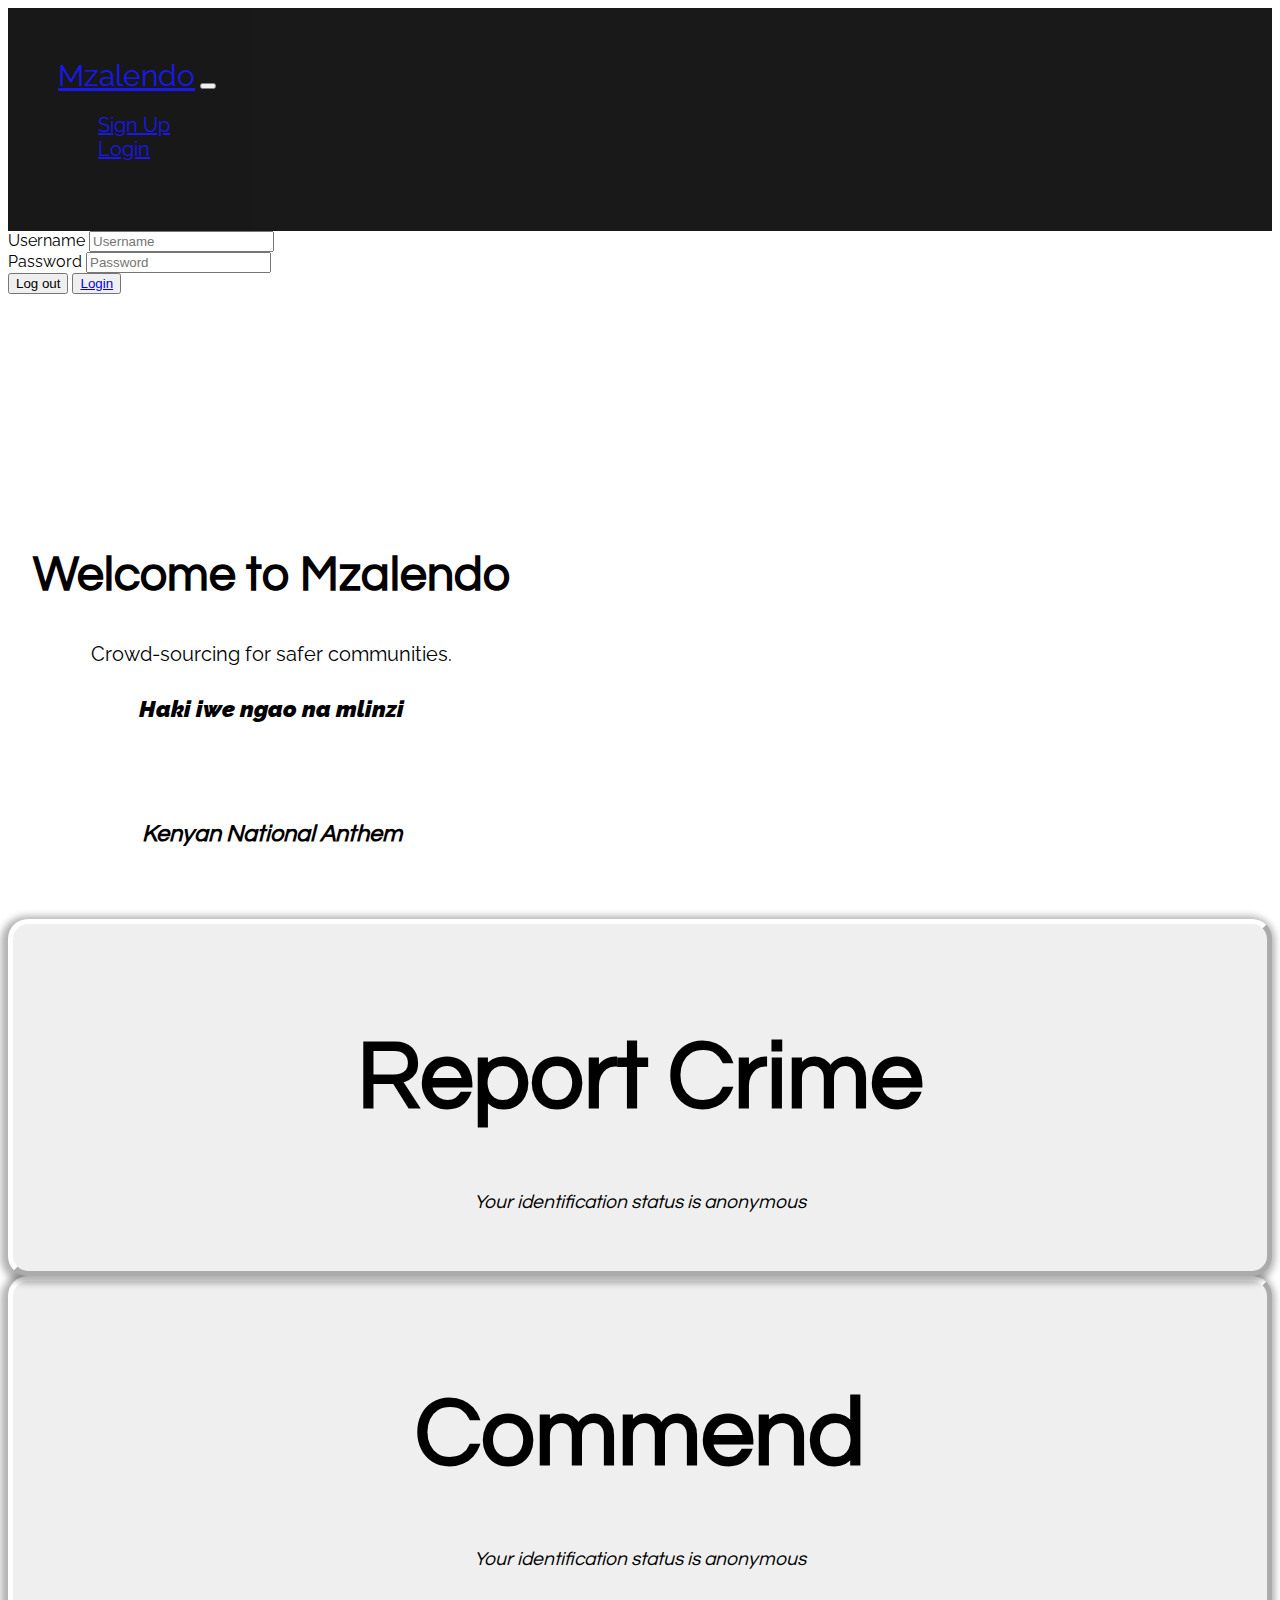
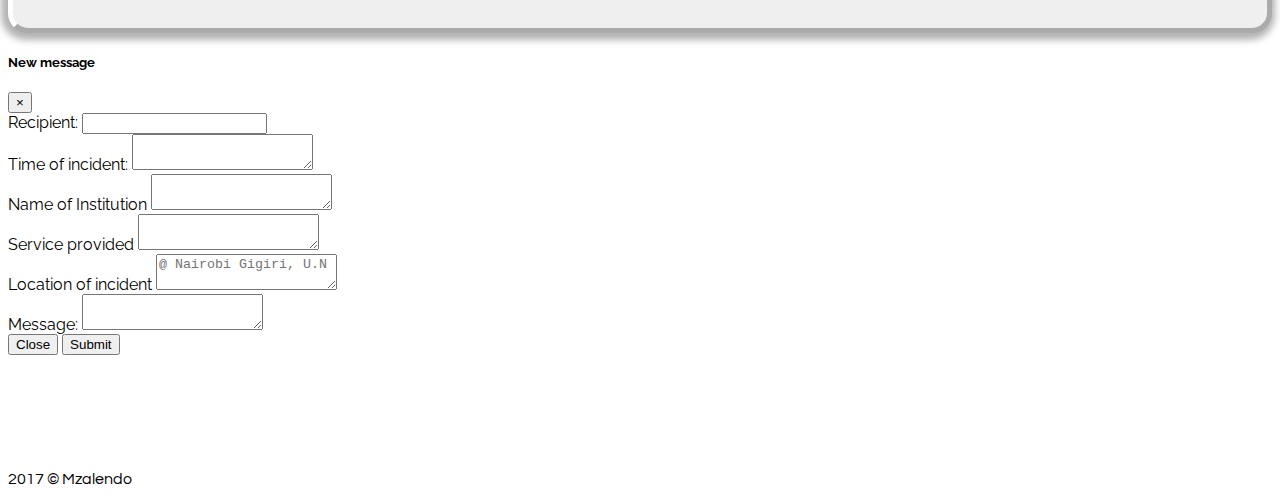
<file: index.html>
<!doctype html>
<html lang="en">

<head>
  <title>Mzalendo</title>
  <!-- Required meta tags -->
  <meta charset="utf-8">
  <meta name="viewport" content="width=device-width, initial-scale=1, shrink-to-fit=no">

  <!-- Bootstrap CSS -->
  <link rel="stylesheet" href="https://maxcdn.bootstrapcdn.com/bootstrap/4.0.0-beta.2/css/bootstrap.min.css" integrity="sha384-PsH8R72JQ3SOdhVi3uxftmaW6Vc51MKb0q5P2rRUpPvrszuE4W1povHYgTpBfshb" crossorigin="anonymous">
  <link rel="stylesheet" href="https://cdnjs.cloudflare.com/ajax/libs/animate.css/3.5.2/animate.min.css">
  <link rel="stylesheet" href="css/master.css">
</head>

<body>
  <!--Navigation-->
  <section class="navigation">
    <!--In previous bootstrap the navbar-expand was navbar-toggleable-->
    <nav class="navbar navbar-expand-md navbar-dark fixed-top" style="background-color:#000000">
      <div class="container-fluid">
        <a href="index.html" class="navbar-brand">Mzalendo</a>
        <!--This is how we create the humburger menu icon-->
        <button class="navbar-toggler" data-toggle="collapse" data-target="#navbarCollapse" type="button" name="button">
           <span class="navbar-toggler-icon"></span>
         </button>
        <!--This is the menu elements that will collapse into the humburger-->
        <div class="collapse navbar-collapse" id="navbarCollapse">
          <!--the ml(margin-left) auto  is going to move the ul to the right -->
          <ul class="navbar-nav ml-auto">
            <li class="nav-item">
              <a href="Sign Up.html" class="nav-link">Sign Up</a>
            </li>
            <li class="nav-item">
              <a href="Login.html" data-toggle="modal" data-target="#LogIn" data-whatever="@mdo" class="nav-link">Login</a>
            </li>
          </ul>
        </div>
      </div>
    </nav>
  </section>
  <!--login-->
  <!-- TODO remember to remove the media icons -->
  <div class="modal fade" id="LogIn" tabindex="-1" role="dialog" aria-labelledby="exampleModalLabel" aria-hidden="true">
    <div class="modal-dialog" role="document">
      <div class="modal-content">
        <div class="modal-body">
          <form>
            <div class="form-group">
              <label for="recipient-name" class="col-form-label">Username</label>
              <input type="text" class="form-control" id="userName" placeholder="Username">
            </div>
            <div class="form-group">
              <label for="message-text" class="col-form-label">Password</label>
              <input type="password" class="form-control" id="passWord" placeholder="Password">
            </div>
          </form>
        </div>
        <div class="modal-footer">
          <button type="button" class="btn btn-secondary" data-dismiss="modal">Log out</button>
          <!-- TODO remember to remove the data dismiss  -->
          <button class="btn btn-outline-primary" type="button" name="button"><a href="comm-dash/community.html"  class="nav-link">Login</a></button>
        </div>
      </div>
    </div>
  </div>
  <!--Report Section-->
  <section class="main">
    <div class="container">
      <h1>Welcome to Mzalendo</h1>
      <p>Crowd-sourcing for safer communities.</p>
      <blockquote class="blockquote">
        <h3><strong>Haki iwe ngao na mlinzi</strong><footer class="blockquote-footer"><cite title="Source Title">Kenyan National Anthem</cite></footer></h3>

      </blockquote>
    </div>
  </section>
  <div class="container d-flex justify-content-center">
    <div class="row">
      <div class=" col-md-6">
        <button id="btnReport" class="btn btn-danger animated tada" data-toggle="modal" data-target="#report" data-whatever="@mzalendo_crimeReport" role="button" aria-pressed="true">
            <h1>Report Crime</h1>
            <p><em>Your identification status is anonymous</em></p>
           </button>
      </div>
      <div class="col-md-6">
        <button id="btnCommend" class="btn btn-success animated pulse" data-toggle="modal" data-target="#report" data-whatever="@mzalendo_commendReport" role="button" aria-pressed="true">
             <h1>Commend</h1>
             <p><em>Your identification status is anonymous</em></p>
            </button>
      </div>
    </div>
  </div>
  <!--Main Modal-->
  <div class="modal fade" id="report" tabindex="-1" role="dialog" aria-labelledby="reportLabel" aria-hidden="true">
    <div class="modal-dialog" role="document">
      <div class="modal-content">
        <div class="modal-header">
          <h5 class="modal-title" id="reportLabel">New message</h5>
          <button type="button" class="close" data-dismiss="modal" aria-label="Close">
              <span aria-hidden="true">&times;</span>
            </button>
        </div>
        <div class="modal-body">
          <form>
            <div class="form-group">
              <label for="recipient-name" class="col-form-label">Recipient:</label>
              <input type="text" class="form-control" id="recipient-name">
            </div>
            <div class="form-group">
              <label for="message-text" class="col-form-label">Time of incident:</label>
              <textarea class="form-control" id="time-text"></textarea>
            </div>
            <div class="form-group">
              <label for="message-text" class="col-form-label">Name of Institution</label>
              <textarea class="form-control" id="location-text"></textarea>
            </div>
            <div class="form-group">
              <label for="message-text" class="col-form-label">Service provided</label>
              <textarea class="form-control" id="location-text"></textarea>
            </div>
            <div class="form-group">
              <label for="message-text" class="col-form-label">Location of incident</label>
              <textarea class="form-control" id="location-text" placeholder="@ Nairobi Gigiri, U.N"></textarea>
            </div>
            <div class="form-group">
              <label for="message-text" class="col-form-label">Message:</label>
              <textarea class="form-control" id="message-report"></textarea>
            </div>
          </form>
        </div>
        <div class="modal-footer">
          <button class="btn btn-outline-secondary" type="button" name="button" data-dismiss="modal">Close</button>
          <button id="reportSubmit" class="btn btn-outline-primary" type="button" name="button" data-dismiss="modal">Submit</button>
        </div>
      </div>
    </div>
  </div>
  <footer class="footer">
    <div class="footer__block block no-margin-bottom">
      <div class="container-fluid text-center">
        <p class="no-margin-bottom">2017 &copy; Mzalendo</p>
      </div>
    </div>
  </footer>


  <!-- Optional JavaScript -->
  <!-- jQuery first, then Popper.js, then Bootstrap JS -->
  <script src="https://ajax.googleapis.com/ajax/libs/jquery/3.2.1/jquery.min.js"></script>
  <script src="https://cdnjs.cloudflare.com/ajax/libs/popper.js/1.12.3/umd/popper.min.js" integrity="sha384-vFJXuSJphROIrBnz7yo7oB41mKfc8JzQZiCq4NCceLEaO4IHwicKwpJf9c9IpFgh" crossorigin="anonymous"></script>
  <script src="https://maxcdn.bootstrapcdn.com/bootstrap/4.0.0-beta.2/js/bootstrap.min.js" integrity="sha384-alpBpkh1PFOepccYVYDB4do5UnbKysX5WZXm3XxPqe5iKTfUKjNkCk9SaVuEZflJ" crossorigin="anonymous"></script>
  <script src="js/main.js" charset="utf-8"></script>
</body>

</html>
</file>
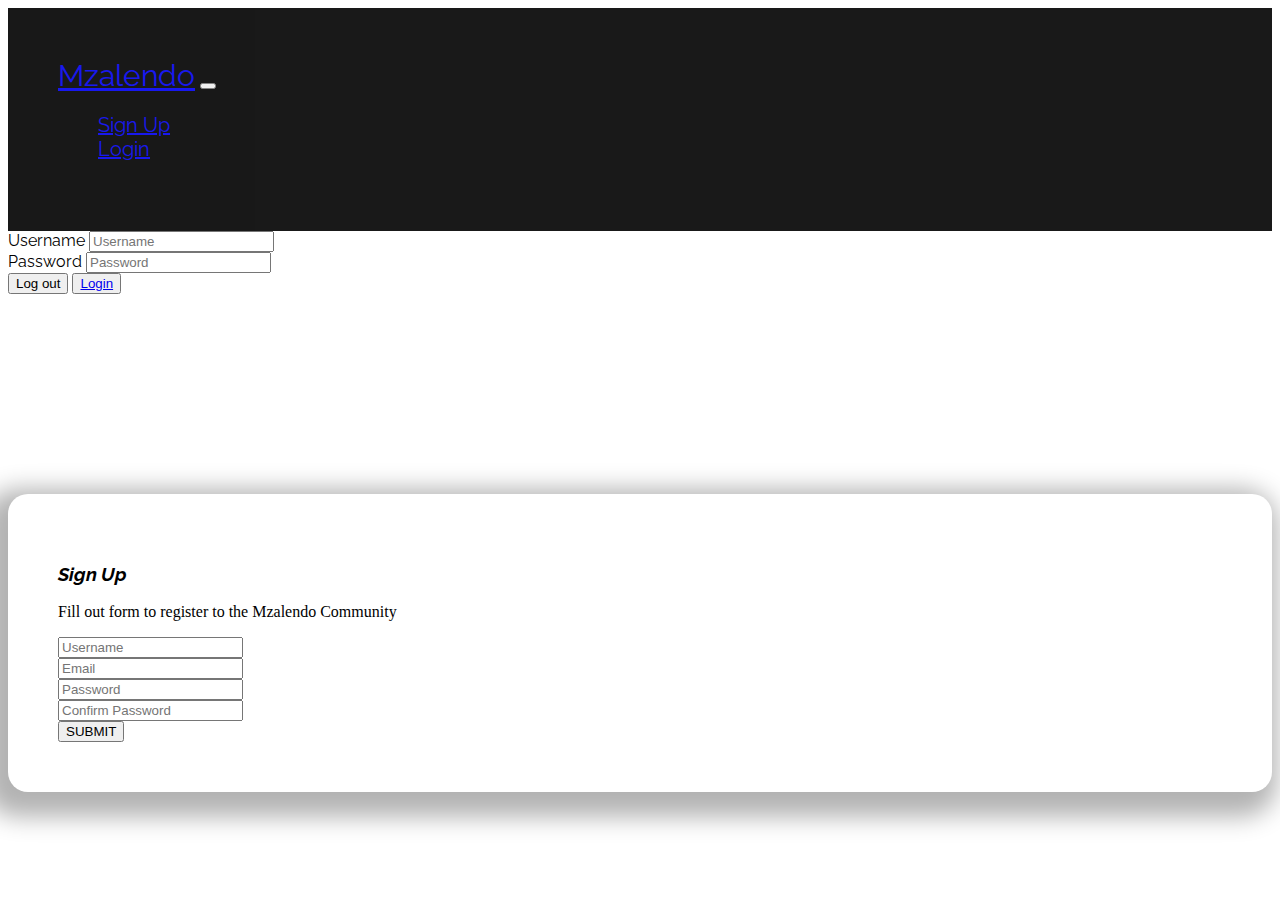
<file: Sign Up.html>
<!doctype html>
<html lang="en">

<head>
  <title>Mzalendo</title>
  <!-- Required meta tags -->
  <meta charset="utf-8">
  <meta name="viewport" content="width=device-width, initial-scale=1, shrink-to-fit=no">

  <!-- Bootstrap CSS -->
  <link rel="stylesheet" href="https://maxcdn.bootstrapcdn.com/bootstrap/4.0.0-beta.2/css/bootstrap.min.css" integrity="sha384-PsH8R72JQ3SOdhVi3uxftmaW6Vc51MKb0q5P2rRUpPvrszuE4W1povHYgTpBfshb" crossorigin="anonymous">
  <link rel="stylesheet" href="https://cdnjs.cloudflare.com/ajax/libs/animate.css/3.5.2/animate.min.css">
  <link rel="stylesheet" href="css/master.css">
</head>

<body>
  <!--Navigation-->
  <section class="navigation">
    <!--In previous bootstrap the navbar-expand was navbar-toggleable-->
    <nav class="navbar navbar-expand-md navbar-dark fixed-top" style="background-color:#000000">
      <div class="container-fluid">
        <a href="index.html" class="navbar-brand">Mzalendo</a>
        <!--This is how we create the humburger menu icon-->
        <button class="navbar-toggler" data-toggle="collapse" data-target="#navbarCollapse" type="button" name="button">
           <span class="navbar-toggler-icon"></span>
         </button>
        <!--This is the menu elements that will collapse into the humburger-->
        <div class="collapse navbar-collapse" id="navbarCollapse">
          <!--the ml(margin-left) auto  is going to move the ul to the right -->
          <ul class="navbar-nav ml-auto">
            <li class="active nav-item">
              <a href="Sign Up.html" class="nav-link">Sign Up</a>
            </li>
            <li class="nav-item">
              <a href="Login.html" data-toggle="modal" data-target="#LogIn" data-whatever="@mdo" class="nav-link">Login</a>
            </li>
          </ul>
        </div>
      </div>
    </nav>
  </section>

  <div class="modal fade" id="LogIn" tabindex="-1" role="dialog" aria-labelledby="exampleModalLabel" aria-hidden="true">
    <div class="modal-dialog" role="document">
      <div class="modal-content">
        <div class="modal-body">
          <form>
            <div class="form-group">
              <label for="recipient-name" class="col-form-label">Username</label>
              <input type="text" class="form-control" id="userName" placeholder="Username">
            </div>
            <div class="form-group">
              <label for="message-text" class="col-form-label">Password</label>
              <input type="password" class="form-control" id="passWord" placeholder="Password">
            </div>
          </form>
        </div>
        <div class="modal-footer">
          <button type="button" class="btn btn-secondary" data-dismiss="modal">Log out</button>
          <button class="btn btn-outline-primary" type="button" name="button"><a href="comm-dash/community.html"  class="nav-link">Login</a></button>
        </div>
        </div>
      </div>
    </div>
  </div>

  <div class="container card-form">
    <div class="card bg-dark text-center text-white ">
      <div class="card-body">
        <h3>Sign Up</h3>
        <p>Fill out form to register to the Mzalendo Community</p>
        <form class="" action="index.html" method="post">
          <div class="form-group">
            <input type="text" class="form-control form-control-lg" placeholder="Username" name="" value="">
          </div>
          <div class="form-group">
            <input type="email" class="form-control form-control-lg" placeholder="Email" name="" value="">
          </div>
          <div class="form-group">
            <input type="password" class="form-control form-control-lg" placeholder="Password" name="" value="">
          </div>
          <div class="form-group">
            <input type="password" class="form-control form-control-lg" placeholder="Confirm Password" name="" value="">
          </div>
          <a href="comm-dash/community.html"><input type="button" value="SUBMIT" class="btn btn-outline-light btn-block"></a>
        </form>
      </div>
    </div>
  </div>


  <!-- Optional JavaScript -->
  <!-- jQuery first, then Popper.js, then Bootstrap JS -->
  <script src="https://ajax.googleapis.com/ajax/libs/jquery/3.2.1/jquery.min.js"></script>
  <script src="https://cdnjs.cloudflare.com/ajax/libs/popper.js/1.12.3/umd/popper.min.js" integrity="sha384-vFJXuSJphROIrBnz7yo7oB41mKfc8JzQZiCq4NCceLEaO4IHwicKwpJf9c9IpFgh" crossorigin="anonymous"></script>
  <script src="https://maxcdn.bootstrapcdn.com/bootstrap/4.0.0-beta.2/js/bootstrap.min.js" integrity="sha384-alpBpkh1PFOepccYVYDB4do5UnbKysX5WZXm3XxPqe5iKTfUKjNkCk9SaVuEZflJ" crossorigin="anonymous"></script>
  <script src="js/main.js" charset="utf-8"></script>
</body>

</html>
</file>
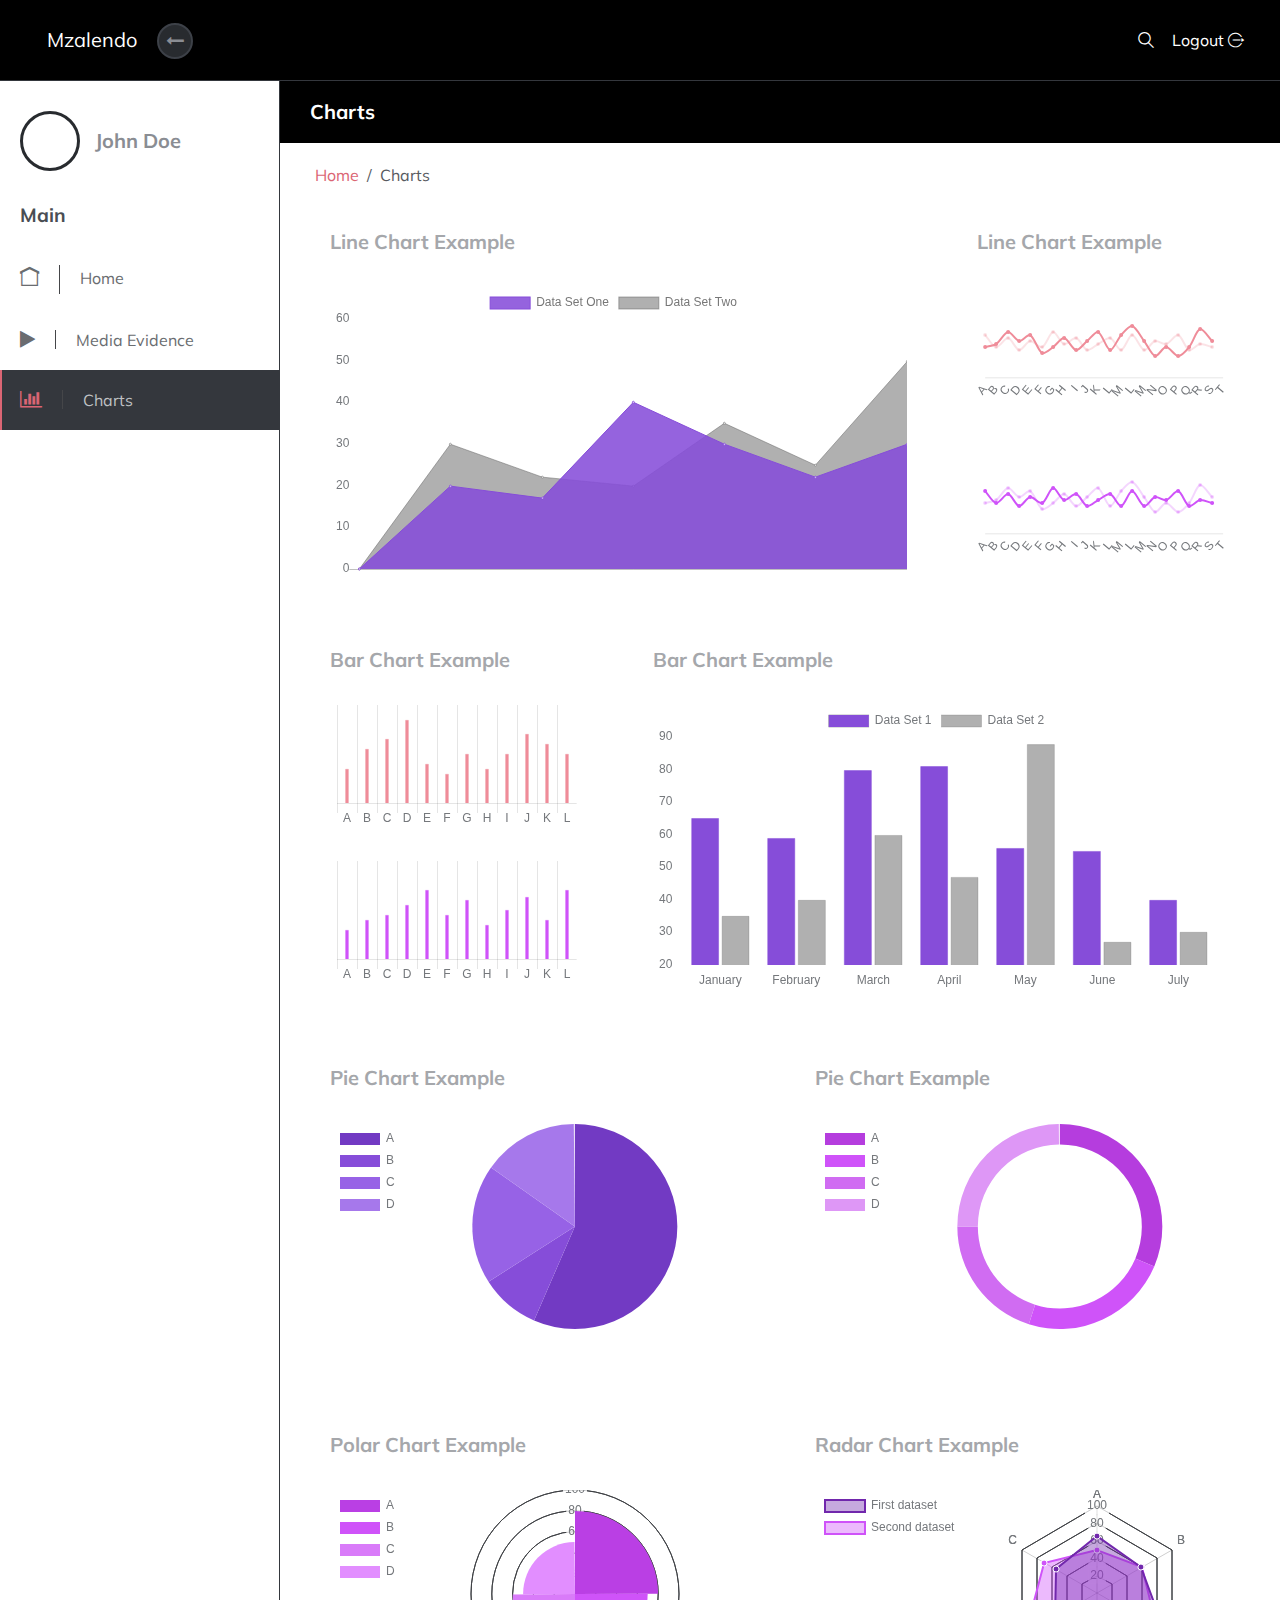
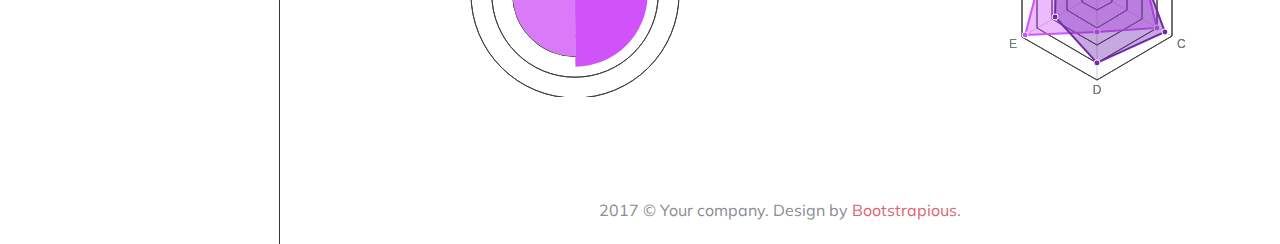
<file: comm-dash/charts.html>
<!DOCTYPE html>
<html>

<head>
  <meta charset="utf-8">
  <meta http-equiv="X-UA-Compatible" content="IE=edge">
  <title>Charts</title>
  <meta name="description" content="">
  <meta name="viewport" content="width=device-width, initial-scale=1">
  <meta name="robots" content="all,follow">
  <!-- Bootstrap CSS-->
  <link rel="stylesheet" href="vendor/bootstrap/css/bootstrap.min.css">
  <!-- Font Awesome CSS-->
  <link rel="stylesheet" href="vendor/font-awesome/css/font-awesome.min.css">
  <!-- Custom Font Icons CSS-->
  <link rel="stylesheet" href="css/font.css">
  <!-- Google fonts - Muli-->
  <link rel="stylesheet" href="https://fonts.googleapis.com/css?family=Muli:300,400,700">
  <!-- theme stylesheet-->
  <link rel="stylesheet" href="css/style.default.css" id="theme-stylesheet">
  <!-- Custom stylesheet - for your changes-->
  <link rel="stylesheet" href="css/custom.css">
  <!-- Favicon-->
  <link rel="shortcut icon" href="img/favicon.ico">
  <!-- Tweaks for older IEs-->
  <!--[if lt IE 9]>
        <script src="https://oss.maxcdn.com/html5shiv/3.7.3/html5shiv.min.js"></script>
        <script src="https://oss.maxcdn.com/respond/1.4.2/respond.min.js"></script><![endif]-->
</head>

<body>

  <header class="header">
    <nav class="navbar navbar-expand-lg">
      <div class="search-panel">
        <div class="search-inner d-flex align-items-center
    justify-content-center">
          <div class="close-btn">Close <i class="fa
    fa-close"></i></div>
          <form id="searchForm" action="#">
            <div class="form-group"> <input type="search" name="search" placeholder="What are
    you searching for..."> <button type="submit" class="submit">Search</button>
            </div>
          </form>
        </div>
      </div>
      <div class="container-fluid d-flex
    align-items-center justify-content-between">
        <div class="navbar-header"><a href="index.html" class="navbar-brand"> <a href="../index.html"
    class="navbar-brand">Mzalendo</a> <button class="sidebar-toggle"><i
    class="fa fa-long-arrow-left"></i></button> </div>
        <ul class="right-menu
    list-inline no-margin-bottom">
          <li class="list-inline-item"><a href="#" class="search-open nav-link"><i
    class="icon-magnifying-glass-browser"></i></a></li>
          <li class="list-inline-item logout"><a href="../index.html" class="nav-link">Logout <i class="icon-logout"></i></a></li>
        </ul>
      </div>
    </nav>
  </header>
  <div class="d-flex align-items-stretch">
    <nav id="sidebar">
      <div class="sidebar-header d-flex align-items-center">
        <div class="avatar"><img class="img-fluid rounded-circle"></div>
        <div class="title">
          <h1 class="h5">John Doe</h1> </div>
      </div><span class="heading">Main</span>
      <ul class="list-unstyled">
        <li><a href="community.html"><i class="icon-home"></i>Home</a></li>
        <li><a href="https://drive.google.com/drive/my-drive"><i class="fa fa-play" aria-hidden="true"></i>Media Evidence</a></li>
        <li class="active"><a href="charts.html"> <i class="fa fa-bar-chart"></i>Charts
    </a></li>
      </ul>
    </nav>
    <div class="page-content">
      <div class="page-header
    no-margin-bottom">
        <div class="container-fluid">
          <h2 class="h5
    no-margin-bottom">Charts</h2> </div>
      </div>
      <ul class="breadcrumb">
        <div class="container-fluid">
          <li class="breadcrumb-item"><a href="community.html">Home</a></li>
          <li class="breadcrumb-item
    active">Charts</li>
        </div>
      </ul>
      <section>
        <div class="container-fluid">
          <div class="row">
            <div class="col-lg-8">
              <div class="line-chart block
    chart">
                <div class="title"><strong>Line Chart Example</strong></div> <canvas id="lineChartCustom1"></canvas> </div>
            </div>
            <div class="col-lg-4">
              <div class="lin-chart block chart">
                <div class="title"><strong>Line Chart
    Example</strong></div>
                <div class="line-chart chart margin-bottom-sm">
                  <canvas id="lineChartCustom2"></canvas> </div>
                <div class="line-chart
    chart"> <canvas id="lineChartCustom3"></canvas> </div>
              </div>
            </div>
            <div class="col-lg-4">
              <div class="chart block">
                <div class="title"> <strong>Bar
    Chart Example</strong></div>
                <div class="bar-chart chart margin-bottom-sm">
                  <canvas id="barChartCustom1"></canvas> </div>
                <div class="bar-chart chart">
                  <canvas id="barChartCustom2"></canvas> </div>
              </div>
            </div>
            <div class="col-lg-8">
              <div class="bar-chart block chart">
                <div class="title"><strong>Bar Chart Example</strong></div>
                <div class="bar-chart
    chart"> <canvas id="barChartCustom3"></canvas> </div>
              </div>
            </div>
            <div class="col-lg-6">
              <div class="pie-chart chart block">
                <div class="title"><strong>Pie Chart Example</strong></div>
                <div class="pie-chart
    chart margin-bottom-sm"> <canvas id="pieChartCustom1"></canvas> </div>
              </div>
            </div>
            <div class="col-lg-6">
              <div class="doughnut-chart chart
    block">
                <div class="title"><strong>Pie Chart Example</strong></div>
                <div class="doughnut-chart chart margin-bottom-sm"> <canvas id="doughnutChartCustom1"></canvas> </div>
              </div>
            </div>
            <div class="col-lg-6">
              <div class="polar-chart chart block">
                <div class="title"><strong>Polar Chart Example</strong></div>
                <div class="polar-chart chart margin-bottom-sm"> <canvas id="polarChartCustom"></canvas> </div>
              </div>
            </div>
            <div class="col-lg-6">
              <div class="radar-chart chart block">
                <div class="title"><strong>Radar Chart
    Example</strong></div>
                <div class="radar-chart chart margin-bottom-sm">
                  <canvas id="radarChartCustom"></canvas> </div>
              </div>
            </div>
          </div>
        </div>
      </section>
      <footer class="footer">
        <div class="footer__block block
    no-margin-bottom">
          <div class="container-fluid text-center">
            <!-- Please do not remove the backlink to us unless you support us at https://bootstrapious.com/donate. It is part of the license conditions. Thank you for understanding :)-->
            <p class="no-margin-bottom">2017 &copy; Your company. Design by <a href="https://bootstrapious.com">Bootstrapious</a>.</p>
          </div>
        </div>
      </footer>
    </div>
  </div>
  <!-- Javascript files-->
  <script src="https://code.jquery.com/jquery-3.2.1.min.js"></script>
  <script src="https://cdnjs.cloudflare.com/ajax/libs/popper.js/1.11.0/umd/popper.min.js">
  </script>
  <script src="vendor/bootstrap/js/bootstrap.min.js"></script>
  <script src="vendor/jquery.cookie/jquery.cookie.js">
  </script>
  <script src="vendor/chart.js/Chart.min.js"></script>
  <script src="js/charts-custom.js"></script>
  <script src="js/front.js"></script>
</body>

</html>
</file>
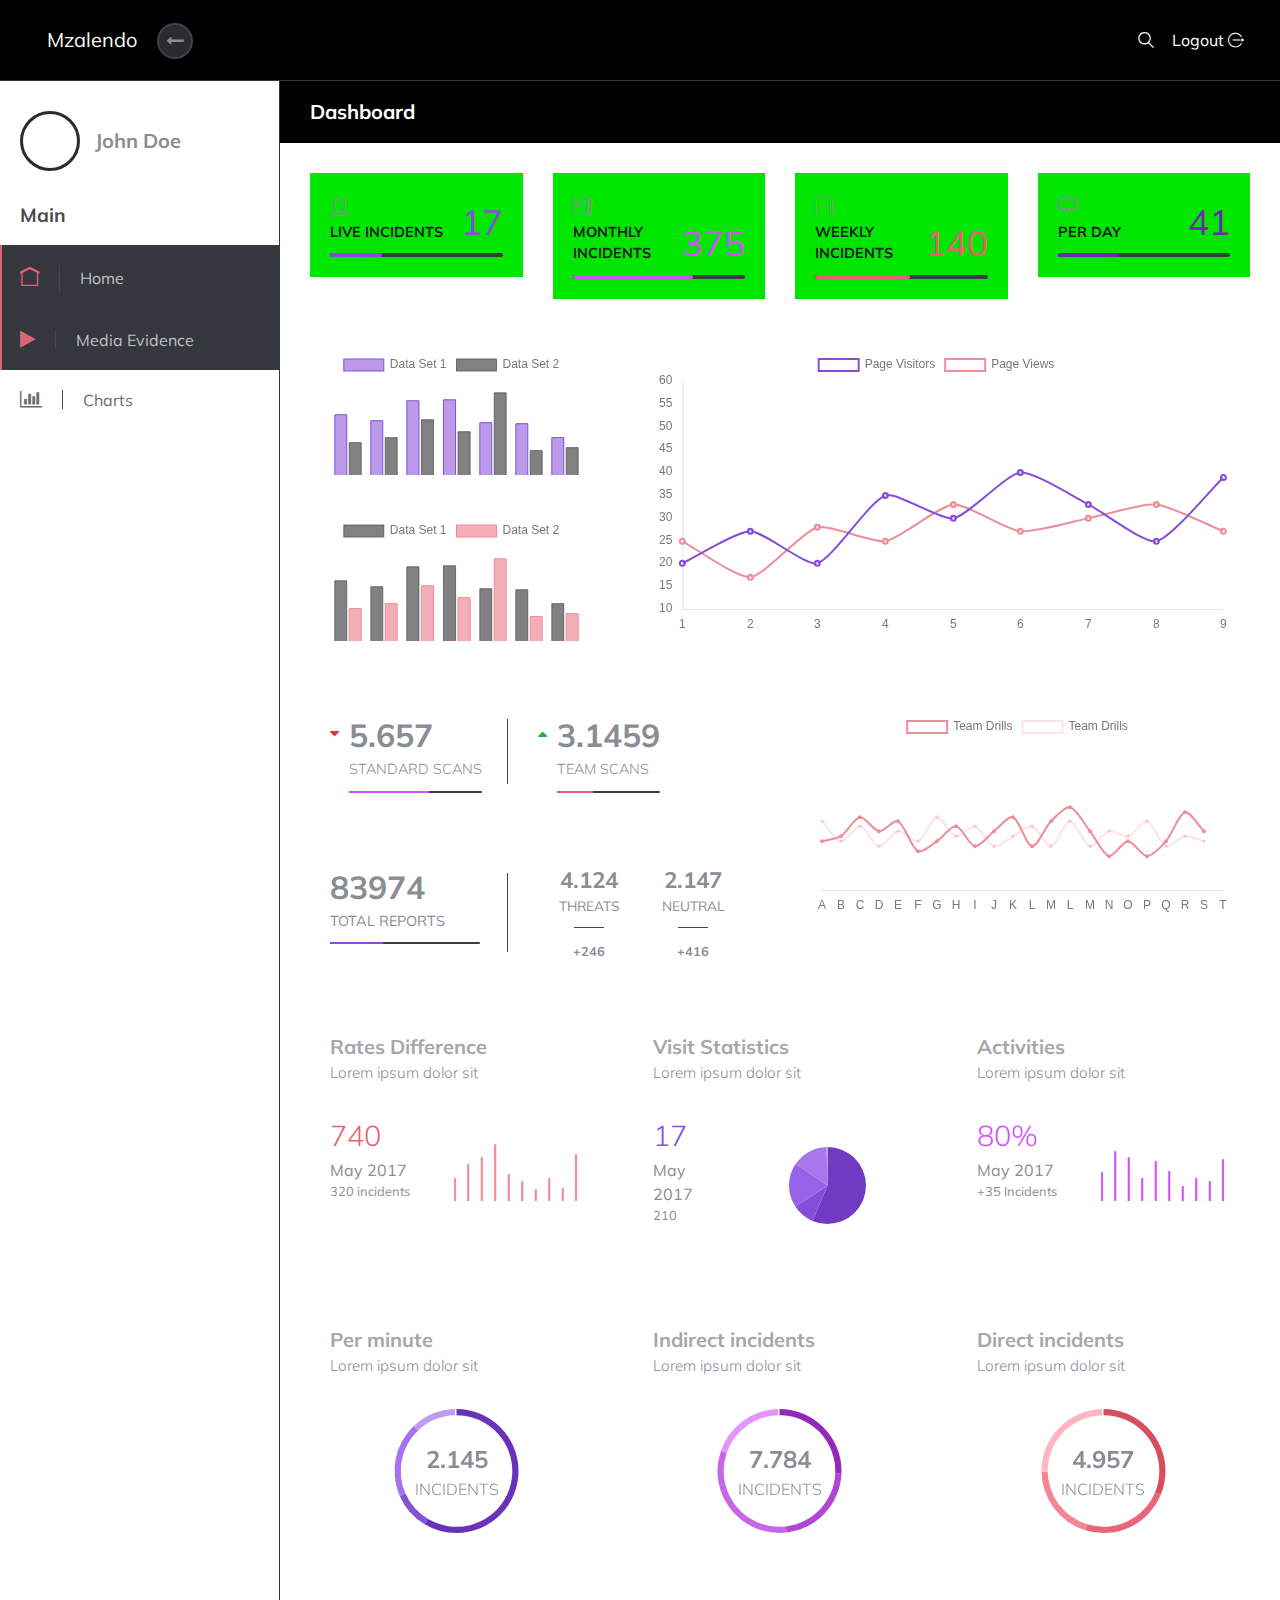
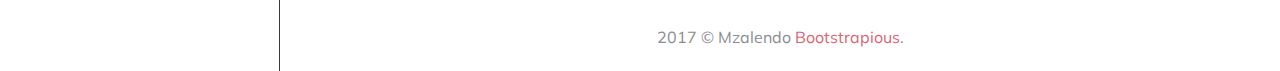
<file: comm-dash/community.html>
<!DOCTYPE html>
<html>

<head>
  <meta charset="utf-8">
  <meta http-equiv="X-UA-Compatible" content="IE=edge">
  <title>Mzalendo Community</title>
  <meta name="description" content="">
  <meta name="viewport" content="width=device-width, initial-scale=1">
  <meta name="robots" content="all,follow">
  <!-- Bootstrap CSS-->
  <link rel="stylesheet" href="vendor/bootstrap/css/bootstrap.min.css">
  <!-- Font Awesome CSS-->
  <link rel="stylesheet" href="vendor/font-awesome/css/font-awesome.min.css">
  <!-- Custom Font Icons CSS-->
  <link rel="stylesheet" href="css/font.css">
  <!-- Google fonts - Muli-->
  <link rel="stylesheet" href="https://fonts.googleapis.com/css?family=Muli:300,400,700">
  <!-- theme stylesheet-->
  <link rel="stylesheet" href="css/style.default.css" id="theme-stylesheet">
  <!-- Custom stylesheet - for your changes-->
  <link rel="stylesheet" href="css/custom.css">
  <!-- Favicon
  <link rel="shortcut icon" href="img/favicon.ico">
  -->
  <!-- Tweaks for older IEs-->
  <!--[if lt IE 9]>
        <script src="https://oss.maxcdn.com/html5shiv/3.7.3/html5shiv.min.js"></script>
        <script src="https://oss.maxcdn.com/respond/1.4.2/respond.min.js"></script><![endif]-->
</head>

<body>
  <header class="header">
    <nav class="navbar navbar-expand-lg">
      <div class="search-panel">
        <div class="search-inner d-flex align-items-center justify-content-center">
          <div class="close-btn">Close <i class="fa fa-close"></i></div>
          <form id="searchForm" action="#">
            <div class="form-group">
              <input type="search" name="search" placeholder="What are you searching for...">
              <button type="submit" class="submit">Search</button>
            </div>
          </form>
        </div>
      </div>
      <div class="container-fluid d-flex align-items-center justify-content-between">
        <div class="navbar-header"><a href="index.html" class="navbar-brand">
              <a href="../index.html" class="navbar-brand">Mzalendo</a>
          <button class="sidebar-toggle"><i class="fa fa-long-arrow-left"></i></button>
        </div>
        <ul class="right-menu list-inline no-margin-bottom">
          <li class="list-inline-item"><a href="#" class="search-open nav-link"><i class="icon-magnifying-glass-browser"></i></a></li>
          <li class="list-inline-item logout"><a href="../index.html" class="nav-link">Logout <i class="icon-logout"></i></a></li>
        </ul>
      </div>
    </nav>
  </header>
  <div class="d-flex align-items-stretch">
    <nav id="sidebar">
      <div class="sidebar-header d-flex align-items-center">
        <div class="avatar"></div>
        <div class="title">
          <h1 class="h5">John Doe</h1>
        </div>
      </div><span class="heading">Main</span>
      <ul class="list-unstyled">
        <li class="active"><a href="../index.html"><i class="icon-home"></i>Home</a></li>
        <li class="active"><a href="https://drive.google.com/drive/my-drive"><i class="fa fa-play" aria-hidden="true"></i>Media Evidence</a></li>
        <li> <a href="charts.html"> <i class="fa fa-bar-chart"></i>Charts </a></li>
      </ul>

    </nav>
    <div class="page-content">
      <div class="page-header">
        <div class="container-fluid">
          <h2 class="h5 no-margin-bottom">Dashboard</h2>
        </div>
      </div>
      <section class="no-padding-top no-padding-bottom">
        <div class="container-fluid">
          <div class="row">
            <div class="col-md-3 col-sm-6">
              <div class="statistic-block block">
                <div class="progress-details d-flex align-items-end justify-content-between">
                  <div class="title">
                    <div class="icon"><i class="icon-user-1"></i></div><strong>Live incidents</strong>
                  </div>
                  <div class="number dashtext-1">27</div>
                </div>
                <div class="progress">
                  <div role="progressbar" style="width: 30%" aria-valuenow="30" aria-valuemin="0" aria-valuemax="100" class="progress-bar dashbg-1"></div>
                </div>
              </div>
            </div>
            <div class="col-md-3 col-sm-6">
              <div class="statistic-block block">
                <div class="progress-details d-flex align-items-end justify-content-between">
                  <div class="title">
                    <div class="icon"><i class="icon-contract"></i></div><strong>Monthly Incidents</strong>
                  </div>
                  <div class="number dashtext-2">375</div>
                </div>
                <div class="progress">
                  <div role="progressbar" style="width: 70%" aria-valuenow="70" aria-valuemin="0" aria-valuemax="100" class="progress-bar dashbg-2"></div>
                </div>
              </div>
            </div>
            <div class="col-md-3 col-sm-6">
              <div class="statistic-block block">
                <div class="progress-details d-flex align-items-end justify-content-between">
                  <div class="title">
                    <div class="icon"><i class="icon-paper-and-pencil"></i></div><strong>Weekly incidents</strong>
                  </div>
                  <div class="number dashtext-3">140</div>
                </div>
                <div class="progress">
                  <div role="progressbar" style="width: 55%" aria-valuenow="55" aria-valuemin="0" aria-valuemax="100" class="progress-bar dashbg-3"></div>
                </div>
              </div>
            </div>
            <div class="col-md-3 col-sm-6">
              <div class="statistic-block block">
                <div class="progress-details d-flex align-items-end justify-content-between">
                  <div class="title">
                    <div class="icon"><i class="icon-writing-whiteboard"></i></div><strong>Per day</strong>
                  </div>
                  <div class="number dashtext-4">41</div>
                </div>
                <div class="progress">
                  <div role="progressbar" style="width: 35%" aria-valuenow="35" aria-valuemin="0" aria-valuemax="100" class="progress-bar dashbg-4"></div>
                </div>
              </div>
            </div>
          </div>
        </div>
      </section>
      <section class="no-padding-bottom">
        <div class="container-fluid">
          <div class="row">
            <div class="col-lg-4">
              <div class="bar-chart block no-margin-bottom">
                <canvas id="barChartExample1"></canvas>
              </div>
              <div class="bar-chart block">
                <canvas id="barChartExample2"></canvas>
              </div>
            </div>
            <div class="col-lg-8">
              <div class="line-cahrt block">
                <canvas id="lineCahrt"></canvas>
              </div>
            </div>
          </div>
        </div>
      </section>
      <section class="no-padding-bottom">
        <div class="container-fluid">
          <div class="row">
            <div class="col-lg-6">
              <div class="stats-2-block block d-flex">
                <div class="stats-2 d-flex">
                  <div class="stats-2-arrow low"><i class="fa fa-caret-down"></i></div>
                  <div class="stats-2-content"><strong class="d-block">5.657</strong><span class="d-block">Standard Scans</span>
                    <div class="progress">
                      <div role="progressbar" style="width: 60%; height: 2px" aria-valuenow="30" aria-valuemin="0" aria-valuemax="100" class="progress-bar dashbg-2"></div>
                    </div>
                  </div>
                </div>
                <div class="stats-2 d-flex">
                  <div class="stats-2-arrow height"><i class="fa fa-caret-up"></i></div>
                  <div class="stats-2-content"><strong class="d-block">3.1459</strong><span class="d-block">Team Scans</span>
                    <div class="progress">
                      <div role="progressbar" style="width: 35%; height: 2px" aria-valuenow="30" aria-valuemin="0" aria-valuemax="100" class="progress-bar dashbg-3"></div>
                    </div>
                  </div>
                </div>
              </div>
              <div class="stats-3-block block d-flex">
                <div class="stats-3"><strong class="d-block d-report">745</strong><span class="d-block">Total reports</span>
                  <div class="progress">
                    <div role="progressbar" style="width: 35%; height: 2px" aria-valuenow="30" aria-valuemin="0" aria-valuemax="100" class="progress-bar dashbg-1"></div>
                  </div>
                </div>
                <div class="stats-3 d-flex justify-content-between text-center">
                  <div class="item"><strong class="d-block strong-sm one">4.124</strong><span class="d-block span-sm">Threats</span>
                    <div class="line"></div><small>+246</small>
                  </div>
                  <div class="item"><strong class="d-block strong-sm two">2.147</strong><span class="d-block span-sm">Neutral</span>
                    <div class="line"></div><small>+416</small>
                  </div>
                </div>
              </div>
            </div>
            <div class="col-lg-6">
              <div class="drills-chart block">
                <canvas id="lineChart1"></canvas>
              </div>
            </div>
          </div>
        </div>
      </section>

      <section class="margin-bottom-sm">
        <div class="container-fluid">
          <div class="row d-flex align-items-stretch">
            <div class="col-lg-4">
              <div class="stats-with-chart-1 block">
                <div class="title"> <strong class="d-block">Rates Difference</strong><span class="d-block">Lorem ipsum dolor sit</span></div>
                <div class="row d-flex align-items-end justify-content-between">
                  <div class="col-5">
                    <div class="text"><strong class="d-block dashtext-3">740</strong><span class="d-block">May 2017</span><small class="d-block">320 incidents</small></div>
                  </div>
                  <div class="col-7">
                    <div class="bar-chart chart">
                      <canvas id="salesBarChart1"></canvas>
                    </div>
                  </div>
                </div>
              </div>
            </div>
            <div class="col-lg-4">
              <div class="stats-with-chart-1 block">
                <div class="title"> <strong class="d-block">Visit Statistics</strong><span class="d-block">Lorem ipsum dolor sit</span></div>
                <div class="row d-flex align-items-end justify-content-between">
                  <div class="col-4">
                    <div class="text"><strong class="d-block dashtext-1">457</strong><span class="d-block">May 2017</span><small class="d-block">210</small></div>
                  </div>
                  <div class="col-8">
                    <div class="bar-chart chart">
                      <canvas id="visitPieChart"></canvas>
                    </div>
                  </div>
                </div>
              </div>
            </div>
            <div class="col-lg-4">
              <div class="stats-with-chart-1 block">
                <div class="title"> <strong class="d-block"> Activities</strong><span class="d-block">Lorem ipsum dolor sit</span></div>
                <div class="row d-flex align-items-end justify-content-between">
                  <div class="col-5">
                    <div class="text"><strong class="d-block dashtext-2">80%</strong><span class="d-block">May 2017</span><small class="d-block">+35 Incidents</small></div>
                  </div>
                  <div class="col-7">
                    <div class="bar-chart chart">
                      <canvas id="salesBarChart2"></canvas>
                    </div>
                  </div>
                </div>
              </div>
            </div>
          </div>
        </div>
      </section>

      <section>
        <div class="container-fluid">
          <div class="row">
            <div class="col-lg-4">
              <div class="stats-with-chart-2 block">
                <div class="title"><strong class="d-block">Per minute</strong><span class="d-block">Lorem ipsum dolor sit</span></div>
                <div class="piechart chart">
                  <canvas id="pieChartHome1"></canvas>
                  <div class="text"><strong class="d-block">2.145</strong><span class="d-block">Incidents</span></div>
                </div>
              </div>
            </div>
            <div class="col-lg-4">
              <div class="stats-with-chart-2 block">
                <div class="title"><strong class="d-block">Indirect incidents</strong><span class="d-block">Lorem ipsum dolor sit</span></div>
                <div class="piechart chart">
                  <canvas id="pieChartHome2"></canvas>
                  <div class="text"><strong class="d-block">7.784</strong><span class="d-block">Incidents</span></div>
                </div>
              </div>
            </div>
            <div class="col-lg-4">
              <div class="stats-with-chart-2 block">
                <div class="title"><strong class="d-block">Direct incidents</strong><span class="d-block">Lorem ipsum dolor sit</span></div>
                <div class="piechart chart">
                  <canvas id="pieChartHome3"></canvas>
                  <div class="text"><strong class="d-block">4.957</strong><span class="d-block">Incidents</span></div>
                </div>
              </div>
            </div>
          </div>
        </div>
      </section>
      <footer class="footer">
        <div class="footer__block block no-margin-bottom">
          <div class="container-fluid text-center">
            <!-- Please do not remove the backlink to us unless you support us at https://bootstrapious.com/donate. It is part of the license conditions. Thank you for understanding :)-->
            <p class="no-margin-bottom">2017 &copy; Mzalendo <a href="https://bootstrapious.com">Bootstrapious</a>.</p>
          </div>
        </div>
      </footer>
    </div>
  </div>
  <!-- Javascript files-->
  <script src="https://code.jquery.com/jquery-3.2.1.min.js"></script>
  <script src="https://cdnjs.cloudflare.com/ajax/libs/popper.js/1.11.0/umd/popper.min.js">
  </script>
  <script src="vendor/bootstrap/js/bootstrap.min.js"></script>
  <script src="vendor/jquery.cookie/jquery.cookie.js">
  </script>
  <script src="vendor/chart.js/Chart.min.js"></script>
  <script src="js/charts-home.js"></script>
  <script src="js/front.js"></script>
  <!--com.js has the code to fiddle directly with this page...copied to the main js though-->
  <script src="../js/main.js"></script>
</body>

</html>
</file>
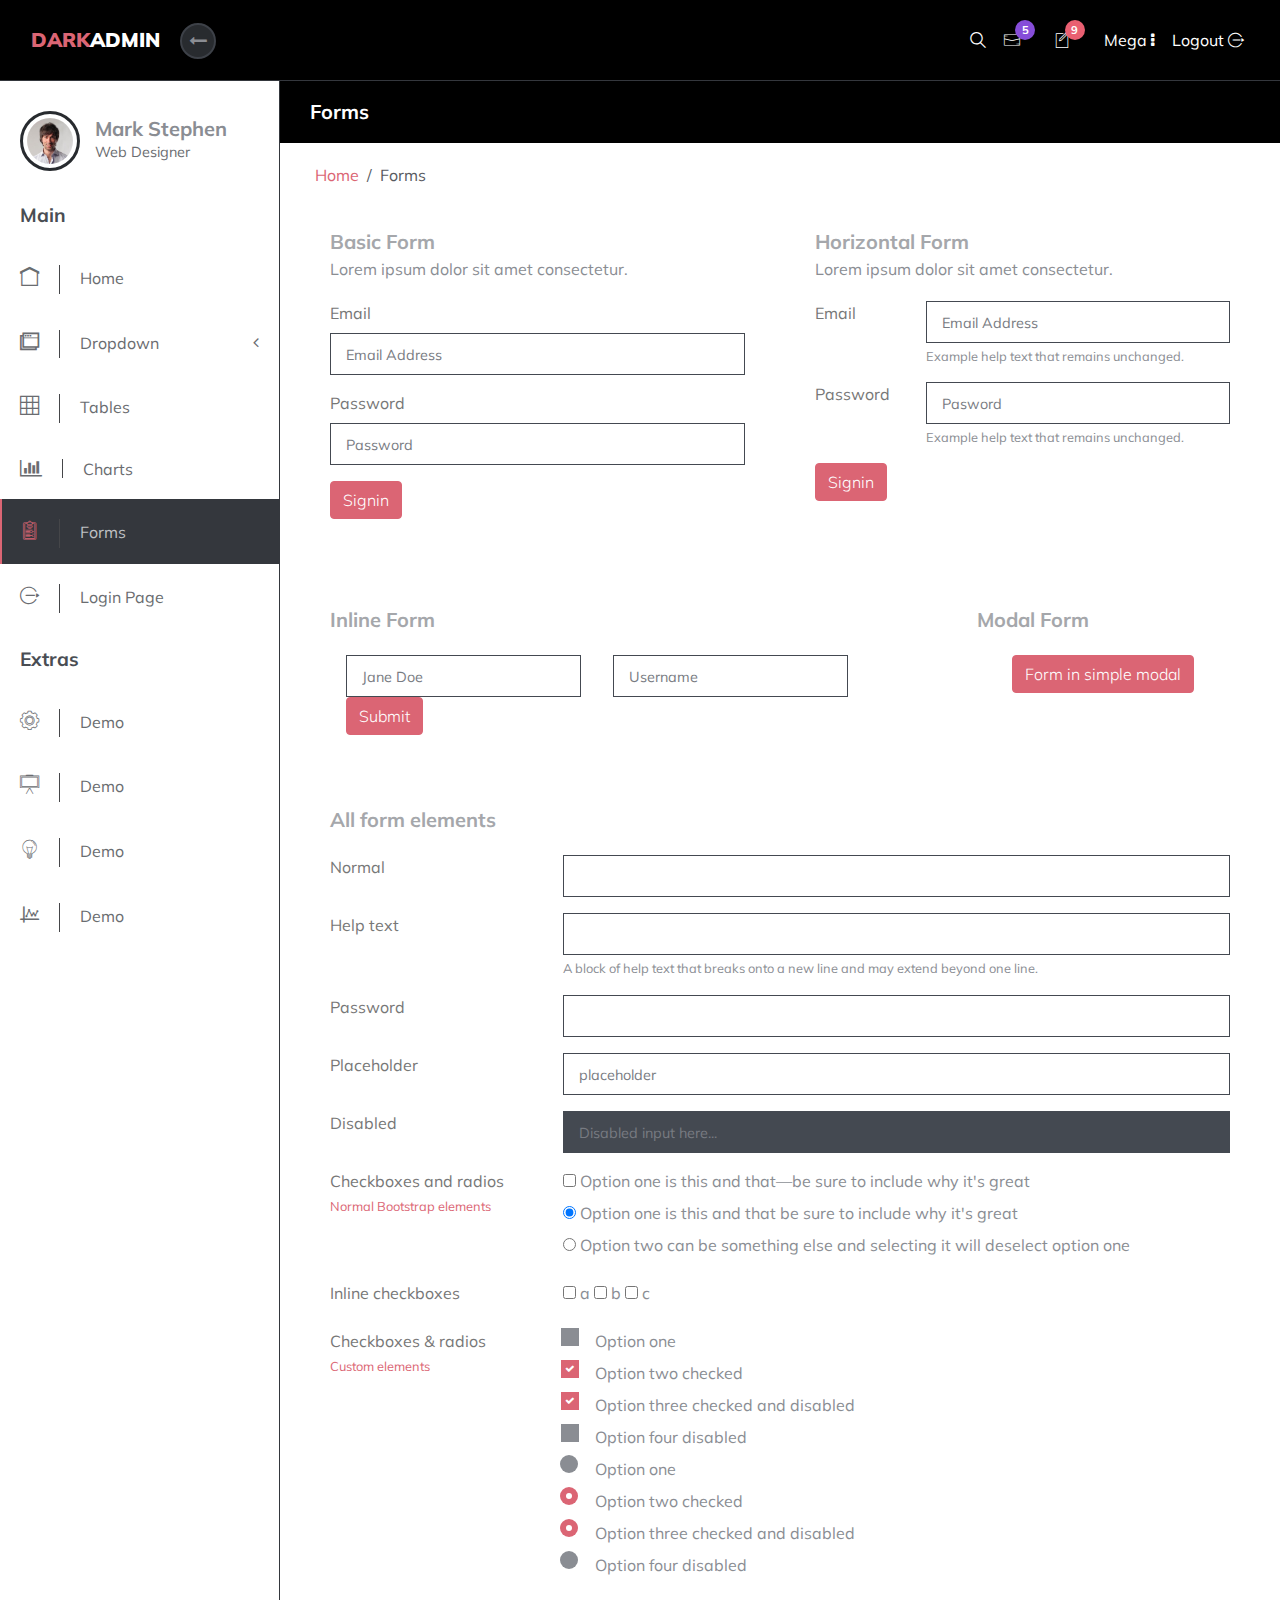
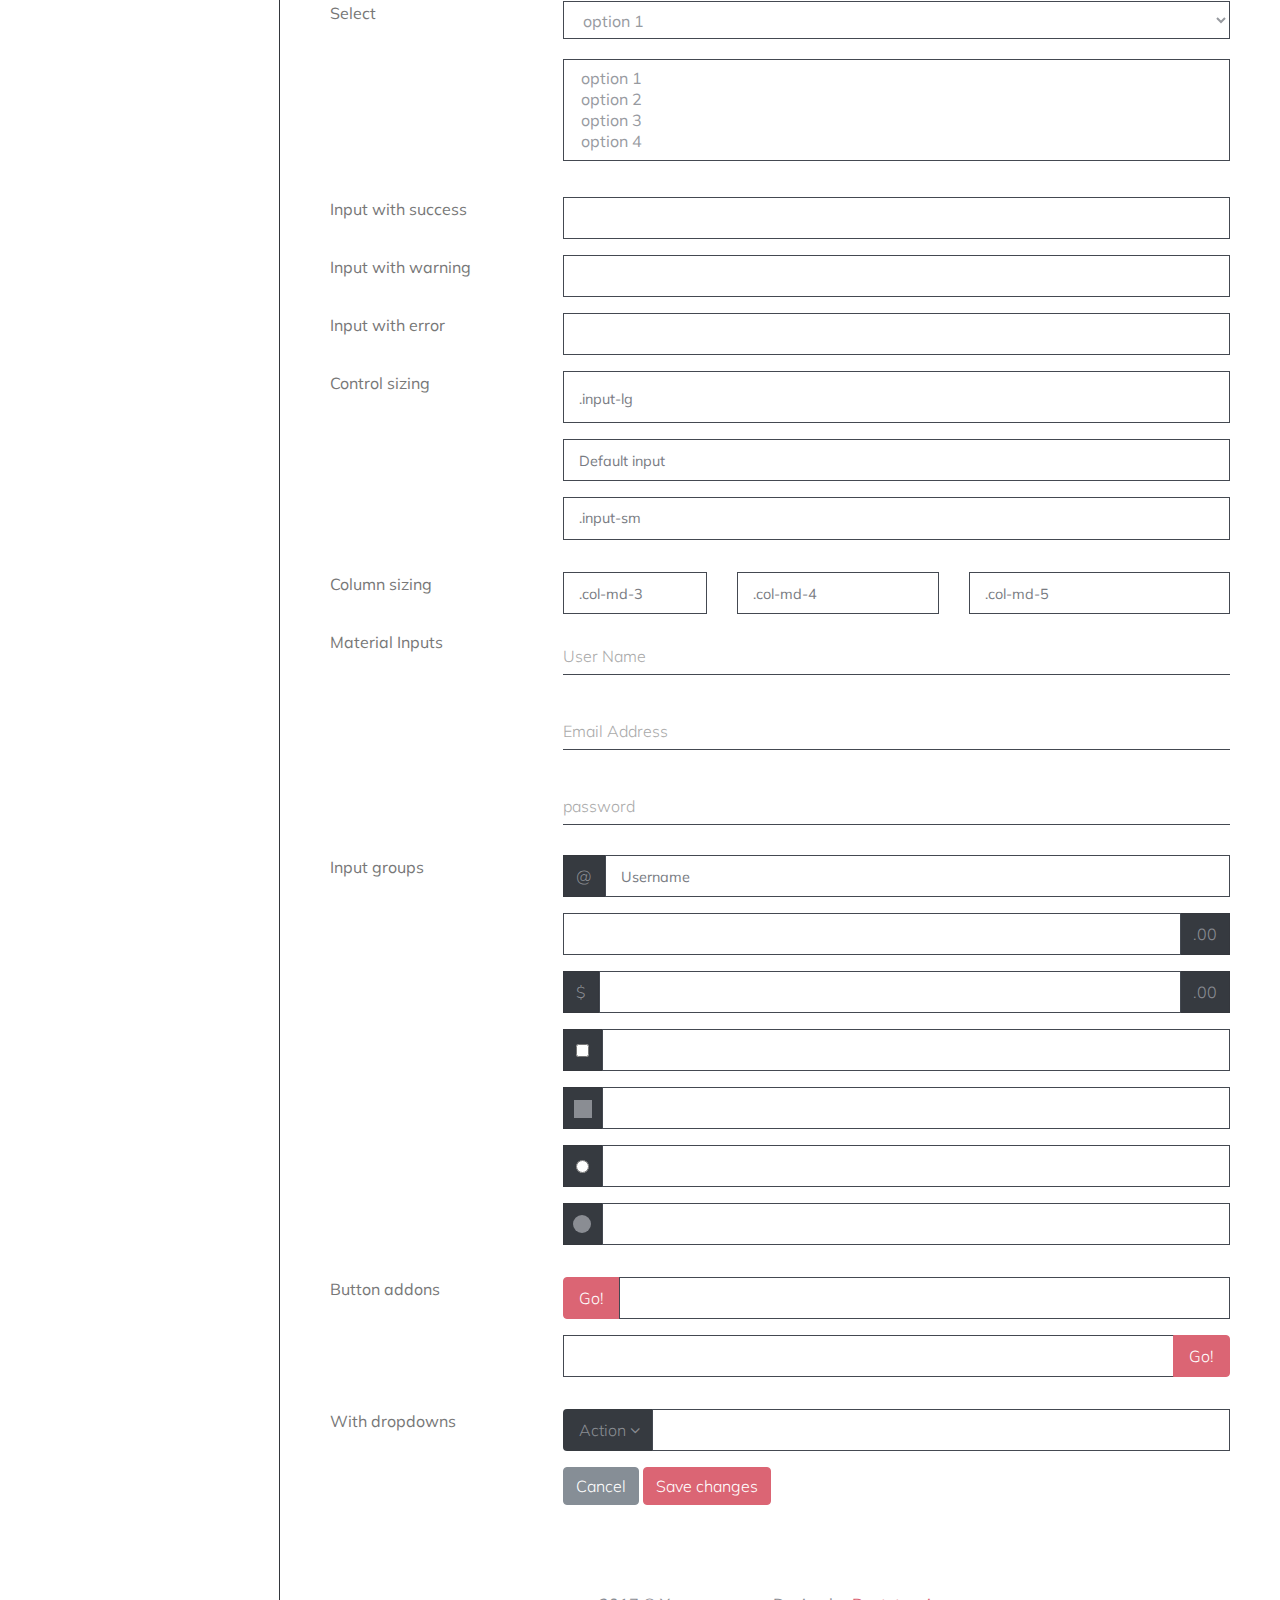
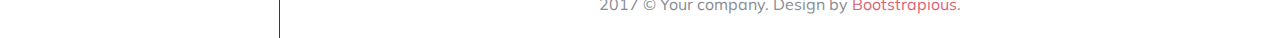
<file: comm-dash/forms.html>
<!DOCTYPE html>
<html>
  <head>
    <meta charset="utf-8">
    <meta http-equiv="X-UA-Compatible" content="IE=edge">
    <title>Dark Bootstrap Admin by Bootstrapious.com</title>
    <meta name="description" content="">
    <meta name="viewport" content="width=device-width, initial-scale=1">
    <meta name="robots" content="all,follow">
    <!-- Bootstrap CSS-->
    <link rel="stylesheet" href="vendor/bootstrap/css/bootstrap.min.css">
    <!-- Font Awesome CSS-->
    <link rel="stylesheet" href="vendor/font-awesome/css/font-awesome.min.css">
    <!-- Custom Font Icons CSS-->
    <link rel="stylesheet" href="css/font.css">
    <!-- Google fonts - Muli-->
    <link rel="stylesheet" href="https://fonts.googleapis.com/css?family=Muli:300,400,700">
    <!-- theme stylesheet-->
    <link rel="stylesheet" href="css/style.default.css" id="theme-stylesheet">
    <!-- Custom stylesheet - for your changes-->
    <link rel="stylesheet" href="css/custom.css">
    <!-- Favicon-->
    <link rel="shortcut icon" href="img/favicon.ico">
    <!-- Tweaks for older IEs--><!--[if lt IE 9]>
        <script src="https://oss.maxcdn.com/html5shiv/3.7.3/html5shiv.min.js"></script>
        <script src="https://oss.maxcdn.com/respond/1.4.2/respond.min.js"></script><![endif]-->
  </head>
  <body>
    <header class="header">   
      <nav class="navbar navbar-expand-lg">
        <div class="search-panel">
          <div class="search-inner d-flex align-items-center justify-content-center">
            <div class="close-btn">Close <i class="fa fa-close"></i></div>
            <form id="searchForm" action="#">
              <div class="form-group">
                <input type="search" name="search" placeholder="What are you searching for...">
                <button type="submit" class="submit">Search</button>
              </div>
            </form>
          </div>
        </div>
        <div class="container-fluid d-flex align-items-center justify-content-between">
          <div class="navbar-header"><a href="index.html" class="navbar-brand">
              <div class="brand-text brand-big visible text-uppercase"><strong class="text-primary">Dark</strong><strong>Admin</strong></div>
              <div class="brand-text brand-sm"><strong class="text-primary">D</strong><strong>A</strong></div></a>
            <button class="sidebar-toggle"><i class="fa fa-long-arrow-left"></i></button>
          </div>
          <ul class="right-menu list-inline no-margin-bottom">    
            <li class="list-inline-item"><a href="#" class="search-open nav-link"><i class="icon-magnifying-glass-browser"></i></a></li>
            <li class="list-inline-item dropdown"><a id="navbarDropdownMenuLink1" href="http://example.com" data-toggle="dropdown" aria-haspopup="true" aria-expanded="false" class="nav-link messages-toggle"><i class="icon-email"></i><span class="badge dashbg-1">5</span></a>
              <ul aria-labelledby="navbarDropdownMenuLink1" class="dropdown-menu messages">
                <li><a href="#" class="dropdown-item message d-flex align-items-center">
                    <div class="profile"><img src="img/avatar-3.jpg" alt="..." class="img-fluid">
                      <div class="status online"></div>
                    </div>
                    <div class="content">   <strong class="d-block">Nadia Halsey</strong><span class="d-block">lorem ipsum dolor sit amit</span><small class="date d-block">9:30am</small></div></a></li>
                <li><a href="#" class="dropdown-item message d-flex align-items-center">
                    <div class="profile"><img src="img/avatar-2.jpg" alt="..." class="img-fluid">
                      <div class="status away"></div>
                    </div>
                    <div class="content">   <strong class="d-block">Peter Ramsy</strong><span class="d-block">lorem ipsum dolor sit amit</span><small class="date d-block">7:40am</small></div></a></li>
                <li><a href="#" class="dropdown-item message d-flex align-items-center">
                    <div class="profile"><img src="img/avatar-1.jpg" alt="..." class="img-fluid">
                      <div class="status busy"></div>
                    </div>
                    <div class="content">   <strong class="d-block">Sam Kaheil</strong><span class="d-block">lorem ipsum dolor sit amit</span><small class="date d-block">6:55am</small></div></a></li>
                <li><a href="#" class="dropdown-item message d-flex align-items-center">
                    <div class="profile"><img src="img/avatar-5.jpg" alt="..." class="img-fluid">
                      <div class="status offline"></div>
                    </div>
                    <div class="content">   <strong class="d-block">Sara Wood</strong><span class="d-block">lorem ipsum dolor sit amit</span><small class="date d-block">10:30pm</small></div></a></li>
                <li><a href="#" class="dropdown-item text-center message"> <strong>See All Messages <i class="fa fa-angle-right"></i></strong></a></li>
              </ul>
            </li>
            <li class="list-inline-item dropdown"><a id="navbarDropdownMenuLink2" href="http://example.com" data-toggle="dropdown" aria-haspopup="true" aria-expanded="false" class="nav-link tasks-toggle"><i class="icon-new-file"></i><span class="badge dashbg-3">9</span></a>
              <ul aria-labelledby="navbarDropdownMenuLink2" class="dropdown-menu tasks-list">
                <li><a href="#" class="dropdown-item">
                    <div class="text d-flex justify-content-between"><strong>Task 1</strong><span>40% complete</span></div>
                    <div class="progress">
                      <div role="progressbar" style="width: 40%" aria-valuenow="40" aria-valuemin="0" aria-valuemax="100" class="progress-bar dashbg-1"></div>
                    </div></a></li>
                <li>           <a href="#" class="dropdown-item">
                    <div class="text d-flex justify-content-between"><strong>Task 2</strong><span>20% complete</span></div>
                    <div class="progress">
                      <div role="progressbar" style="width: 20%" aria-valuenow="20" aria-valuemin="0" aria-valuemax="100" class="progress-bar dashbg-2"></div>
                    </div></a></li>
                <li>           <a href="#" class="dropdown-item">
                    <div class="text d-flex justify-content-between"><strong>Task 3</strong><span>70% complete</span></div>
                    <div class="progress">
                      <div role="progressbar" style="width: 70%" aria-valuenow="70" aria-valuemin="0" aria-valuemax="100" class="progress-bar dashbg-4"></div>
                    </div></a></li>
                <li>           <a href="#" class="dropdown-item">
                    <div class="text d-flex justify-content-between"><strong>Task 4</strong><span>40% complete</span></div>
                    <div class="progress">
                      <div role="progressbar" style="width: 40%" aria-valuenow="40" aria-valuemin="0" aria-valuemax="100" class="progress-bar dashbg-1"></div>
                    </div></a></li>
                <li>           <a href="#" class="dropdown-item">
                    <div class="text d-flex justify-content-between"><strong>Task 5</strong><span>30% complete</span></div>
                    <div class="progress">
                      <div role="progressbar" style="width: 30%" aria-valuenow="30" aria-valuemin="0" aria-valuemax="100" class="progress-bar dashbg-3"></div>
                    </div></a></li>
                <li>           <a href="#" class="dropdown-item text-center"> <strong>See All Tasks <i class="fa fa-angle-right"></i></strong></a></li>
              </ul>
            </li>
            <li class="list-inline-item dropdown menu-large"><a href="#" data-toggle="dropdown" class="nav-link">Mega <i class="fa fa-ellipsis-v"></i></a>
              <ul class="dropdown-menu megamenu">
                <div class="row">
                  <div class="col-lg-3"><strong class="text-uppercase">Elements Heading</strong>
                    <ul class="list-unstyled">
                      <li><a href="#">Lorem ipsum dolor</a></li>
                      <li><a href="#">Sed ut perspiciatis</a></li>
                      <li><a href="#">Voluptatum deleniti</a></li>
                      <li><a href="#">At vero eos</a></li>
                      <li><a href="#">Consectetur adipiscing</a></li>
                      <li><a href="#">Duis aute irure</a></li>
                      <li><a href="#">Necessitatibus saepe</a></li>
                      <li><a href="#">Maiores alias</a></li>
                    </ul>
                  </div>
                  <div class="col-lg-3"><strong class="text-uppercase">Elements Heading</strong>
                    <ul class="list-unstyled">
                      <li><a href="#">Lorem ipsum dolor</a></li>
                      <li><a href="#">Sed ut perspiciatis</a></li>
                      <li><a href="#">Voluptatum deleniti</a></li>
                      <li><a href="#">At vero eos</a></li>
                      <li><a href="#">Consectetur adipiscing</a></li>
                      <li><a href="#">Duis aute irure</a></li>
                      <li><a href="#">Necessitatibus saepe</a></li>
                      <li><a href="#">Maiores alias</a></li>
                    </ul>
                  </div>
                  <div class="col-lg-3"><strong class="text-uppercase">Elements Heading</strong>
                    <ul class="list-unstyled">
                      <li><a href="#">Lorem ipsum dolor</a></li>
                      <li><a href="#">Sed ut perspiciatis</a></li>
                      <li><a href="#">Voluptatum deleniti</a></li>
                      <li><a href="#">At vero eos</a></li>
                      <li><a href="#">Consectetur adipiscing</a></li>
                      <li><a href="#">Duis aute irure</a></li>
                      <li><a href="#">Necessitatibus saepe</a></li>
                      <li><a href="#">Maiores alias</a></li>
                    </ul>
                  </div>
                  <div class="col-lg-3"><strong class="text-uppercase">Elements Heading</strong>
                    <ul class="list-unstyled">
                      <li><a href="#">Lorem ipsum dolor</a></li>
                      <li><a href="#">Sed ut perspiciatis</a></li>
                      <li><a href="#">Voluptatum deleniti</a></li>
                      <li><a href="#">At vero eos</a></li>
                      <li><a href="#">Consectetur adipiscing</a></li>
                      <li><a href="#">Duis aute irure</a></li>
                      <li><a href="#">Necessitatibus saepe</a></li>
                      <li><a href="#">Maiores alias</a></li>
                    </ul>
                  </div>
                </div>
                <div class="row megamenu-buttons text-center">
                  <div class="col-lg-2 col-md-4"><a href="#" class="d-block megamenu-button-link dashbg-1"><i class="fa fa-clock-o"></i><strong>Demo 1</strong></a></div>
                  <div class="col-lg-2 col-md-4"><a href="#" class="d-block megamenu-button-link dashbg-2"><i class="fa fa-clock-o"></i><strong>Demo 2</strong></a></div>
                  <div class="col-lg-2 col-md-4"><a href="#" class="d-block megamenu-button-link dashbg-3"><i class="fa fa-clock-o"></i><strong>Demo 3</strong></a></div>
                  <div class="col-lg-2 col-md-4"><a href="#" class="d-block megamenu-button-link dashbg-4"><i class="fa fa-clock-o"></i><strong>Demo 4</strong></a></div>
                  <div class="col-lg-2 col-md-4"><a href="#" class="d-block megamenu-button-link bg-danger"><i class="fa fa-clock-o"></i><strong>Demo 5</strong></a></div>
                  <div class="col-lg-2 col-md-4"><a href="#" class="d-block megamenu-button-link bg-info"><i class="fa fa-clock-o"></i><strong>Demo 6</strong></a></div>
                </div>
              </ul>
            </li>
            <li class="list-inline-item logout">                   <a id="logout" href="login.html" class="nav-link">Logout <i class="icon-logout"></i></a></li>
          </ul>
        </div>
      </nav>
    </header>
    <div class="d-flex align-items-stretch">
      <nav id="sidebar">
        <div class="sidebar-header d-flex align-items-center">
          <div class="avatar"><img src="img/avatar-6.jpg" alt="..." class="img-fluid rounded-circle"></div>
          <div class="title">
            <h1 class="h5">Mark Stephen</h1>
            <p>Web Designer</p>
          </div>
        </div><span class="heading">Main</span>
        <ul class="list-unstyled">
          <li><a href="index.html"><i class="icon-home"></i>Home</a></li>
          <li><a href="#dashvariants" aria-expanded="false" data-toggle="collapse"> <i class="icon-windows"></i>Dropdown </a>
            <ul id="dashvariants" class="collapse list-unstyled">
              <li><a href="#">Page</a></li>
              <li><a href="#">Page</a></li>
              <li><a href="#">Page</a></li>
              <li><a href="#">Page</a></li>
            </ul>
          </li>
          <li> <a href="tables.html"> <i class="icon-grid"></i>Tables</a></li>
          <li> <a href="charts.html"> <i class="fa fa-bar-chart"></i>Charts </a></li>
          <li class="active"><a href="forms.html"> <i class="icon-padnote"></i>Forms </a></li>
          <li> <a href="login.html"> <i class="icon-logout"></i>Login Page</a></li>
        </ul><span class="heading">Extras</span>
        <ul class="list-unstyled">
          <li> <a href="#"> <i class="icon-settings"></i>Demo </a></li>
          <li> <a href="#"> <i class="icon-writing-whiteboard"></i>Demo </a></li>
          <li> <a href="#"> <i class="icon-light-bulb"></i>Demo </a></li>
          <li> <a href="#"> <i class="icon-chart"></i>Demo </a></li>
        </ul>
      </nav>
      <div class="page-content form-page">
        <div class="page-header no-margin-bottom">
          <div class="container-fluid">
            <h2 class="h5 no-margin-bottom">Forms</h2>
          </div>
        </div>
        <ul class="breadcrumb">
          <div class="container-fluid">
            <li class="breadcrumb-item"><a href="index.html">Home</a></li>
            <li class="breadcrumb-item active">Forms</li>
          </div>
        </ul>
        <section class="no-padding-top">
          <div class="container-fluid">
            <div class="row">
              <!-- Basic Form-->
              <div class="col-lg-6">
                <div class="block">
                  <div class="title"><strong class="d-block">Basic Form</strong><span class="d-block">Lorem ipsum dolor sit amet consectetur.</span></div>
                  <div class="block-body">
                    <form>
                      <div class="form-group">
                        <label class="form-control-label">Email</label>
                        <input type="email" placeholder="Email Address" class="form-control">
                      </div>
                      <div class="form-group">       
                        <label class="form-control-label">Password</label>
                        <input type="password" placeholder="Password" class="form-control">
                      </div>
                      <div class="form-group">       
                        <input type="submit" value="Signin" class="btn btn-primary">
                      </div>
                    </form>
                  </div>
                </div>
              </div>
              <!-- Horizontal Form-->
              <div class="col-lg-6">
                <div class="block">
                  <div class="title"><strong class="d-block">Horizontal Form</strong><span class="d-block">Lorem ipsum dolor sit amet consectetur.</span></div>
                  <div class="block-body">
                    <form class="form-horizontal">
                      <div class="form-group row">
                        <label class="col-sm-3 form-control-label">Email</label>
                        <div class="col-sm-9">
                          <input id="inputHorizontalSuccess" type="email" placeholder="Email Address" class="form-control form-control-success"><small class="form-text">Example help text that remains unchanged.</small>
                        </div>
                      </div>
                      <div class="form-group row">
                        <label class="col-sm-3 form-control-label">Password</label>
                        <div class="col-sm-9">
                          <input id="inputHorizontalWarning" type="password" placeholder="Pasword" class="form-control form-control-warning"><small class="form-text">Example help text that remains unchanged.</small>
                        </div>
                      </div>
                      <div class="form-group row">       
                        <div class="col-sm-9 offset-sm-3">
                          <input type="submit" value="Signin" class="btn btn-primary">
                        </div>
                      </div>
                    </form>
                  </div>
                </div>
              </div>
              <!-- Inline Form-->
              <div class="col-lg-8">                           
                <div class="block">
                  <div class="title"><strong>Inline Form</strong></div>
                  <div class="block-body">
                    <form class="form-inline">
                      <div class="form-group">
                        <label for="inlineFormInput" class="sr-only">Name</label>
                        <input id="inlineFormInput" type="text" placeholder="Jane Doe" class="mx-sm-3 form-control">
                      </div>
                      <div class="form-group">
                        <label for="inlineFormInputGroup" class="sr-only">Username</label>
                        <input id="inlineFormInputGroup" type="text" placeholder="Username" class="mx-sm-3 form-control form-control">
                      </div>
                      <div class="form-group">
                        <input type="submit" value="Submit" class="mx-sm-3 btn btn-primary">
                      </div>
                    </form>
                  </div>
                </div>
              </div>
              <!-- Modal Form-->
              <div class="col-lg-4">
                <div class="block">
                  <div class="title"><strong>Modal Form</strong></div>
                  <div class="block-body text-center">
                    <button type="button" data-toggle="modal" data-target="#myModal" class="btn btn-primary">Form in simple modal </button>
                    <!-- Modal-->
                    <div id="myModal" tabindex="-1" role="dialog" aria-labelledby="exampleModalLabel" aria-hidden="true" class="modal fade text-left">
                      <div role="document" class="modal-dialog">
                        <div class="modal-content">
                          <div class="modal-header"><strong id="exampleModalLabel" class="modal-title">Signin Modal</strong>
                            <button type="button" data-dismiss="modal" aria-label="Close" class="close"><span aria-hidden="true">×</span></button>
                          </div>
                          <div class="modal-body">
                            <p>Lorem ipsum dolor sit amet consectetur.</p>
                            <form>
                              <div class="form-group">
                                <label>Email</label>
                                <input type="email" placeholder="Email Address" class="form-control">
                              </div>
                              <div class="form-group">       
                                <label>Password</label>
                                <input type="password" placeholder="Password" class="form-control">
                              </div>
                              <div class="form-group">       
                                <input type="submit" value="Signin" class="btn btn-primary">
                              </div>
                            </form>
                          </div>
                          <div class="modal-footer">
                            <button type="button" data-dismiss="modal" class="btn btn-secondary">Close</button>
                            <button type="button" class="btn btn-primary">Save changes</button>
                          </div>
                        </div>
                      </div>
                    </div>
                  </div>
                </div>
              </div>
              <!-- Form Elements -->
              <div class="col-lg-12">
                <div class="block">
                  <div class="title"><strong>All form elements</strong></div>
                  <div class="block-body">
                    <form class="form-horizontal">
                      <div class="form-group row">
                        <label class="col-sm-3 form-control-label">Normal</label>
                        <div class="col-sm-9">
                          <input type="text" class="form-control">
                        </div>
                      </div>
                      <div class="line"></div>
                      <div class="form-group row">
                        <label class="col-sm-3 form-control-label">Help text</label>
                        <div class="col-sm-9">
                          <input type="text" class="form-control"><small class="help-block-none">A block of help text that breaks onto a new line and may extend beyond one line.</small>
                        </div>
                      </div>
                      <div class="line"></div>
                      <div class="form-group row">
                        <label class="col-sm-3 form-control-label">Password</label>
                        <div class="col-sm-9">
                          <input type="password" name="password" class="form-control">
                        </div>
                      </div>
                      <div class="line"></div>
                      <div class="form-group row">
                        <label class="col-sm-3 form-control-label">Placeholder</label>
                        <div class="col-sm-9">
                          <input type="text" placeholder="placeholder" class="form-control">
                        </div>
                      </div>
                      <div class="line"></div>
                      <div class="form-group row">
                        <label class="col-sm-3 form-control-label">Disabled</label>
                        <div class="col-sm-9">
                          <input type="text" disabled="" placeholder="Disabled input here..." class="form-control">
                        </div>
                      </div>
                      <div class="line"></div>
                      <div class="form-group row">
                        <label class="col-sm-3 form-control-label">Checkboxes and radios <br><small class="text-primary">Normal Bootstrap elements</small></label>
                        <div class="col-sm-9">
                          <div>
                            <input id="option" type="checkbox" value="">
                            <label for="option">Option one is this and that—be sure to include why it's great</label>
                          </div>
                          <div>
                            <input id="optionsRadios1" type="radio" checked="" value="option1" name="optionsRadios">
                            <label for="optionsRadios1">Option one is this and that be sure to include why it's great</label>
                          </div>
                          <div>
                            <input id="optionsRadios2" type="radio" value="option2" name="optionsRadios">
                            <label for="optionsRadios2">Option two can be something else and selecting it will deselect option one</label>
                          </div>
                        </div>
                      </div>
                      <div class="line"></div>
                      <div class="form-group row">
                        <label class="col-sm-3 form-control-label">Inline checkboxes</label>
                        <div class="col-sm-9">
                          <label class="checkbox-inline">
                            <input id="inlineCheckbox1" type="checkbox" value="option1"> a
                          </label>
                          <label class="checkbox-inline">
                            <input id="inlineCheckbox2" type="checkbox" value="option2"> b
                          </label>
                          <label class="checkbox-inline">
                            <input id="inlineCheckbox3" type="checkbox" value="option3"> c
                          </label>
                        </div>
                      </div>
                      <div class="line"></div>
                      <div class="form-group row">
                        <label class="col-sm-3 form-control-label">Checkboxes &amp; radios <br><small class="text-primary">Custom elements</small></label>
                        <div class="col-sm-9">
                          <div class="i-checks">
                            <input id="checkboxCustom1" type="checkbox" value="" class="checkbox-template">
                            <label for="checkboxCustom1">Option one</label>
                          </div>
                          <div class="i-checks">
                            <input id="checkboxCustom2" type="checkbox" value="" checked="" class="checkbox-template">
                            <label for="checkboxCustom2">Option two checked</label>
                          </div>
                          <div class="i-checks">
                            <input id="checkboxCustom" type="checkbox" value="" disabled="" checked="" class="checkbox-template">
                            <label for="checkboxCustom">Option three checked and disabled</label>
                          </div>
                          <div class="i-checks">
                            <input id="checkboxCustom3" type="checkbox" value="" disabled="" class="checkbox-template">
                            <label for="checkboxCustom3">Option four disabled</label>
                          </div>
                          <div class="i-checks">
                            <input id="radioCustom1" type="radio" value="option1" name="a" class="radio-template">
                            <label for="radioCustom1">Option one</label>
                          </div>
                          <div class="i-checks">
                            <input id="radioCustom2" type="radio" checked="" value="option2" name="a" class="radio-template">
                            <label for="radioCustom2">Option two checked</label>
                          </div>
                          <div class="i-checks">
                            <input id="radioCustom3" type="radio" disabled="" checked="" value="option2" class="radio-template">
                            <label for="radioCustom3">Option three checked and disabled</label>
                          </div>
                          <div class="i-checks">
                            <input id="radioCustom4" type="radio" disabled="" name="a" class="radio-template">
                            <label for="radioCustom4">Option four disabled</label>
                          </div>
                        </div>
                      </div>
                      <div class="line"></div>
                      <div class="form-group row">
                        <label class="col-sm-3 form-control-label">Select</label>
                        <div class="col-sm-9 select">
                          <select name="account" class="form-control">
                            <option>option 1</option>
                            <option>option 2</option>
                            <option>option 3</option>
                            <option>option 4</option>
                          </select>
                        </div>
                        <div class="col-sm-9 ml-auto select">
                          <select multiple="" class="form-control">
                            <option>option 1</option>
                            <option>option 2</option>
                            <option>option 3</option>
                            <option>option 4</option>
                          </select>
                        </div>
                      </div>
                      <div class="line"></div>
                      <div class="form-group row has-success">
                        <label class="col-sm-3 form-control-label">Input with success</label>
                        <div class="col-sm-9">
                          <input type="text" class="form-control">
                        </div>
                      </div>
                      <div class="line"></div>
                      <div class="form-group row has-warning">
                        <label class="col-sm-3 form-control-label">Input with warning</label>
                        <div class="col-sm-9">
                          <input type="text" class="form-control">
                        </div>
                      </div>
                      <div class="line"></div>
                      <div class="form-group row has-danger">
                        <label class="col-sm-3 form-control-label">Input with error</label>
                        <div class="col-sm-9">
                          <input type="text" class="form-control">
                        </div>
                      </div>
                      <div class="line"></div>
                      <div class="form-group row">
                        <label class="col-sm-3 form-control-label">Control sizing</label>
                        <div class="col-sm-9">
                          <div class="form-group">
                            <input type="text" placeholder=".input-lg" class="form-control form-control-lg">
                          </div>
                          <div class="form-group">
                            <input type="text" placeholder="Default input" class="form-control">
                          </div>
                          <div class="form-group">
                            <input type="text" placeholder=".input-sm" class="form-control form-control-sm">
                          </div>
                        </div>
                      </div>
                      <div class="line"></div>
                      <div class="form-group row">
                        <label class="col-sm-3 form-control-label">Column sizing</label>
                        <div class="col-sm-9">
                          <div class="row">
                            <div class="col-md-3">
                              <input type="text" placeholder=".col-md-3" class="form-control">
                            </div>
                            <div class="col-md-4">
                              <input type="text" placeholder=".col-md-4" class="form-control">
                            </div>
                            <div class="col-md-5">
                              <input type="text" placeholder=".col-md-5" class="form-control">
                            </div>
                          </div>
                        </div>
                      </div>
                      <div class="line"> </div>
                      <div class="row">
                        <label class="col-sm-3 form-control-label">Material Inputs</label>
                        <div class="col-sm-9">
                          <div class="form-group-material">
                            <input id="register-username" type="text" name="registerUsername" required class="input-material">
                            <label for="register-username" class="label-material">User Name</label>
                          </div>
                          <div class="form-group-material">
                            <input id="register-email" type="email" name="registerEmail" required class="input-material">
                            <label for="register-email" class="label-material">Email Address      </label>
                          </div>
                          <div class="form-group-material">
                            <input id="register-passowrd" type="password" name="registerPassword" required class="input-material">
                            <label for="register-passowrd" class="label-material">password        </label>
                          </div>
                        </div>
                      </div>
                      <div class="line"></div>
                      <div class="form-group row">
                        <label class="col-sm-3 form-control-label">Input groups</label>
                        <div class="col-sm-9">
                          <div class="form-group">
                            <div class="input-group"><span class="input-group-addon">@</span>
                              <input type="text" placeholder="Username" class="form-control">
                            </div>
                          </div>
                          <div class="form-group">
                            <div class="input-group">
                              <input type="text" class="form-control"><span class="input-group-addon">.00</span>
                            </div>
                          </div>
                          <div class="form-group">
                            <div class="input-group"><span class="input-group-addon">$</span>
                              <input type="text" class="form-control"><span class="input-group-addon">.00</span>
                            </div>
                          </div>
                          <div class="form-group">
                            <div class="input-group"><span class="input-group-addon">
                                <input type="checkbox"></span>
                              <input type="text" class="form-control">
                            </div>
                          </div>
                          <div class="form-group">
                            <div class="input-group"><span class="input-group-addon">
                                <input type="checkbox" class="checkbox-template"></span>
                              <input type="text" class="form-control">
                            </div>
                          </div>
                          <div class="form-group">
                            <div class="input-group"><span class="input-group-addon">
                                <input type="radio"></span>
                              <input type="text" class="form-control">
                            </div>
                          </div>
                          <div class="form-group">
                            <div class="input-group"><span class="input-group-addon">
                                <input type="radio" class="radio-template"></span>
                              <input type="text" class="form-control">
                            </div>
                          </div>
                        </div>
                      </div>
                      <div class="line"></div>
                      <div class="form-group row">
                        <label class="col-sm-3 form-control-label">Button addons</label>
                        <div class="col-sm-9">
                          <div class="form-group">
                            <div class="input-group"><span class="input-group-btn">
                                <button type="button" class="btn btn-primary">Go!</button></span>
                              <input type="text" class="form-control">
                            </div>
                          </div>
                          <div class="form-group">
                            <div class="input-group">
                              <input type="text" class="form-control"><span class="input-group-btn">
                                <button type="button" class="btn btn-primary">Go!</button></span>
                            </div>
                          </div>
                        </div>
                      </div>
                      <div class="line"></div>
                      <div class="form-group row">
                        <label class="col-sm-3 form-control-label">With dropdowns</label>
                        <div class="col-sm-9">
                          <div class="input-group">
                            <div class="input-group-btn">
                              <button data-toggle="dropdown" type="button" class="btn btn-white dropdown-toggle">Action <span class="caret"></span></button>
                              <ul class="dropdown-menu">
                                <li><a href="#">Action</a></li>
                                <li><a href="#">Another action</a></li>
                                <li><a href="#">Something else here</a></li>
                                <li class="divider"></li>
                                <li><a href="#">Separated link</a></li>
                              </ul>
                            </div>
                            <input type="text" class="form-control">
                          </div>
                        </div>
                      </div>
                      <div class="line"></div>
                      <div class="form-group row">
                        <div class="col-sm-9 ml-auto">
                          <button type="submit" class="btn btn-secondary">Cancel</button>
                          <button type="submit" class="btn btn-primary">Save changes</button>
                        </div>
                      </div>
                    </form>
                  </div>
                </div>
              </div>
            </div>
          </div>
        </section>
        <footer class="footer">
          <div class="footer__block block no-margin-bottom">
            <div class="container-fluid text-center">
              <!-- Please do not remove the backlink to us unless you support us at https://bootstrapious.com/donate. It is part of the license conditions. Thank you for understanding :)-->
              <p class="no-margin-bottom">2017 &copy; Your company. Design by <a href="https://bootstrapious.com">Bootstrapious</a>.</p>
            </div>
          </div>
        </footer>
      </div>
    </div>
    <!-- Javascript files-->
    <script src="https://code.jquery.com/jquery-3.2.1.min.js"></script>
    <script src="https://cdnjs.cloudflare.com/ajax/libs/popper.js/1.11.0/umd/popper.min.js"> </script>
    <script src="vendor/bootstrap/js/bootstrap.min.js"></script>
    <script src="vendor/jquery.cookie/jquery.cookie.js"> </script>
    <script src="vendor/chart.js/Chart.min.js"></script>
    <script src="js/front.js"></script>
  </body>
</html>
</file>
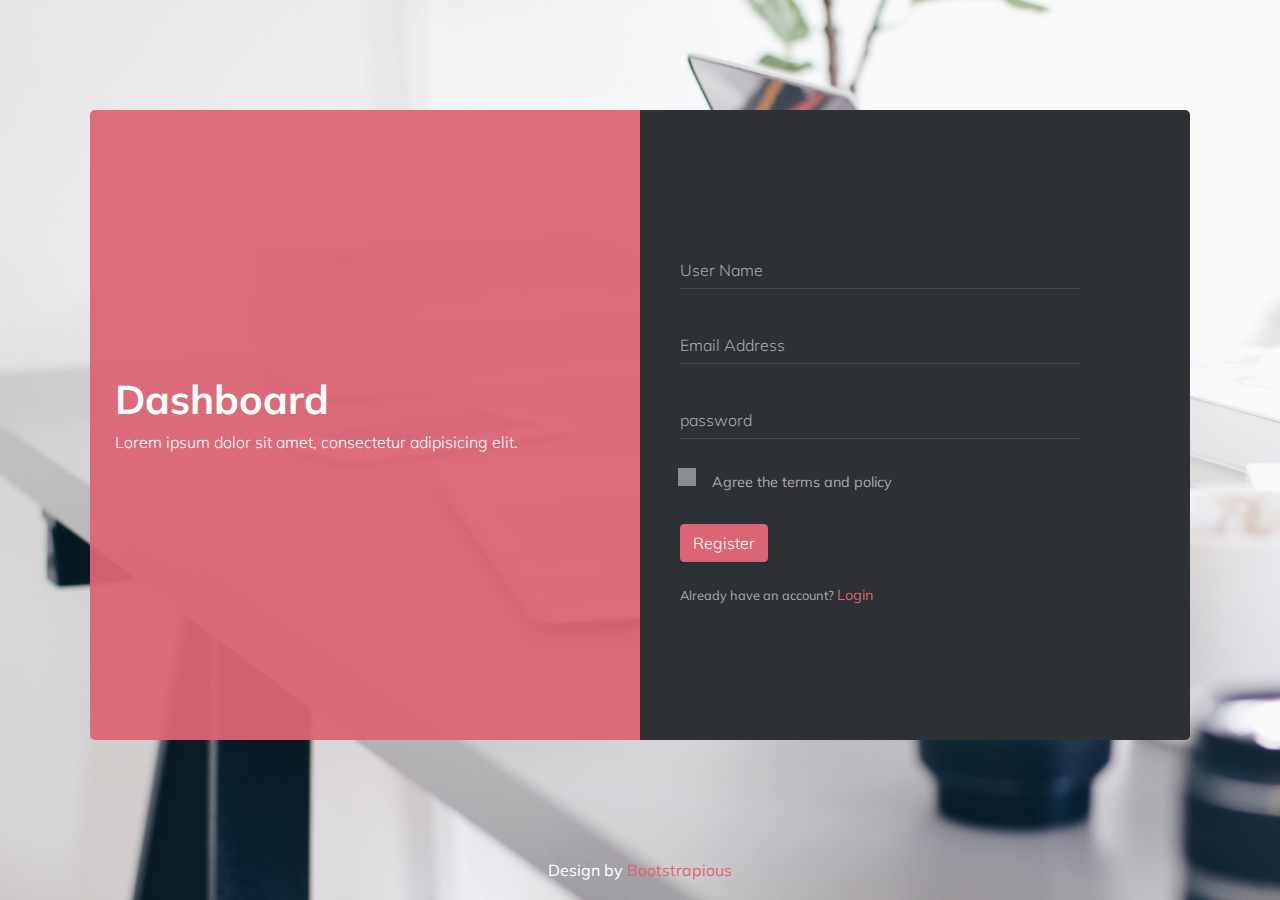
<file: comm-dash/register.html>
<!DOCTYPE html>
<html>
  <head>
    <meta charset="utf-8">
    <meta http-equiv="X-UA-Compatible" content="IE=edge">
    <title>Dark Bootstrap Admin by Bootstrapious.com</title>
    <meta name="description" content="">
    <meta name="viewport" content="width=device-width, initial-scale=1">
    <meta name="robots" content="all,follow">
    <!-- Bootstrap CSS-->
    <link rel="stylesheet" href="vendor/bootstrap/css/bootstrap.min.css">
    <!-- Font Awesome CSS-->
    <link rel="stylesheet" href="vendor/font-awesome/css/font-awesome.min.css">
    <!-- Custom Font Icons CSS-->
    <link rel="stylesheet" href="css/font.css">
    <!-- Google fonts - Muli-->
    <link rel="stylesheet" href="https://fonts.googleapis.com/css?family=Muli:300,400,700">
    <!-- theme stylesheet-->
    <link rel="stylesheet" href="css/style.default.css" id="theme-stylesheet">
    <!-- Custom stylesheet - for your changes-->
    <link rel="stylesheet" href="css/custom.css">
    <!-- Favicon-->
    <link rel="shortcut icon" href="img/favicon.ico">
    <!-- Tweaks for older IEs--><!--[if lt IE 9]>
        <script src="https://oss.maxcdn.com/html5shiv/3.7.3/html5shiv.min.js"></script>
        <script src="https://oss.maxcdn.com/respond/1.4.2/respond.min.js"></script><![endif]-->
  </head>
  <body>
    <div class="login-page">
      <div class="container d-flex align-items-center">
        <div class="form-holder has-shadow">
          <div class="row">
            <!-- Logo & Information Panel-->
            <div class="col-lg-6">
              <div class="info d-flex align-items-center">
                <div class="content">
                  <div class="logo">
                    <h1>Dashboard</h1>
                  </div>
                  <p>Lorem ipsum dolor sit amet, consectetur adipisicing elit.</p>
                </div>
              </div>
            </div>
            <!-- Form Panel    -->
            <div class="col-lg-6 bg-white">
              <div class="form d-flex align-items-center">
                <div class="content">
                  <form id="register-form">
                    <div class="form-group">
                      <input id="register-username" type="text" name="registerUsername" required class="input-material">
                      <label for="register-username" class="label-material">User Name</label>
                    </div>
                    <div class="form-group">
                      <input id="register-email" type="email" name="registerEmail" required class="input-material">
                      <label for="register-email" class="label-material">Email Address      </label>
                    </div>
                    <div class="form-group">
                      <input id="register-passowrd" type="password" name="registerPassword" required class="input-material">
                      <label for="register-passowrd" class="label-material">password        </label>
                    </div>
                    <div class="form-group terms-conditions">
                      <input id="license" type="checkbox" class="checkbox-template">
                      <label for="license" class="no-margin-bottom">Agree the terms and policy</label>
                    </div>
                    <input id="register" type="submit" value="Register" class="btn btn-primary">
                  </form><small>Already have an account? </small><a href="login.html" class="signup">Login</a>
                </div>
              </div>
            </div>
          </div>
        </div>
      </div>
      <div class="copyrights text-center">
        <p>Design by <a href="https://bootstrapious.com" class="external">Bootstrapious</a></p>
        <!-- Please do not remove the backlink to us unless you support further theme's development at https://bootstrapious.com/donate. It is part of the license conditions. Thank you for understanding :)-->
      </div>
    </div>
    <!-- Javascript files-->
    <script src="https://code.jquery.com/jquery-3.2.1.min.js"></script>
    <script src="https://cdnjs.cloudflare.com/ajax/libs/popper.js/1.11.0/umd/popper.min.js"> </script>
    <script src="vendor/bootstrap/js/bootstrap.min.js"></script>
    <script src="vendor/jquery.cookie/jquery.cookie.js"> </script>
    <script src="vendor/chart.js/Chart.min.js"></script>
    <script src="js/front.js"></script>
  </body>
</html>
</file>
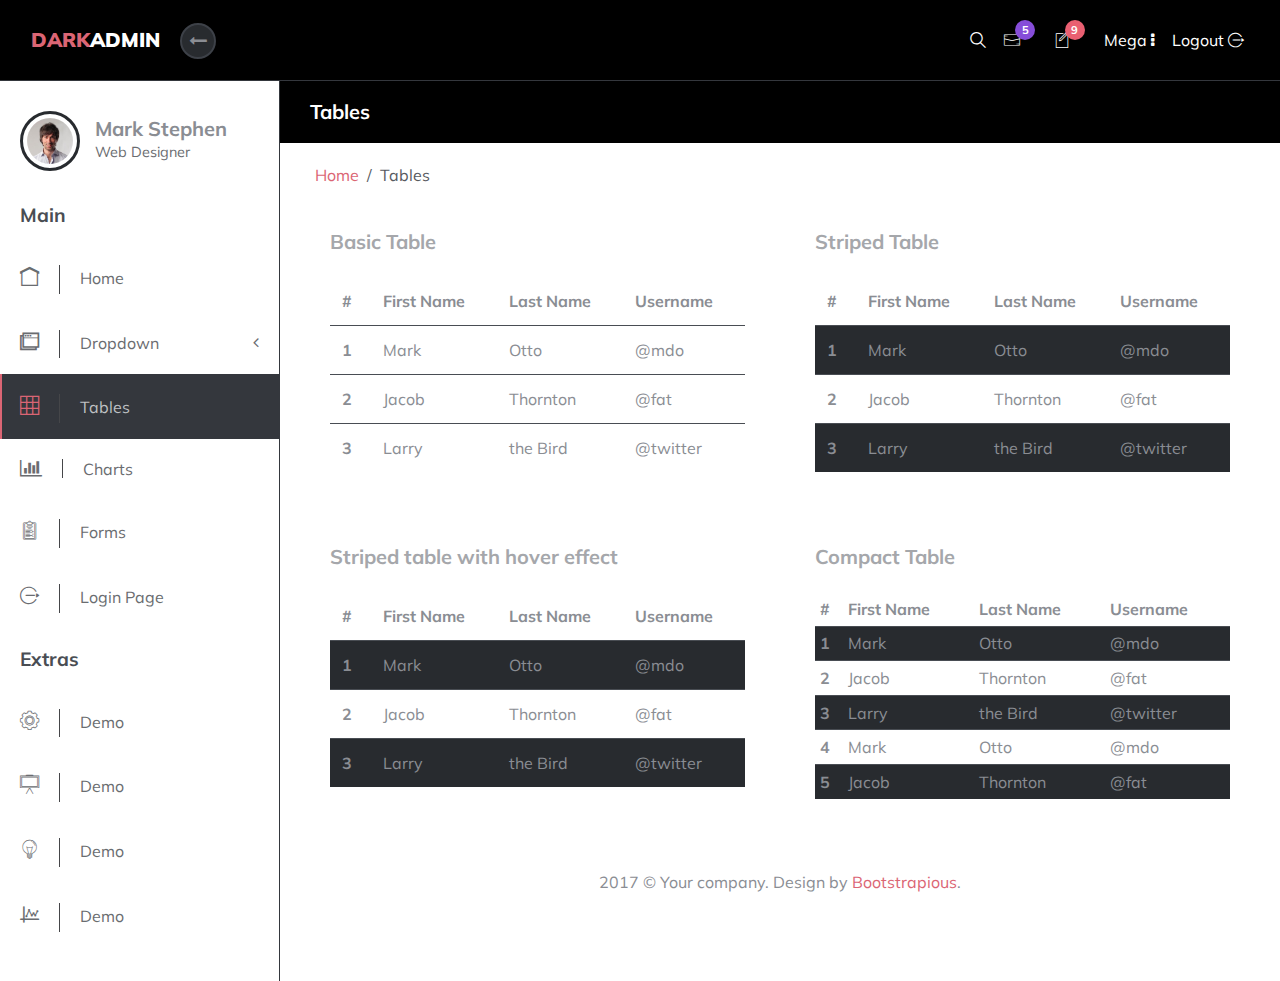
<file: comm-dash/tables.html>
<!DOCTYPE html>
<html>
  <head>
    <meta charset="utf-8">
    <meta http-equiv="X-UA-Compatible" content="IE=edge">
    <title>Dark Bootstrap Admin by Bootstrapious.com</title>
    <meta name="description" content="">
    <meta name="viewport" content="width=device-width, initial-scale=1">
    <meta name="robots" content="all,follow">
    <!-- Bootstrap CSS-->
    <link rel="stylesheet" href="vendor/bootstrap/css/bootstrap.min.css">
    <!-- Font Awesome CSS-->
    <link rel="stylesheet" href="vendor/font-awesome/css/font-awesome.min.css">
    <!-- Custom Font Icons CSS-->
    <link rel="stylesheet" href="css/font.css">
    <!-- Google fonts - Muli-->
    <link rel="stylesheet" href="https://fonts.googleapis.com/css?family=Muli:300,400,700">
    <!-- theme stylesheet-->
    <link rel="stylesheet" href="css/style.default.css" id="theme-stylesheet">
    <!-- Custom stylesheet - for your changes-->
    <link rel="stylesheet" href="css/custom.css">
    <!-- Favicon-->
    <link rel="shortcut icon" href="img/favicon.ico">
    <!-- Tweaks for older IEs--><!--[if lt IE 9]>
        <script src="https://oss.maxcdn.com/html5shiv/3.7.3/html5shiv.min.js"></script>
        <script src="https://oss.maxcdn.com/respond/1.4.2/respond.min.js"></script><![endif]-->
  </head>
  <body>
    <header class="header">   
      <nav class="navbar navbar-expand-lg">
        <div class="search-panel">
          <div class="search-inner d-flex align-items-center justify-content-center">
            <div class="close-btn">Close <i class="fa fa-close"></i></div>
            <form id="searchForm" action="#">
              <div class="form-group">
                <input type="search" name="search" placeholder="What are you searching for...">
                <button type="submit" class="submit">Search</button>
              </div>
            </form>
          </div>
        </div>
        <div class="container-fluid d-flex align-items-center justify-content-between">
          <div class="navbar-header"><a href="index.html" class="navbar-brand">
              <div class="brand-text brand-big visible text-uppercase"><strong class="text-primary">Dark</strong><strong>Admin</strong></div>
              <div class="brand-text brand-sm"><strong class="text-primary">D</strong><strong>A</strong></div></a>
            <button class="sidebar-toggle"><i class="fa fa-long-arrow-left"></i></button>
          </div>
          <ul class="right-menu list-inline no-margin-bottom">    
            <li class="list-inline-item"><a href="#" class="search-open nav-link"><i class="icon-magnifying-glass-browser"></i></a></li>
            <li class="list-inline-item dropdown"><a id="navbarDropdownMenuLink1" href="http://example.com" data-toggle="dropdown" aria-haspopup="true" aria-expanded="false" class="nav-link messages-toggle"><i class="icon-email"></i><span class="badge dashbg-1">5</span></a>
              <ul aria-labelledby="navbarDropdownMenuLink1" class="dropdown-menu messages">
                <li><a href="#" class="dropdown-item message d-flex align-items-center">
                    <div class="profile"><img src="img/avatar-3.jpg" alt="..." class="img-fluid">
                      <div class="status online"></div>
                    </div>
                    <div class="content">   <strong class="d-block">Nadia Halsey</strong><span class="d-block">lorem ipsum dolor sit amit</span><small class="date d-block">9:30am</small></div></a></li>
                <li><a href="#" class="dropdown-item message d-flex align-items-center">
                    <div class="profile"><img src="img/avatar-2.jpg" alt="..." class="img-fluid">
                      <div class="status away"></div>
                    </div>
                    <div class="content">   <strong class="d-block">Peter Ramsy</strong><span class="d-block">lorem ipsum dolor sit amit</span><small class="date d-block">7:40am</small></div></a></li>
                <li><a href="#" class="dropdown-item message d-flex align-items-center">
                    <div class="profile"><img src="img/avatar-1.jpg" alt="..." class="img-fluid">
                      <div class="status busy"></div>
                    </div>
                    <div class="content">   <strong class="d-block">Sam Kaheil</strong><span class="d-block">lorem ipsum dolor sit amit</span><small class="date d-block">6:55am</small></div></a></li>
                <li><a href="#" class="dropdown-item message d-flex align-items-center">
                    <div class="profile"><img src="img/avatar-5.jpg" alt="..." class="img-fluid">
                      <div class="status offline"></div>
                    </div>
                    <div class="content">   <strong class="d-block">Sara Wood</strong><span class="d-block">lorem ipsum dolor sit amit</span><small class="date d-block">10:30pm</small></div></a></li>
                <li><a href="#" class="dropdown-item text-center message"> <strong>See All Messages <i class="fa fa-angle-right"></i></strong></a></li>
              </ul>
            </li>
            <li class="list-inline-item dropdown"><a id="navbarDropdownMenuLink2" href="http://example.com" data-toggle="dropdown" aria-haspopup="true" aria-expanded="false" class="nav-link tasks-toggle"><i class="icon-new-file"></i><span class="badge dashbg-3">9</span></a>
              <ul aria-labelledby="navbarDropdownMenuLink2" class="dropdown-menu tasks-list">
                <li><a href="#" class="dropdown-item">
                    <div class="text d-flex justify-content-between"><strong>Task 1</strong><span>40% complete</span></div>
                    <div class="progress">
                      <div role="progressbar" style="width: 40%" aria-valuenow="40" aria-valuemin="0" aria-valuemax="100" class="progress-bar dashbg-1"></div>
                    </div></a></li>
                <li>           <a href="#" class="dropdown-item">
                    <div class="text d-flex justify-content-between"><strong>Task 2</strong><span>20% complete</span></div>
                    <div class="progress">
                      <div role="progressbar" style="width: 20%" aria-valuenow="20" aria-valuemin="0" aria-valuemax="100" class="progress-bar dashbg-2"></div>
                    </div></a></li>
                <li>           <a href="#" class="dropdown-item">
                    <div class="text d-flex justify-content-between"><strong>Task 3</strong><span>70% complete</span></div>
                    <div class="progress">
                      <div role="progressbar" style="width: 70%" aria-valuenow="70" aria-valuemin="0" aria-valuemax="100" class="progress-bar dashbg-4"></div>
                    </div></a></li>
                <li>           <a href="#" class="dropdown-item">
                    <div class="text d-flex justify-content-between"><strong>Task 4</strong><span>40% complete</span></div>
                    <div class="progress">
                      <div role="progressbar" style="width: 40%" aria-valuenow="40" aria-valuemin="0" aria-valuemax="100" class="progress-bar dashbg-1"></div>
                    </div></a></li>
                <li>           <a href="#" class="dropdown-item">
                    <div class="text d-flex justify-content-between"><strong>Task 5</strong><span>30% complete</span></div>
                    <div class="progress">
                      <div role="progressbar" style="width: 30%" aria-valuenow="30" aria-valuemin="0" aria-valuemax="100" class="progress-bar dashbg-3"></div>
                    </div></a></li>
                <li>           <a href="#" class="dropdown-item text-center"> <strong>See All Tasks <i class="fa fa-angle-right"></i></strong></a></li>
              </ul>
            </li>
            <li class="list-inline-item dropdown menu-large"><a href="#" data-toggle="dropdown" class="nav-link">Mega <i class="fa fa-ellipsis-v"></i></a>
              <ul class="dropdown-menu megamenu">
                <div class="row">
                  <div class="col-lg-3"><strong class="text-uppercase">Elements Heading</strong>
                    <ul class="list-unstyled">
                      <li><a href="#">Lorem ipsum dolor</a></li>
                      <li><a href="#">Sed ut perspiciatis</a></li>
                      <li><a href="#">Voluptatum deleniti</a></li>
                      <li><a href="#">At vero eos</a></li>
                      <li><a href="#">Consectetur adipiscing</a></li>
                      <li><a href="#">Duis aute irure</a></li>
                      <li><a href="#">Necessitatibus saepe</a></li>
                      <li><a href="#">Maiores alias</a></li>
                    </ul>
                  </div>
                  <div class="col-lg-3"><strong class="text-uppercase">Elements Heading</strong>
                    <ul class="list-unstyled">
                      <li><a href="#">Lorem ipsum dolor</a></li>
                      <li><a href="#">Sed ut perspiciatis</a></li>
                      <li><a href="#">Voluptatum deleniti</a></li>
                      <li><a href="#">At vero eos</a></li>
                      <li><a href="#">Consectetur adipiscing</a></li>
                      <li><a href="#">Duis aute irure</a></li>
                      <li><a href="#">Necessitatibus saepe</a></li>
                      <li><a href="#">Maiores alias</a></li>
                    </ul>
                  </div>
                  <div class="col-lg-3"><strong class="text-uppercase">Elements Heading</strong>
                    <ul class="list-unstyled">
                      <li><a href="#">Lorem ipsum dolor</a></li>
                      <li><a href="#">Sed ut perspiciatis</a></li>
                      <li><a href="#">Voluptatum deleniti</a></li>
                      <li><a href="#">At vero eos</a></li>
                      <li><a href="#">Consectetur adipiscing</a></li>
                      <li><a href="#">Duis aute irure</a></li>
                      <li><a href="#">Necessitatibus saepe</a></li>
                      <li><a href="#">Maiores alias</a></li>
                    </ul>
                  </div>
                  <div class="col-lg-3"><strong class="text-uppercase">Elements Heading</strong>
                    <ul class="list-unstyled">
                      <li><a href="#">Lorem ipsum dolor</a></li>
                      <li><a href="#">Sed ut perspiciatis</a></li>
                      <li><a href="#">Voluptatum deleniti</a></li>
                      <li><a href="#">At vero eos</a></li>
                      <li><a href="#">Consectetur adipiscing</a></li>
                      <li><a href="#">Duis aute irure</a></li>
                      <li><a href="#">Necessitatibus saepe</a></li>
                      <li><a href="#">Maiores alias</a></li>
                    </ul>
                  </div>
                </div>
                <div class="row megamenu-buttons text-center">
                  <div class="col-lg-2 col-md-4"><a href="#" class="d-block megamenu-button-link dashbg-1"><i class="fa fa-clock-o"></i><strong>Demo 1</strong></a></div>
                  <div class="col-lg-2 col-md-4"><a href="#" class="d-block megamenu-button-link dashbg-2"><i class="fa fa-clock-o"></i><strong>Demo 2</strong></a></div>
                  <div class="col-lg-2 col-md-4"><a href="#" class="d-block megamenu-button-link dashbg-3"><i class="fa fa-clock-o"></i><strong>Demo 3</strong></a></div>
                  <div class="col-lg-2 col-md-4"><a href="#" class="d-block megamenu-button-link dashbg-4"><i class="fa fa-clock-o"></i><strong>Demo 4</strong></a></div>
                  <div class="col-lg-2 col-md-4"><a href="#" class="d-block megamenu-button-link bg-danger"><i class="fa fa-clock-o"></i><strong>Demo 5</strong></a></div>
                  <div class="col-lg-2 col-md-4"><a href="#" class="d-block megamenu-button-link bg-info"><i class="fa fa-clock-o"></i><strong>Demo 6</strong></a></div>
                </div>
              </ul>
            </li>
            <li class="list-inline-item logout">                   <a id="logout" href="login.html" class="nav-link">Logout <i class="icon-logout"></i></a></li>
          </ul>
        </div>
      </nav>
    </header>
    <div class="d-flex align-items-stretch">
      <nav id="sidebar">
        <div class="sidebar-header d-flex align-items-center">
          <div class="avatar"><img src="img/avatar-6.jpg" alt="..." class="img-fluid rounded-circle"></div>
          <div class="title">
            <h1 class="h5">Mark Stephen</h1>
            <p>Web Designer</p>
          </div>
        </div><span class="heading">Main</span>
        <ul class="list-unstyled">
          <li><a href="index.html"><i class="icon-home"></i>Home</a></li>
          <li><a href="#dashvariants" aria-expanded="false" data-toggle="collapse"> <i class="icon-windows"></i>Dropdown </a>
            <ul id="dashvariants" class="collapse list-unstyled">
              <li><a href="#">Page</a></li>
              <li><a href="#">Page</a></li>
              <li><a href="#">Page</a></li>
              <li><a href="#">Page</a></li>
            </ul>
          </li>
          <li class="active"> <a href="tables.html"> <i class="icon-grid"></i>Tables</a></li>
          <li> <a href="charts.html"> <i class="fa fa-bar-chart"></i>Charts </a></li>
          <li> <a href="forms.html"> <i class="icon-padnote"></i>Forms </a></li>
          <li> <a href="login.html"> <i class="icon-logout"></i>Login Page</a></li>
        </ul><span class="heading">Extras</span>
        <ul class="list-unstyled">
          <li> <a href="#"> <i class="icon-settings"></i>Demo </a></li>
          <li> <a href="#"> <i class="icon-writing-whiteboard"></i>Demo </a></li>
          <li> <a href="#"> <i class="icon-light-bulb"></i>Demo </a></li>
          <li> <a href="#"> <i class="icon-chart"></i>Demo </a></li>
        </ul>
      </nav>
      <div class="page-content">
        <div class="page-header no-margin-bottom">
          <div class="container-fluid">
            <h2 class="h5 no-margin-bottom">Tables</h2>
          </div>
        </div>
        <ul class="breadcrumb">
          <div class="container-fluid">
            <li class="breadcrumb-item"><a href="index.html">Home</a></li>
            <li class="breadcrumb-item active">Tables</li>
          </div>
        </ul>
        <section class="no-padding-top">
          <div class="container-fluid">
            <div class="row">
              <div class="col-lg-6">
                <div class="block margin-bottom-sm">
                  <div class="title"><strong>Basic Table</strong></div>
                  <table class="table">
                    <thead>
                      <tr>
                        <th>#</th>
                        <th>First Name</th>
                        <th>Last Name</th>
                        <th>Username</th>
                      </tr>
                    </thead>
                    <tbody>
                      <tr>
                        <th scope="row">1</th>
                        <td>Mark</td>
                        <td>Otto</td>
                        <td>@mdo</td>
                      </tr>
                      <tr>
                        <th scope="row">2</th>
                        <td>Jacob</td>
                        <td>Thornton</td>
                        <td>@fat</td>
                      </tr>
                      <tr>
                        <th scope="row">3</th>
                        <td>Larry</td>
                        <td>the Bird</td>
                        <td>@twitter</td>
                      </tr>
                    </tbody>
                  </table>
                </div>
              </div>
              <div class="col-lg-6">
                <div class="block margin-bottom-sm">
                  <div class="title"><strong>Striped Table</strong></div>
                  <table class="table table-striped">
                    <thead>
                      <tr>
                        <th>#</th>
                        <th>First Name</th>
                        <th>Last Name</th>
                        <th>Username</th>
                      </tr>
                    </thead>
                    <tbody>
                      <tr>
                        <th scope="row">1</th>
                        <td>Mark</td>
                        <td>Otto</td>
                        <td>@mdo</td>
                      </tr>
                      <tr>
                        <th scope="row">2</th>
                        <td>Jacob</td>
                        <td>Thornton</td>
                        <td>@fat</td>
                      </tr>
                      <tr>
                        <th scope="row">3</th>
                        <td>Larry</td>
                        <td>the Bird</td>
                        <td>@twitter  </td>
                      </tr>
                    </tbody>
                  </table>
                </div>
              </div>
              <div class="col-lg-6">
                <div class="block">
                  <div class="title"><strong>Striped table with hover effect</strong></div>
                  <table class="table table-striped table-hover">
                    <thead>
                      <tr>
                        <th>#</th>
                        <th>First Name</th>
                        <th>Last Name</th>
                        <th>Username</th>
                      </tr>
                    </thead>
                    <tbody>
                      <tr>
                        <th scope="row">1</th>
                        <td>Mark</td>
                        <td>Otto</td>
                        <td>@mdo</td>
                      </tr>
                      <tr>
                        <th scope="row">2</th>
                        <td>Jacob</td>
                        <td>Thornton</td>
                        <td>@fat</td>
                      </tr>
                      <tr>
                        <th scope="row">3</th>
                        <td>Larry</td>
                        <td>the Bird</td>
                        <td>@twitter       </td>
                      </tr>
                    </tbody>
                  </table>
                </div>
              </div>
              <div class="col-lg-6">
                <div class="block">
                  <div class="title"><strong>Compact Table</strong></div>
                  <table class="table table-striped table-sm">
                    <thead>
                      <tr>
                        <th>#</th>
                        <th>First Name</th>
                        <th>Last Name</th>
                        <th>Username</th>
                      </tr>
                    </thead>
                    <tbody>
                      <tr>
                        <th scope="row">1</th>
                        <td>Mark</td>
                        <td>Otto</td>
                        <td>@mdo</td>
                      </tr>
                      <tr>
                        <th scope="row">2</th>
                        <td>Jacob</td>
                        <td>Thornton</td>
                        <td>@fat</td>
                      </tr>
                      <tr>
                        <th scope="row">3</th>
                        <td>Larry</td>
                        <td>the Bird</td>
                        <td>@twitter      </td>
                      </tr>
                      <tr>
                        <th scope="row">4</th>
                        <td>Mark</td>
                        <td>Otto</td>
                        <td>@mdo</td>
                      </tr>
                      <tr>
                        <th scope="row">5</th>
                        <td>Jacob</td>
                        <td>Thornton</td>
                        <td>@fat</td>
                      </tr>
                    </tbody>
                  </table>
                </div>
              </div>
            </div>
          </div>
        </section>
        <footer class="footer">
          <div class="footer__block block no-margin-bottom">
            <div class="container-fluid text-center">
              <!-- Please do not remove the backlink to us unless you support us at https://bootstrapious.com/donate. It is part of the license conditions. Thank you for understanding :)-->
              <p class="no-margin-bottom">2017 &copy; Your company. Design by <a href="https://bootstrapious.com">Bootstrapious</a>.</p>
            </div>
          </div>
        </footer>
      </div>
    </div>
    <!-- Javascript files-->
    <script src="https://code.jquery.com/jquery-3.2.1.min.js"></script>
    <script src="https://cdnjs.cloudflare.com/ajax/libs/popper.js/1.11.0/umd/popper.min.js"> </script>
    <script src="vendor/bootstrap/js/bootstrap.min.js"></script>
    <script src="vendor/jquery.cookie/jquery.cookie.js"> </script>
    <script src="vendor/chart.js/Chart.min.js"></script>
    <script src="js/front.js"></script>
  </body>
</html>
</file>
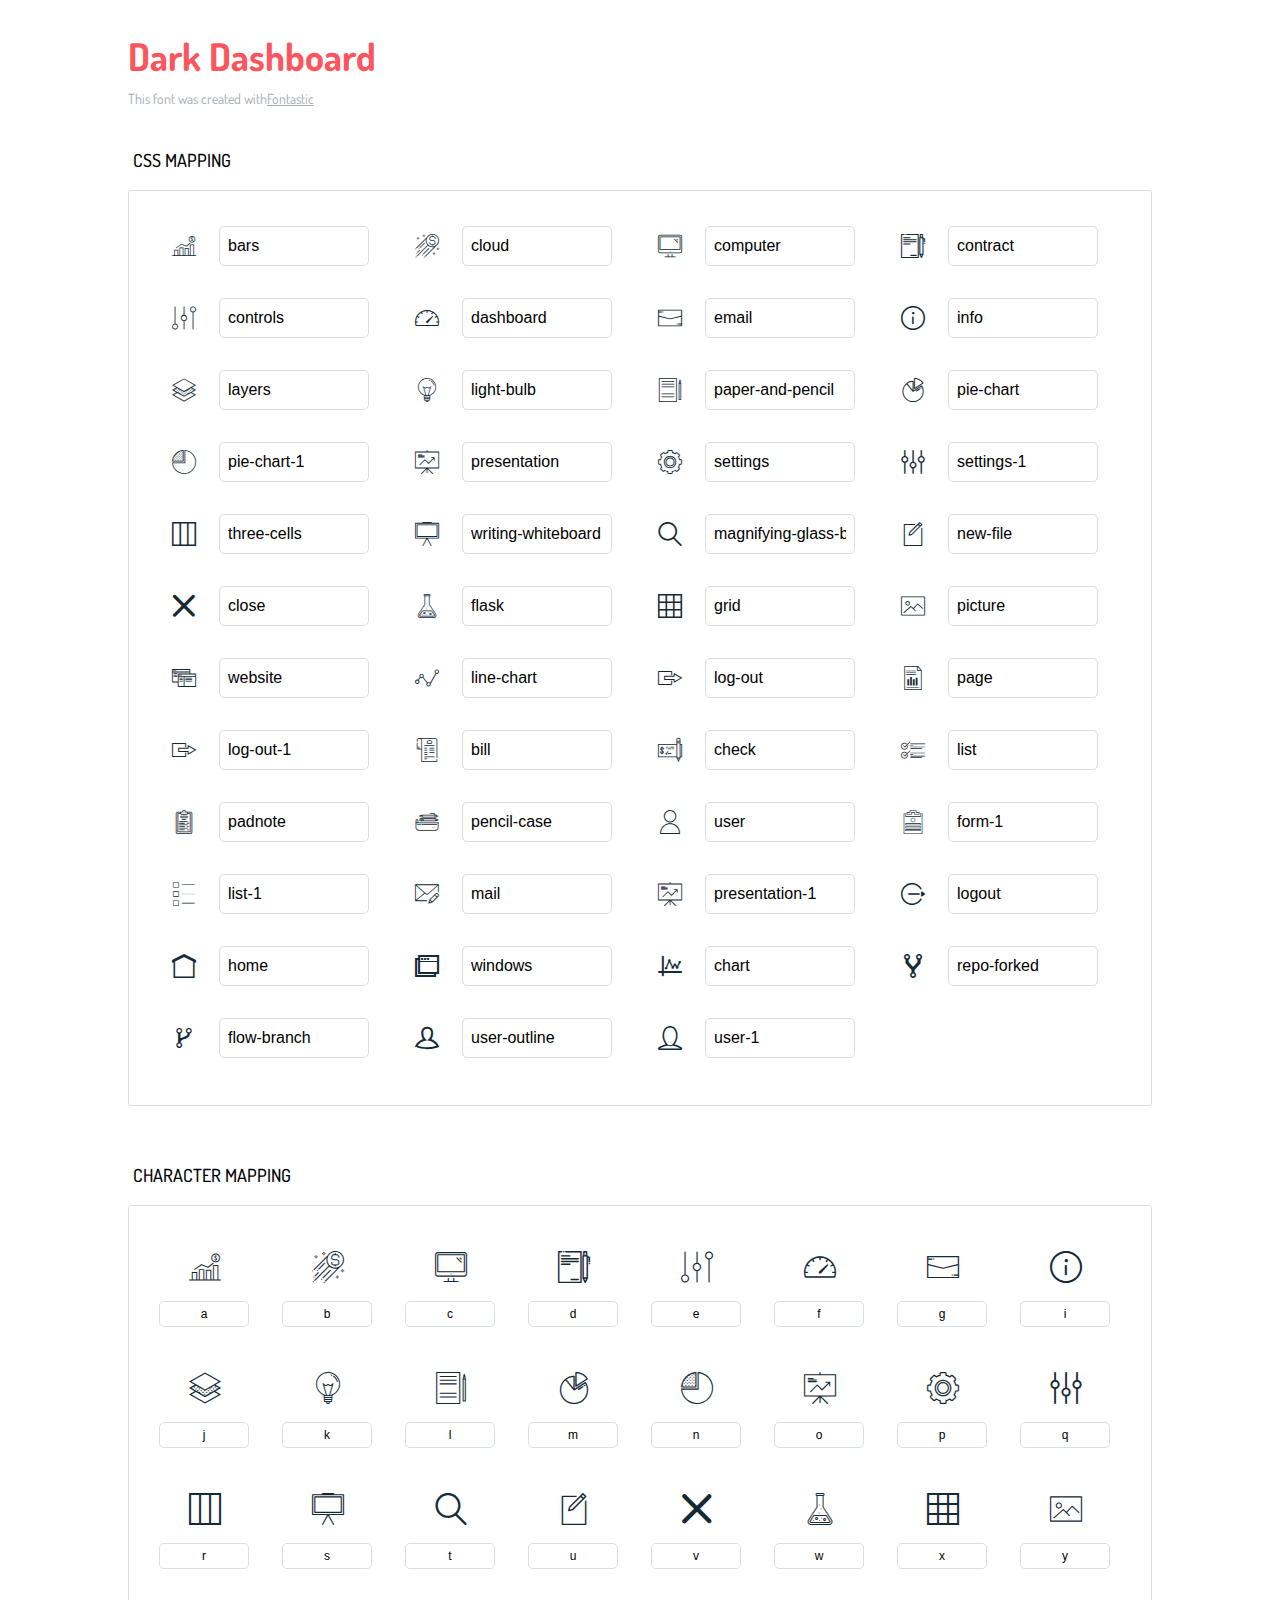
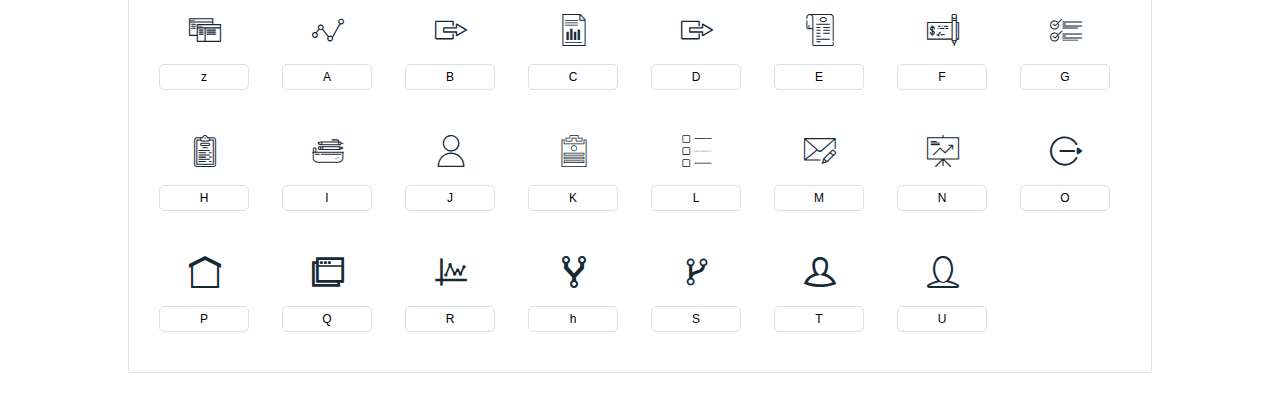
<file: comm-dash/icons-reference/icons-reference.html>
<!DOCTYPE html>
<html lang="en">
  <head>
    <meta charset="utf-8">
    <meta http-equiv="X-UA-Compatible" content="IE=edge,chrome=1">
    <meta name="viewport" content="width=device-width,initial-scale=1">
    <title>Font Reference - Dark Dashboard</title>
    <link href="http://fonts.googleapis.com/css?family=Dosis:400,500,700" rel="stylesheet" type="text/css">
    <link rel="stylesheet" href="styles.css">
    <style type="text/css">html,body,div,span,applet,object,iframe,h1,h2,h3,h4,h5,h6,p,blockquote,pre,a,abbr,acronym,address,big,cite,code,del,dfn,em,img,ins,kbd,q,s,samp,small,strike,strong,sub,sup,tt,var,dl,dt,dd,ol,ul,li,fieldset,form,label,legend,table,caption,tbody,tfoot,thead,tr,th,td{margin:0;padding:0;border:0;outline:0;font-weight:inherit;font-style:inherit;font-family:inherit;font-size:100%;vertical-align:baseline}body{line-height:1;color:#000;background:#fff}ol,ul{list-style:none}table{border-collapse:separate;border-spacing:0;vertical-align:middle}caption,th,td{text-align:left;font-weight:normal;vertical-align:middle}a img{border:none}*{-webkit-box-sizing:border-box;-moz-box-sizing:border-box;box-sizing:border-box}body{font-family:'Dosis','Tahoma',sans-serif}.container{margin:15px auto;width:80%}h1{margin:40px 0 20px;font-weight:700;font-size:38px;line-height:32px;color:#fb565e}h2{font-size:18px;padding:0 0 21px 5px;margin:45px 0 0 0;text-transform:uppercase;font-weight:500}.small{font-size:14px;color:#a5adb4;}.small a{color:#a5adb4;}.small a:hover{color:#fb565e}.glyphs.character-mapping{margin:0 0 20px 0;padding:20px 0 20px 30px;color:rgba(0,0,0,0.5);border:1px solid #d8e0e5;-webkit-border-radius:3px;border-radius:3px;}.glyphs.character-mapping li{margin:0 30px 20px 0;display:inline-block;width:90px}.glyphs.character-mapping .icon{margin:10px 0 10px 15px;padding:15px;position:relative;width:55px;height:55px;color:#162a36 !important;overflow:hidden;-webkit-border-radius:3px;border-radius:3px;font-size:32px;}.glyphs.character-mapping .icon svg{fill:#000}.glyphs.character-mapping input{margin:0;padding:5px 0;line-height:12px;font-size:12px;display:block;width:100%;border:1px solid #d8e0e5;-webkit-border-radius:5px;border-radius:5px;text-align:center;outline:0;}.glyphs.character-mapping input:focus{border:1px solid #fbde4a;-webkit-box-shadow:inset 0 0 3px #fbde4a;box-shadow:inset 0 0 3px #fbde4a}.glyphs.character-mapping input:hover{-webkit-box-shadow:inset 0 0 3px #fbde4a;box-shadow:inset 0 0 3px #fbde4a}.glyphs.css-mapping{margin:0 0 60px 0;padding:30px 0 20px 30px;color:rgba(0,0,0,0.5);border:1px solid #d8e0e5;-webkit-border-radius:3px;border-radius:3px;}.glyphs.css-mapping li{margin:0 30px 20px 0;padding:0;display:inline-block;overflow:hidden}.glyphs.css-mapping .icon{margin:0;margin-right:10px;padding:13px;height:50px;width:50px;color:#162a36 !important;overflow:hidden;float:left;font-size:24px}.glyphs.css-mapping input{margin:0;margin-top:5px;padding:8px;line-height:16px;font-size:16px;display:block;width:150px;height:40px;border:1px solid #d8e0e5;-webkit-border-radius:5px;border-radius:5px;background:#fff;outline:0;float:right;}.glyphs.css-mapping input:focus{border:1px solid #fbde4a;-webkit-box-shadow:inset 0 0 3px #fbde4a;box-shadow:inset 0 0 3px #fbde4a}.glyphs.css-mapping input:hover{-webkit-box-shadow:inset 0 0 3px #fbde4a;box-shadow:inset 0 0 3px #fbde4a}</style>
  </head>
  <body>
    <div class="container">
      <h1>Dark Dashboard</h1>
      <p class="small">This font was created with<a href="http://fontastic.me/">Fontastic</a></p>
      <h2>CSS mapping</h2>
      <ul class="glyphs css-mapping">
        <li>
          <div class="icon icon-bars"></div>
          <input type="text" readonly="readonly" value="bars">
        </li>
        <li>
          <div class="icon icon-cloud"></div>
          <input type="text" readonly="readonly" value="cloud">
        </li>
        <li>
          <div class="icon icon-computer"></div>
          <input type="text" readonly="readonly" value="computer">
        </li>
        <li>
          <div class="icon icon-contract"></div>
          <input type="text" readonly="readonly" value="contract">
        </li>
        <li>
          <div class="icon icon-controls"></div>
          <input type="text" readonly="readonly" value="controls">
        </li>
        <li>
          <div class="icon icon-dashboard"></div>
          <input type="text" readonly="readonly" value="dashboard">
        </li>
        <li>
          <div class="icon icon-email"></div>
          <input type="text" readonly="readonly" value="email">
        </li>
        <li>
          <div class="icon icon-info"></div>
          <input type="text" readonly="readonly" value="info">
        </li>
        <li>
          <div class="icon icon-layers"></div>
          <input type="text" readonly="readonly" value="layers">
        </li>
        <li>
          <div class="icon icon-light-bulb"></div>
          <input type="text" readonly="readonly" value="light-bulb">
        </li>
        <li>
          <div class="icon icon-paper-and-pencil"></div>
          <input type="text" readonly="readonly" value="paper-and-pencil">
        </li>
        <li>
          <div class="icon icon-pie-chart"></div>
          <input type="text" readonly="readonly" value="pie-chart">
        </li>
        <li>
          <div class="icon icon-pie-chart-1"></div>
          <input type="text" readonly="readonly" value="pie-chart-1">
        </li>
        <li>
          <div class="icon icon-presentation"></div>
          <input type="text" readonly="readonly" value="presentation">
        </li>
        <li>
          <div class="icon icon-settings"></div>
          <input type="text" readonly="readonly" value="settings">
        </li>
        <li>
          <div class="icon icon-settings-1"></div>
          <input type="text" readonly="readonly" value="settings-1">
        </li>
        <li>
          <div class="icon icon-three-cells"></div>
          <input type="text" readonly="readonly" value="three-cells">
        </li>
        <li>
          <div class="icon icon-writing-whiteboard"></div>
          <input type="text" readonly="readonly" value="writing-whiteboard">
        </li>
        <li>
          <div class="icon icon-magnifying-glass-browser"></div>
          <input type="text" readonly="readonly" value="magnifying-glass-browser">
        </li>
        <li>
          <div class="icon icon-new-file"></div>
          <input type="text" readonly="readonly" value="new-file">
        </li>
        <li>
          <div class="icon icon-close"></div>
          <input type="text" readonly="readonly" value="close">
        </li>
        <li>
          <div class="icon icon-flask"></div>
          <input type="text" readonly="readonly" value="flask">
        </li>
        <li>
          <div class="icon icon-grid"></div>
          <input type="text" readonly="readonly" value="grid">
        </li>
        <li>
          <div class="icon icon-picture"></div>
          <input type="text" readonly="readonly" value="picture">
        </li>
        <li>
          <div class="icon icon-website"></div>
          <input type="text" readonly="readonly" value="website">
        </li>
        <li>
          <div class="icon icon-line-chart"></div>
          <input type="text" readonly="readonly" value="line-chart">
        </li>
        <li>
          <div class="icon icon-log-out"></div>
          <input type="text" readonly="readonly" value="log-out">
        </li>
        <li>
          <div class="icon icon-page"></div>
          <input type="text" readonly="readonly" value="page">
        </li>
        <li>
          <div class="icon icon-log-out-1"></div>
          <input type="text" readonly="readonly" value="log-out-1">
        </li>
        <li>
          <div class="icon icon-bill"></div>
          <input type="text" readonly="readonly" value="bill">
        </li>
        <li>
          <div class="icon icon-check"></div>
          <input type="text" readonly="readonly" value="check">
        </li>
        <li>
          <div class="icon icon-list"></div>
          <input type="text" readonly="readonly" value="list">
        </li>
        <li>
          <div class="icon icon-padnote"></div>
          <input type="text" readonly="readonly" value="padnote">
        </li>
        <li>
          <div class="icon icon-pencil-case"></div>
          <input type="text" readonly="readonly" value="pencil-case">
        </li>
        <li>
          <div class="icon icon-user"></div>
          <input type="text" readonly="readonly" value="user">
        </li>
        <li>
          <div class="icon icon-form-1"></div>
          <input type="text" readonly="readonly" value="form-1">
        </li>
        <li>
          <div class="icon icon-list-1"></div>
          <input type="text" readonly="readonly" value="list-1">
        </li>
        <li>
          <div class="icon icon-mail"></div>
          <input type="text" readonly="readonly" value="mail">
        </li>
        <li>
          <div class="icon icon-presentation-1"></div>
          <input type="text" readonly="readonly" value="presentation-1">
        </li>
        <li>
          <div class="icon icon-logout"></div>
          <input type="text" readonly="readonly" value="logout">
        </li>
        <li>
          <div class="icon icon-home"></div>
          <input type="text" readonly="readonly" value="home">
        </li>
        <li>
          <div class="icon icon-windows"></div>
          <input type="text" readonly="readonly" value="windows">
        </li>
        <li>
          <div class="icon icon-chart"></div>
          <input type="text" readonly="readonly" value="chart">
        </li>
        <li>
          <div class="icon icon-repo-forked"></div>
          <input type="text" readonly="readonly" value="repo-forked">
        </li>
        <li>
          <div class="icon icon-flow-branch"></div>
          <input type="text" readonly="readonly" value="flow-branch">
        </li>
        <li>
          <div class="icon icon-user-outline"></div>
          <input type="text" readonly="readonly" value="user-outline">
        </li>
        <li>
          <div class="icon icon-user-1"></div>
          <input type="text" readonly="readonly" value="user-1">
        </li>
      </ul>
      <h2>Character mapping</h2>
      <ul class="glyphs character-mapping">
        <li>
          <div data-icon="a" class="icon"></div>
          <input type="text" readonly="readonly" value="a">
        </li>
        <li>
          <div data-icon="b" class="icon"></div>
          <input type="text" readonly="readonly" value="b">
        </li>
        <li>
          <div data-icon="c" class="icon"></div>
          <input type="text" readonly="readonly" value="c">
        </li>
        <li>
          <div data-icon="d" class="icon"></div>
          <input type="text" readonly="readonly" value="d">
        </li>
        <li>
          <div data-icon="e" class="icon"></div>
          <input type="text" readonly="readonly" value="e">
        </li>
        <li>
          <div data-icon="f" class="icon"></div>
          <input type="text" readonly="readonly" value="f">
        </li>
        <li>
          <div data-icon="g" class="icon"></div>
          <input type="text" readonly="readonly" value="g">
        </li>
        <li>
          <div data-icon="i" class="icon"></div>
          <input type="text" readonly="readonly" value="i">
        </li>
        <li>
          <div data-icon="j" class="icon"></div>
          <input type="text" readonly="readonly" value="j">
        </li>
        <li>
          <div data-icon="k" class="icon"></div>
          <input type="text" readonly="readonly" value="k">
        </li>
        <li>
          <div data-icon="l" class="icon"></div>
          <input type="text" readonly="readonly" value="l">
        </li>
        <li>
          <div data-icon="m" class="icon"></div>
          <input type="text" readonly="readonly" value="m">
        </li>
        <li>
          <div data-icon="n" class="icon"></div>
          <input type="text" readonly="readonly" value="n">
        </li>
        <li>
          <div data-icon="o" class="icon"></div>
          <input type="text" readonly="readonly" value="o">
        </li>
        <li>
          <div data-icon="p" class="icon"></div>
          <input type="text" readonly="readonly" value="p">
        </li>
        <li>
          <div data-icon="q" class="icon"></div>
          <input type="text" readonly="readonly" value="q">
        </li>
        <li>
          <div data-icon="r" class="icon"></div>
          <input type="text" readonly="readonly" value="r">
        </li>
        <li>
          <div data-icon="s" class="icon"></div>
          <input type="text" readonly="readonly" value="s">
        </li>
        <li>
          <div data-icon="t" class="icon"></div>
          <input type="text" readonly="readonly" value="t">
        </li>
        <li>
          <div data-icon="u" class="icon"></div>
          <input type="text" readonly="readonly" value="u">
        </li>
        <li>
          <div data-icon="v" class="icon"></div>
          <input type="text" readonly="readonly" value="v">
        </li>
        <li>
          <div data-icon="w" class="icon"></div>
          <input type="text" readonly="readonly" value="w">
        </li>
        <li>
          <div data-icon="x" class="icon"></div>
          <input type="text" readonly="readonly" value="x">
        </li>
        <li>
          <div data-icon="y" class="icon"></div>
          <input type="text" readonly="readonly" value="y">
        </li>
        <li>
          <div data-icon="z" class="icon"></div>
          <input type="text" readonly="readonly" value="z">
        </li>
        <li>
          <div data-icon="A" class="icon"></div>
          <input type="text" readonly="readonly" value="A">
        </li>
        <li>
          <div data-icon="B" class="icon"></div>
          <input type="text" readonly="readonly" value="B">
        </li>
        <li>
          <div data-icon="C" class="icon"></div>
          <input type="text" readonly="readonly" value="C">
        </li>
        <li>
          <div data-icon="D" class="icon"></div>
          <input type="text" readonly="readonly" value="D">
        </li>
        <li>
          <div data-icon="E" class="icon"></div>
          <input type="text" readonly="readonly" value="E">
        </li>
        <li>
          <div data-icon="F" class="icon"></div>
          <input type="text" readonly="readonly" value="F">
        </li>
        <li>
          <div data-icon="G" class="icon"></div>
          <input type="text" readonly="readonly" value="G">
        </li>
        <li>
          <div data-icon="H" class="icon"></div>
          <input type="text" readonly="readonly" value="H">
        </li>
        <li>
          <div data-icon="I" class="icon"></div>
          <input type="text" readonly="readonly" value="I">
        </li>
        <li>
          <div data-icon="J" class="icon"></div>
          <input type="text" readonly="readonly" value="J">
        </li>
        <li>
          <div data-icon="K" class="icon"></div>
          <input type="text" readonly="readonly" value="K">
        </li>
        <li>
          <div data-icon="L" class="icon"></div>
          <input type="text" readonly="readonly" value="L">
        </li>
        <li>
          <div data-icon="M" class="icon"></div>
          <input type="text" readonly="readonly" value="M">
        </li>
        <li>
          <div data-icon="N" class="icon"></div>
          <input type="text" readonly="readonly" value="N">
        </li>
        <li>
          <div data-icon="O" class="icon"></div>
          <input type="text" readonly="readonly" value="O">
        </li>
        <li>
          <div data-icon="P" class="icon"></div>
          <input type="text" readonly="readonly" value="P">
        </li>
        <li>
          <div data-icon="Q" class="icon"></div>
          <input type="text" readonly="readonly" value="Q">
        </li>
        <li>
          <div data-icon="R" class="icon"></div>
          <input type="text" readonly="readonly" value="R">
        </li>
        <li>
          <div data-icon="h" class="icon"></div>
          <input type="text" readonly="readonly" value="h">
        </li>
        <li>
          <div data-icon="S" class="icon"></div>
          <input type="text" readonly="readonly" value="S">
        </li>
        <li>
          <div data-icon="T" class="icon"></div>
          <input type="text" readonly="readonly" value="T">
        </li>
        <li>
          <div data-icon="U" class="icon"></div>
          <input type="text" readonly="readonly" value="U">
        </li>
      </ul>
    </div>
    <script>(function() {
  var glyphs, i, len, ref;

  ref = document.getElementsByClassName('glyphs');
  for (i = 0, len = ref.length; i < len; i++) {
    glyphs = ref[i];
    glyphs.addEventListener('click', function(event) {
      if (event.target.tagName === 'INPUT') {
        return event.target.select();
      }
    });
  }

}).call(this);

    </script>
  </body>
</html>
</file>
<file: css/master.css>
@import url('https://fonts.googleapis.com/css?family=Questrial|Raleway');

/*Navigation*/
.navigation {
  font-size: 20px;
  font-family: 'Raleway', sans-serif;
}
.navbar{
  padding: 50px;
  border width: :10px;
  opacity: 0.9;
  border-color:#80cc33;
}
.navbar-brand{
  font-size: 30px;
}
/*Main*/
.main{
  margin-top: 200px;
  margin-bottom: 30px;
  padding: 20px;
  display: flex;
  align-items: center;
  text-align: center;
  font-size: 20px;
}
.main h1{
  padding: 5px;
  font-family: 'Questrial', sans-serif;
  font-size: 3rem;
}
.main p{
  padding: 5px;
  font-family: 'Raleway', sans-serif;
}
h3{
  font-family: 'Raleway', sans-serif;
  font-style: italic;
}

/*Report Button*/
.btn-danger {
  font-family: 'Questrial', sans-serif;
  padding: 40px;
  font-size: 3rem;
  width: 100%;
  border-width: 5px;
  border-color: #fff;
  border-radius: 20px;
  box-shadow: -2px 2px 7px 5px rgba(0, 0, 0, 0.3);
}
.btn-danger p{
  font-family: 'Questrial', sans-serif;
  font-size: 1.2rem;
}
.btn-success {
  display: block;
  text-align: center;
  font-family: 'Questrial', sans-serif;
  padding: 40px;
  font-size: 3rem;
  width: 100%;
  border-width: 5px;
  border-color: #fff;
  border-radius: 20px;
  box-shadow: -2px 2px 7px 5px rgba(0, 0, 0, 0.3);
}
.btn-success p{
  font-family: 'Questrial', sans-serif;
  font-size: 1.2rem;
}
#btnReport{
  -webkit-animation-duration: 2s;
  -webkit-animation-delay: 3s;
}
#btnCommend{
  -webkit-animation-duration: 1s;
  -webkit-animation-delay: 7s;
}
.modal {
  font-family: 'Raleway', sans-serif;
}

/*Sign-Up*/
.card-form{
  margin-top: 200px;
}
.card{
  padding: 50px;
  border-width: 5px;
  border-color: #fff;
  border-radius: 20px;
  box-shadow: -10px 10px 25px 15px rgba(0, 0, 0, 0.3);
}

footer{
  padding-top: 100px;
  font-family: 'Questrial', sans-serif;
}
@media (max-width: 326px) {
  p{
    display: none;
  }
}
</file>
<file: comm-dash/css/font.css>
@charset "UTF-8";

@font-face {
  font-family: "dark-dashboard";
  src:url("../fonts/dark-dashboard.eot");
  src:url("../fonts/dark-dashboard.eot?#iefix") format("embedded-opentype"),
    url("../fonts/dark-dashboard.woff") format("woff"),
    url("../fonts/dark-dashboard.ttf") format("truetype"),
    url("../fonts/dark-dashboard.svg#dark-dashboard") format("svg");
  font-weight: normal;
  font-style: normal;

}

[data-icon]:before {
  font-family: "dark-dashboard" !important;
  content: attr(data-icon);
  font-style: normal !important;
  font-weight: normal !important;
  font-variant: normal !important;
  text-transform: none !important;
  speak: none;
  line-height: 1;
  -webkit-font-smoothing: antialiased;
  -moz-osx-font-smoothing: grayscale;
}

[class^="icon-"]:before,
[class*=" icon-"]:before {
  font-family: "dark-dashboard" !important;
  font-style: normal !important;
  font-weight: normal !important;
  font-variant: normal !important;
  text-transform: none !important;
  speak: none;
  line-height: 1;
  -webkit-font-smoothing: antialiased;
  -moz-osx-font-smoothing: grayscale;
}

.icon-bars:before {
  content: "\61";
}
.icon-cloud:before {
  content: "\62";
}
.icon-computer:before {
  content: "\63";
}
.icon-contract:before {
  content: "\64";
}
.icon-controls:before {
  content: "\65";
}
.icon-dashboard:before {
  content: "\66";
}
.icon-email:before {
  content: "\67";
}
.icon-info:before {
  content: "\69";
}
.icon-layers:before {
  content: "\6a";
}
.icon-light-bulb:before {
  content: "\6b";
}
.icon-paper-and-pencil:before {
  content: "\6c";
}
.icon-pie-chart:before {
  content: "\6d";
}
.icon-pie-chart-1:before {
  content: "\6e";
}
.icon-presentation:before {
  content: "\6f";
}
.icon-settings:before {
  content: "\70";
}
.icon-settings-1:before {
  content: "\71";
}
.icon-three-cells:before {
  content: "\72";
}
.icon-writing-whiteboard:before {
  content: "\73";
}
.icon-magnifying-glass-browser:before {
  content: "\74";
}
.icon-new-file:before {
  content: "\75";
}
.icon-close:before {
  content: "\76";
}
.icon-flask:before {
  content: "\77";
}
.icon-grid:before {
  content: "\78";
}
.icon-picture:before {
  content: "\79";
}
.icon-website:before {
  content: "\7a";
}
.icon-line-chart:before {
  content: "\41";
}
.icon-log-out:before {
  content: "\42";
}
.icon-page:before {
  content: "\43";
}
.icon-log-out-1:before {
  content: "\44";
}
.icon-bill:before {
  content: "\45";
}
.icon-check:before {
  content: "\46";
}
.icon-list:before {
  content: "\47";
}
.icon-padnote:before {
  content: "\48";
}
.icon-pencil-case:before {
  content: "\49";
}
.icon-user:before {
  content: "\4a";
}
.icon-form-1:before {
  content: "\4b";
}
.icon-list-1:before {
  content: "\4c";
}
.icon-mail:before {
  content: "\4d";
}
.icon-presentation-1:before {
  content: "\4e";
}
.icon-logout:before {
  content: "\4f";
}
.icon-home:before {
  content: "\50";
}
.icon-windows:before {
  content: "\51";
}
.icon-chart:before {
  content: "\52";
}
.icon-repo-forked:before {
  content: "\68";
}
.icon-flow-branch:before {
  content: "\53";
}
.icon-user-outline:before {
  content: "\54";
}
.icon-user-1:before {
  content: "\55";
}
</file>
<file: comm-dash/css/custom.css>
/* your styles go here */
</file>
<file: comm-dash/icons-reference/styles.css>
@charset "UTF-8";

@font-face {
  font-family: "dark-dashboard";
  src:url("fonts/dark-dashboard.eot");
  src:url("fonts/dark-dashboard.eot?#iefix") format("embedded-opentype"),
    url("fonts/dark-dashboard.woff") format("woff"),
    url("fonts/dark-dashboard.ttf") format("truetype"),
    url("fonts/dark-dashboard.svg#dark-dashboard") format("svg");
  font-weight: normal;
  font-style: normal;

}

[data-icon]:before {
  font-family: "dark-dashboard" !important;
  content: attr(data-icon);
  font-style: normal !important;
  font-weight: normal !important;
  font-variant: normal !important;
  text-transform: none !important;
  speak: none;
  line-height: 1;
  -webkit-font-smoothing: antialiased;
  -moz-osx-font-smoothing: grayscale;
}

[class^="icon-"]:before,
[class*=" icon-"]:before {
  font-family: "dark-dashboard" !important;
  font-style: normal !important;
  font-weight: normal !important;
  font-variant: normal !important;
  text-transform: none !important;
  speak: none;
  line-height: 1;
  -webkit-font-smoothing: antialiased;
  -moz-osx-font-smoothing: grayscale;
}

.icon-bars:before {
  content: "\61";
}
.icon-cloud:before {
  content: "\62";
}
.icon-computer:before {
  content: "\63";
}
.icon-contract:before {
  content: "\64";
}
.icon-controls:before {
  content: "\65";
}
.icon-dashboard:before {
  content: "\66";
}
.icon-email:before {
  content: "\67";
}
.icon-info:before {
  content: "\69";
}
.icon-layers:before {
  content: "\6a";
}
.icon-light-bulb:before {
  content: "\6b";
}
.icon-paper-and-pencil:before {
  content: "\6c";
}
.icon-pie-chart:before {
  content: "\6d";
}
.icon-pie-chart-1:before {
  content: "\6e";
}
.icon-presentation:before {
  content: "\6f";
}
.icon-settings:before {
  content: "\70";
}
.icon-settings-1:before {
  content: "\71";
}
.icon-three-cells:before {
  content: "\72";
}
.icon-writing-whiteboard:before {
  content: "\73";
}
.icon-magnifying-glass-browser:before {
  content: "\74";
}
.icon-new-file:before {
  content: "\75";
}
.icon-close:before {
  content: "\76";
}
.icon-flask:before {
  content: "\77";
}
.icon-grid:before {
  content: "\78";
}
.icon-picture:before {
  content: "\79";
}
.icon-website:before {
  content: "\7a";
}
.icon-line-chart:before {
  content: "\41";
}
.icon-log-out:before {
  content: "\42";
}
.icon-page:before {
  content: "\43";
}
.icon-log-out-1:before {
  content: "\44";
}
.icon-bill:before {
  content: "\45";
}
.icon-check:before {
  content: "\46";
}
.icon-list:before {
  content: "\47";
}
.icon-padnote:before {
  content: "\48";
}
.icon-pencil-case:before {
  content: "\49";
}
.icon-user:before {
  content: "\4a";
}
.icon-form-1:before {
  content: "\4b";
}
.icon-list-1:before {
  content: "\4c";
}
.icon-mail:before {
  content: "\4d";
}
.icon-presentation-1:before {
  content: "\4e";
}
.icon-logout:before {
  content: "\4f";
}
.icon-home:before {
  content: "\50";
}
.icon-windows:before {
  content: "\51";
}
.icon-chart:before {
  content: "\52";
}
.icon-repo-forked:before {
  content: "\68";
}
.icon-flow-branch:before {
  content: "\53";
}
.icon-user-outline:before {
  content: "\54";
}
.icon-user-1:before {
  content: "\55";
}
</file>
<file: comm-dash/css/style.default.css>
/*
==============================================================
==============================================================

Dark Admin Bootstrap Template by Bootstrapious.com

==============================================================
==============================================================
 */
/*
* ==========================================================
*     GENERAL
* ==========================================================
*/
body {
  position: relative;
}

section {
  padding: 0 15px;
}

a {
  -webkit-transition: all 0.3s;
  transition: all 0.3s;
  display: inline-block;
}

.dashtext-1 {
  color: #864DD9 !important;
}

.dashtext-2 {
  color: #CF53F9 !important;
}

.dashtext-3 {
  color: #e95f71 !important;
}

.dashtext-4 {
  color: #7127AC !important;
}

.dashbg-1 {
  background: #864DD9;
}

.dashbg-2 {
  background: #CF53F9;
}

.dashbg-3 {
  background: #e95f71;
}

.dashbg-4 {
  background: #7127AC;
}

.text-bold {
  font-weight: 700;
}

.text-small {
  font-size: 0.8rem;
}

p {
  line-height: 1.7;
}

button {
  cursor: pointer;
}

i,
span,
strong {
  display: inline-block;
}

input {
  outline: none;
}

.no-padding {
  padding: 0 !important;
}

.no-padding-top {
  padding-top: 0 !important;
}

.no-padding-bottom {
  padding-bottom: 0 !important;
}

.no-margin {
  margin: 0 !important;
}

.no-margin-top {
  margin-top: 0 !important;
}

.no-margin-bottom {
  margin-bottom: 0 !important;
}

.padding-top-sm {
  padding-top: 30px !important;
}

.padding-bottom-sm {
  padding-bottom: 30px !important;
}

.margin-top-sm {
  margin-top: 30px !important;
}

.margin-bottom-sm {
  margin-bottom: 30px !important;
}

.breadcrumb {
  background: none;
  padding: 20px 20px;
  margin-bottom: 0;
}

.breadcrumb a {
  color: #DB6574;
  text-decoration: none !important;
}

.breadcrumb li.active {
  color: #585a5f;
}

.breadcrumb-item + .breadcrumb-item::before {
  color: #585a5f;
}

.block {
  padding: 20px;
  background: #ffffff;
  color: #8a8d93;
  margin-bottom: 30px;
}

.page-content {
  background: #ffffff;
  min-height: 100vh;
  width: calc(100% - 280px);
  padding: 0;
}

.page-content.active {
  width: 100%;
}

.page-header {
  padding: 20px 15px;
  background: #000000;
  color: #ffffff;
  margin-bottom: 30px;
}

.dropdown-menu {
  border-radius: 0;
  border: 0;
  -webkit-box-shadow: 2px 2px 2px rgba(0, 0, 0, 0.1), -1px -1px 2px rgba(0, 0, 0, 0.1);
  box-shadow: 2px 2px 2px rgba(0, 0, 0, 0.1), -1px -1px 2px rgba(0, 0, 0, 0.1);
  color: #8a8d93;
  font-size: 1rem;
  min-width: 200px;
  margin-top: 10px;
  background: #2d3035;
  left: auto;
  right: 0;
}

.dropdown-menu a {
  color: inherit;
}

.dropdown-menu a:hover {
  background: #DB6574;
  color: #fff;
}

.dropdown-menu a {
  padding: 10px 20px;
}

.dropdown-toggle {
  background: none;
  outline: none;
  border-radius: 0;
}

.dropdown-toggle span {
  color: #555;
}

.dropdown-toggle::after {
  border: none !important;
  content: '\f107';
  vertical-align: baseline;
  font-family: 'FontAwesome';
  margin-left: 0;
}

i[class*='icon-'] {
  -webkit-transform: translateY(2px);
  transform: translateY(2px);
}

.dropdown-menu {
  border-radius: 0;
  padding: 0;
  margin-top: 21px;
  border: 1px solid #393c43;
  -webkit-box-shadow: 0 0 10px rgba(34, 37, 42, 0.95);
  box-shadow: 0 0 10px rgba(34, 37, 42, 0.95);
}

.dropdown-menu a {
  padding: 10px 15px !important;
  color: #333;
  font-size: 0.9rem;
  text-transform: none !important;
}

.dropdown-menu a:hover {
  color: #fff !important;
}

.dropdown-menu a:active {
  background-color: #fff;
}

.dropdown-submenu {
  position: relative;
}

.dropdown-submenu > .dropdown-menu {
  top: 0;
  left: 100%;
  margin-top: -2px;
  font-size: 1rem;
}

.megamenu {
  width: 100%;
  padding: 40px 30px;
  margin-top: 0;
  z-index: 9999 !important;
}

.megamenu strong {
  margin-bottom: 10px;
  display: block;
}

.megamenu ul {
  padding: 0;
  margin: 0;
}

.megamenu ul a {
  padding: 5px 0 !important;
  text-decoration: none;
  color: #555;
  font-size: 0.9em !important;
}

.megamenu ul a:hover {
  background: none;
  color: #DB6574 !important;
}

.megamenu .megamenu-buttons {
  color: #fff;
  margin-top: 40px;
}

.megamenu .megamenu-buttons .megamenu-button-link {
  padding: 20px !important;
  text-decoration: none;
  font-weight: 300;
}

.megamenu .megamenu-buttons .megamenu-button-link.dashbg-1:hover {
  background: #7838d5 !important;
}

.megamenu .megamenu-buttons .megamenu-button-link.dashbg-2:hover {
  background: #c83af8 !important;
}

.megamenu .megamenu-buttons .megamenu-button-link.dashbg-3:hover {
  background: #e6495d !important;
}

.megamenu .megamenu-buttons .megamenu-button-link.dashbg-4:hover {
  background: #632297 !important;
}

.block .title {
  margin-bottom: 20px;
}

.block .title strong:first-child {
  font-size: 1.25rem;
  color: #a5a7ab;
}

.block .title span:first-child {
  font-weight: 300;
  font-size: 0.95rem;
}

/*
* ==========================================================
*     NAVBAR
* ==========================================================
*/
nav.navbar {
  background: #000000;
  color: #ffffff;
  padding-top: 20px;
  padding-bottom: 20px;
  border-bottom: 1px solid #34373d;
  z-index: 9998;
}

nav.navbar .sidebar-toggle {
  width: 36px;
  height: 36px;
  line-height: 29px;
  text-align: center;
  border-radius: 50%;
  background: #282b2f;
  color: #8a8d93;
  font-size: 1.1rem;
  border: 2px solid #3d4148;
  outline: none;
}

nav.navbar a {
  color: inherit;
}

nav.navbar .brand-text {
  display: none;
  font-weight: 700;
}

nav.navbar .brand-text.visible {
  display: block;
}

nav.navbar a.nav-link {
  padding: .5rem .3rem;
  position: relative;
}

nav.navbar a.nav-link .badge {
  width: 20px;
  height: 20px;
  line-height: 20px;
  color: #fff;
  text-align: center;
  border-radius: 50%;
  padding: 0;
  font-size: 0.7rem;
  position: absolute;
  top: 0;
  right: -10px;
}

nav.navbar .messages-toggle,
nav.navbar .tasks-toggle {
  margin-right: 15px;
}

nav.navbar .menu-large {
  position: static !important;
}

nav.navbar .search-panel {
  display: none;
}

nav.navbar .search-inner {
  width: 100vw;
  height: 100vh;
  position: fixed;
  top: 0;
  left: 0;
  background: rgba(45, 48, 53, 0.95);
  z-index: 999;
}

nav.navbar .search-inner .close-btn {
  position: absolute;
  top: 20px;
  right: 40px;
  font-size: 1.1em;
  font-weight: 400;
  cursor: pointer;
}

nav.navbar .search-inner form {
  width: 100%;
  max-width: 800px;
  padding: 20px;
}

nav.navbar .search-inner .form-group {
  position: relative;
}

nav.navbar .search-inner .submit {
  background: none;
  font-size: 2.3rem;
  position: absolute;
  right: 0;
  bottom: 0;
  color: #8a8d93;
  border: none;
  font-weight: 700 !important;
}

nav.navbar .search-inner input {
  background: none;
  width: 100%;
  font-size: 2rem;
  border: none;
  border-bottom: 1px solid #444951;
  color: #8a8d93;
}

nav.navbar .search-inner input::-moz-placeholder {
  font-family: "Muli", sans-serif;
  font-weight: 300 !important;
  color: #585a5f;
}

nav.navbar .search-inner input::-webkit-input-placeholder {
  font-family: "Muli", sans-serif;
  font-weight: 300 !important;
  color: #585a5f;
}

nav.navbar .search-inner input:-ms-input-placeholder {
  font-family: "Muli", sans-serif;
  font-weight: 300 !important;
  color: #585a5f;
}

nav.navbar .dropdown-menu {
  min-width: 300px;
}

nav.navbar .messages a {
  padding: 15px !important;
}

nav.navbar .dropdown-item.message {
  color: #8a8d93;
  text-decoration: none;
  border-bottom: 1px solid #393c43;
}

nav.navbar .dropdown-item.message:hover {
  background: #282b2f;
}

nav.navbar .dropdown-item.message li:last-of-type a {
  border-bottom: none;
}

nav.navbar .dropdown-item.message .profile {
  width: 50px;
  height: 50px;
  border-radius: 50%;
  margin-right: 15px;
  position: relative;
}

nav.navbar .dropdown-item.message .profile img {
  width: 100%;
  height: 100%;
  border-radius: 50%;
}

nav.navbar .dropdown-item.message .profile .status {
  width: 12px;
  height: 12px;
  border-radius: 50%;
  border: 2px solid #fff;
  position: absolute;
  top: 2px;
  right: 2px;
}

nav.navbar .dropdown-item.message .profile .status.online {
  background: #28a745;
}

nav.navbar .dropdown-item.message .profile .status.away {
  background: #ffc107;
}

nav.navbar .dropdown-item.message .profile .status.busy {
  background: #dc3545;
}

nav.navbar .dropdown-item.message .profile .status.offline {
  background: #999;
}

nav.navbar .dropdown-item.message .content strong {
  font-size: 1rem;
}

nav.navbar .dropdown-item.message .content span {
  font-weight: 300;
  font-size: 0.85rem;
}

nav.navbar .dropdown-item.message .content .date {
  color: #70737a;
}

nav.navbar .tasks-list li:last-of-type a {
  border-bottom: none;
}

nav.navbar .tasks-list a {
  padding: 15px !important;
  border-bottom: 1px solid #393c43;
}

nav.navbar .tasks-list a:hover {
  background: #282b2f;
}

nav.navbar .tasks-list strong {
  font-size: 1rem;
}

nav.navbar .tasks-list span {
  font-size: 0.95rem;
}

nav.navbar .tasks-list .progress {
  height: 2px;
  margin-top: 10px;
  background: #444951;
}

/* Navbar dropdown effect */
nav.navbar .dropdown .dropdown-menu {
  -webkit-transform: translateY(50px);
  transform: translateY(50px);
  -webkit-transition: all 0.3s ease-in-out;
  transition: all 0.3s ease-in-out;
}

nav.navbar .dropdown .dropdown-menu.active {
  -webkit-transform: translateY(0);
  transform: translateY(0);
}

/* Navbar Media Query ----------------------------------- */
@media (max-width: 1199px) {
  nav.navbar .right-menu {
    margin-bottom: -3px;
  }
  nav.navbar .navbar-brand {
    margin-right: 5px;
  }
  nav.navbar .search-inner form input {
    font-size: 1.25rem !important;
  }
  nav.navbar .search-inner form button.submit {
    position: absolute;
    font-size: 2rem;
    top: 50px;
    display: block;
    width: 100%;
  }
  nav.navbar .sidebar-toggle {
    width: 30px;
    height: 30px;
    line-height: 25px;
    font-size: 1rem;
  }
  nav.navbar .messages-toggle,
  nav.navbar .tasks-toggle {
    margin-right: 0;
  }
  nav.navbar .brand-text {
    display: none !important;
  }
  nav.navbar .brand-text.visible {
    display: none !important;
  }
  nav.navbar .brand-text.brand-sm {
    display: block !important;
  }
  nav.navbar .sidebar-toggle {
    -webkit-transform: rotateY(180deg);
    transform: rotateY(180deg);
  }
}

@media (max-width: 991px) {
  nav.navbar .dropdown-menu {
    right: -140px;
  }
  nav.navbar .megamenu {
    right: 0 !important;
  }
  nav.navbar a.nav-link {
    font-size: 0.85rem;
  }
  nav.navbar a.nav-link .badge {
    width: 16px;
    height: 16px;
    line-height: 16px;
    color: #fff;
    text-align: center;
    font-size: 0.6rem;
  }
}

/*
* ==========================================================
*     SIDEBAR
* ==========================================================
*/
nav#sidebar {
  width: 280px;
  background: #fff;
  color: #6a6c70;
  border-right: 1px solid #34373d;
}

nav#sidebar a {
  color: inherit;
  text-decoration: none;
  position: relative;
}

nav#sidebar a[data-toggle="collapse"]::after {
  content: '\f104';
  display: inline-block;
  -webkit-transform: translateY(-50%);
  transform: translateY(-50%);
  font-family: 'FontAwesome';
  position: absolute;
  top: 50%;
  right: 20px;
}

nav#sidebar a[aria-expanded="true"] {
  background: #34373d;
}

nav#sidebar a[aria-expanded="true"]::after {
  content: '\f107';
}

nav#sidebar a i {
  font-size: 1.2em;
  margin-right: 10px;
  -webkit-transition: none;
  transition: none;
}

nav#sidebar ul ul a {
  padding: 14px;
  padding-left: 60px;
  background: #22252a;
}

nav#sidebar .sidebar-header {
  padding: 30px 20px;
}

nav#sidebar .sidebar-header h1,
nav#sidebar .sidebar-header p {
  margin-bottom: 0;
}

nav#sidebar .sidebar-header h1 {
  color: #8a8d93;
}

nav#sidebar .sidebar-header p {
  font-size: 0.9rem;
}

nav#sidebar span.heading {
  font-weight: 700;
  margin-left: 20px;
  color: #494d53;
  font-size: 1.2rem;
  margin-bottom: 15px;
}

nav#sidebar .avatar {
  min-width: 60px;
  max-width: 60px;
  min-height: 60px;
  max-height: 60px;
  border-radius: 50%;
  overflow: hidden;
  margin-right: 15px;
  padding: 4px;
  border: 3px solid #282b2f;
}

nav#sidebar ul {
  max-height: none;
}

nav#sidebar ul a {
  padding: 18px 20px;
  display: block;
  font-weight: 400;
}

nav#sidebar ul a:hover {
  background: #34373d;
}

nav#sidebar ul a:hover i {
  color: #DB6574;
}

nav#sidebar ul a i {
  margin-right: 20px;
  -webkit-transition: all 0.3s;
  transition: all 0.3s;
  padding-right: 20px;
  border-right: 1px solid #454649;
}

nav#sidebar li {
  position: relative;
}

nav#sidebar li::before {
  content: '';
  width: 2px;
  height: 100%;
  background: none;
  display: block;
  position: absolute;
  top: 0;
  left: 0;
  z-index: 99;
}

nav#sidebar li.active::before {
  background: #DB6574;
}

nav#sidebar li.active a {
  background: #34373d;
  color: #bfc1c4;
}

nav#sidebar li.active i {
  color: #DB6574;
}

nav#sidebar.shrinked {
  width: 80px;
}

nav#sidebar.shrinked .sidebar-header {
  padding: 10px;
}

nav#sidebar.shrinked .sidebar-header .title {
  display: none;
}

nav#sidebar.shrinked span.heading {
  margin-left: 0;
  display: block;
  text-align: center;
  font-size: 1rem;
}

nav#sidebar.shrinked ul {
  max-height: none;
}

nav#sidebar.shrinked ul a {
  padding: 14px 5px;
  display: block;
  font-weight: 400;
  text-align: center;
  font-size: 0.8rem;
}

nav#sidebar.shrinked ul i {
  font-size: 1.2rem;
  text-align: center !important;
  width: 100%;
  display: block !important;
  border: none !important;
  padding: 0 !important;
}

nav#sidebar.shrinked ul ul a {
  padding-left: 10px;
}

nav#sidebar.shrinked a[data-toggle="collapse"]::after {
  content: '\f107';
  -webkit-transform: translate(-50%, -50%);
  transform: translate(-50%, -50%);
  position: absolute;
  top: 88%;
  left: 50%;
}

nav#sidebar.shrinked a[aria-expanded="true"]::after {
  content: '\f106';
}

/* Sidebar Media Query ----------------------------------- */
@media (max-width: 1199px) {
  .page-content {
    width: 100%;
  }
  .page-content.active {
    width: calc(100% - 80px);
  }
  nav#sidebar {
    width: 80px;
    margin-left: -80px;
  }
  nav#sidebar .sidebar-header {
    padding: 10px;
  }
  nav#sidebar .sidebar-header .title {
    display: none;
  }
  nav#sidebar span.heading {
    margin-left: 0;
    display: block;
    text-align: center;
    font-size: 1rem;
  }
  nav#sidebar ul {
    max-height: none;
  }
  nav#sidebar ul a {
    padding: 12px 5px;
    display: block;
    font-weight: 400;
    text-align: center;
    font-size: 0.8rem;
  }
  nav#sidebar ul i {
    font-size: 1.2rem;
    text-align: center !important;
    width: 100%;
    display: block !important;
    border: none !important;
    padding: 0 !important;
  }
  nav#sidebar ul ul a {
    padding-left: 10px;
  }
  nav#sidebar.shrinked {
    margin-left: 0;
  }
  nav#sidebar a[data-toggle="collapse"]::after {
    content: '\f107';
    -webkit-transform: translate(-50%, -50%);
    transform: translate(-50%, -50%);
    position: absolute;
    top: 88%;
    left: 50%;
  }
  nav#sidebar a[aria-expanded="true"]::after {
    content: '\f106';
  }
}

/*
* ==========================================================
*     STATISTICS SECTION
* ==========================================================
*/
/* Statistic Block */
.statistic-block {
  padding: 20px;
  background: #00e600;
  color: #8a8d93;
}

.statistic-block .title {
  margin-bottom: 0;
}

.statistic-block strong,
.statistic-block span {
  display: block;
}

.statistic-block strong {
  text-transform: uppercase;
  font-size: 0.9rem;
  color: #1a1a1a;
  margin-bottom: 5px;
}

.statistic-block .icon {
  margin-bottom: 5;
  font-size: 1.2rem;
  color: #8a8d93;
}

.statistic-block .progress {
  width: 100%;
  border-radius: 30px;
  overflow: hidden;
  background: #393c43;
  margin-top: 5px;
}

.statistic-block .progress-bar {
  height: 4px;
  border-radius: 30px;
}

.statistic-block .number {
  color: inherit;
  font-size: 2.2rem;
}

/*
* ==========================================================
*     CARDS SECTION
* ==========================================================
*/
/* Scans Block */
.stats-2-block .stats-2 {
  width: 50%;
  color: #8a8d93;
  position: relative;
  padding-right: 50px;
}

.stats-2-block .stats-2::after {
  content: '';
  background: #40444b;
  width: 1px;
  height: 80%;
  display: block;
  position: absolute;
  top: 10%;
  right: 30px;
}

.stats-2-block .stats-2:last-of-type {
  padding-right: 0;
}

.stats-2-block .stats-2:last-of-type::after {
  display: none;
}

.stats-2-block span,
.stats-2-block strong {
  color: inherit;
}

.stats-2-block strong {
  font-size: 2rem;
}

.stats-2-block span {
  text-transform: uppercase;
  font-weight: 300;
  font-size: 0.9rem;
}

.stats-2-block .progress {
  margin-top: 10px;
  background: #393c43;
  max-width: 150px;
}

.stats-2-block .stats-2-arrow {
  -webkit-transform: translateY(10px);
  transform: translateY(10px);
  margin-right: 10px;
}

.stats-2-block .stats-2-arrow.low {
  color: #dc3545;
}

.stats-2-block .stats-2-arrow.height {
  color: #28a745;
}

/* Scans Block Media Query ------------------ */
@media (max-width: 991px) {
  .stats-2-block .stats-2::after {
    display: none;
  }
}

/* Requests Block */
.stats-3-block .stats-3 {
  width: 50%;
  color: #8a8d93;
  position: relative;
  padding-right: 50px;
}

.stats-3-block .stats-3::after {
  content: '';
  background: #40444b;
  width: 1px;
  height: 80%;
  display: block;
  position: absolute;
  top: 10%;
  right: 30px;
}

.stats-3-block .stats-3:last-of-type {
  padding-right: 0;
}

.stats-3-block .stats-3:last-of-type::after {
  display: none;
}

.stats-3-block span,
.stats-3-block strong {
  color: inherit;
}

.stats-3-block strong {
  font-size: 2rem;
}

.stats-3-block strong.strong-sm {
  font-size: 1.4rem;
}

.stats-3-block span {
  text-transform: uppercase;
  font-weight: 300;
  font-size: 0.9rem;
  font-weight: 400;
}

.stats-3-block span.span-sm {
  font-size: 0.85rem;
}

.stats-3-block .progress {
  margin-top: 10px;
  background: #393c43;
  max-width: 150px;
}

.stats-3-block .item {
  width: 50%;
}

.stats-3-block .item .line {
  display: block;
  margin: 10px auto;
  width: 30px;
  height: 1px;
  background: #40444b;
}

.stats-3-block small {
  font-weight: 700;
}

/* Requests Block Media Query ------------------ */
@media (max-width: 991px) {
  .stats-3-block .stats-3::after {
    display: none;
  }
}

/*
* ==========================================================
*     USERS SECTION
* ==========================================================
*/
/* user block */
.user-block .avatar {
  width: 70px;
  height: 70px;
  border-radius: 50%;
  margin: 15px auto;
  position: relative;
}

.user-block .avatar img {
  width: 100%;
  height: 100%;
  border-radius: 50%;
}

.user-block .avatar .order {
  width: 30px;
  height: 30px;
  line-height: 30px;
  border-radius: 50%;
  color: #fff;
  position: absolute;
  bottom: -5px;
  right: -5px;
  font-size: 0.7rem;
}

.user-block h3 {
  margin-bottom: 0;
}

.user-block span {
  font-weight: 300;
  color: #75787f;
}

.user-block .contributions {
  margin-top: 20px;
  border-radius: 50px;
  padding: 6px 30px;
  background: #26292d;
  display: inline-block;
  font-size: 0.9rem;
}

.user-block .details {
  margin-top: 40px;
}

.user-block .item {
  width: 33.3333%;
  text-align: center;
}

.user-block .item i {
  margin-right: 10px;
  color: #6a6c70;
}

.user-block a.user-title {
  text-decoration: none;
  color: #8a8d93;
  margin-top: 10px;
}

/* Public user Block */
.public-user-block .avatar {
  min-width: 50px;
  max-width: 50px;
  min-height: 50px;
  max-height: 50px;
  border-radius: 50%;
  margin-left: 15px;
  margin-right: 15px;
  position: relative;
  overflow: hidden;
}

.public-user-block .avatar img {
  width: 100%;
  height: 100%;
}

.public-user-block strong {
  font-size: 1.2rem;
}

.public-user-block span {
  font-size: 0.9rem;
  font-weight: 300;
}

.public-user-block .contributions {
  border-radius: 50px;
  padding: 6px 30px;
  background: #26292d;
  display: inline-block;
  font-size: 0.9rem;
}

.public-user-block .item {
  width: 33.3333%;
  text-align: center;
}

.public-user-block .item i {
  margin-right: 10px;
  color: #6a6c70;
}

.public-user-block .item strong {
  font-size: 0.9rem;
}

.public-user-block .order {
  font-size: 0.9rem;
  font-weight: 700;
}

.public-user-block a.name {
  text-decoration: none;
  color: #8a8d93;
}

/* Public users Block Media Query ------------------ */
@media (max-width: 991px) {
  .public-user-block .contributions {
    margin: 20px 0;
  }
  .public-user-block .order {
    display: none !important;
  }
}

/*
* ==========================================================
*     SALES SECTION
* ==========================================================
*/
/* Sale Block */
.stats-with-chart-2 .title {
  margin-bottom: 30px;
}

.stats-with-chart-2 .title strong {
  font-size: 1.25rem;
}

.stats-with-chart-2 .title span {
  font-weight: 300;
  font-size: 0.95rem;
}

.stats-with-chart-2 .chart {
  position: relative;
  margin-bottom: 20px;
}

.stats-with-chart-2 .text {
  position: absolute;
  top: 50%;
  left: 50%;
  -webkit-transform: translate(-50%, -50%);
  transform: translate(-50%, -50%);
  display: inline-block;
  text-align: center;
}

.stats-with-chart-2 .text strong {
  font-size: 1.5rem;
}

.stats-with-chart-2 .text span {
  text-transform: uppercase;
  font-weight: 300;
}

/* Sales Difference Block */
.stats-with-chart-1 {
  height: 100%;
}

.stats-with-chart-1 .title {
  margin-bottom: 30px;
}

.stats-with-chart-1 .title strong {
  font-size: 1.25rem;
}

.stats-with-chart-1 .title span {
  font-weight: 300;
  font-size: 0.95rem;
}

.stats-with-chart-1 .text strong {
  font-size: 1.8rem !important;
  font-weight: 300;
}

/* Sales Difference Block Media Query ------------------ */
@media (max-width: 991px) {
  .stats-with-chart-1 {
    height: auto;
  }
}

/*
* ==========================================================
*     FEEDS SECTION
* ==========================================================
*/
/* Checklist Media Query */
.checklist-block .title {
  margin-bottom: 20px;
}

.checklist-block .title strong {
  font-size: 1.25rem;
}

.checklist-block .title span {
  font-weight: 300;
  font-size: 0.95rem;
}

.checklist-block label {
  font-size: 0.9rem;
  color: #8a8d93;
  line-height: 1.8em;
  margin-bottom: 0;
}

.checklist-block .item {
  padding: 26px;
}

.checklist-block .item:nth-of-type(even) {
  background: #282b2f;
}

.checklist-block input:checked + label {
  text-decoration: line-through;
}

/* Messages Media Query */
.messages-block a.message {
  color: #8a8d93;
  text-decoration: none;
  padding: 10px;
  border-bottom: 1px solid #282b2f;
}

.messages-block a.message:hover {
  background: #282b2f;
}

.messages-block a.message:last-of-type {
  border-bottom: none;
}

.messages-block .title {
  margin-bottom: 30px;
}

.messages-block .title strong {
  font-size: 1.25rem;
}

.messages-block .title span {
  font-weight: 300;
  font-size: 0.95rem;
}

.messages-block .profile {
  width: 50px;
  height: 50px;
  border-radius: 50%;
  margin-right: 15px;
  position: relative;
}

.messages-block .profile img {
  width: 100%;
  height: 100%;
  border-radius: 50%;
}

.messages-block .profile .status {
  width: 12px;
  height: 12px;
  border-radius: 50%;
  border: 2px solid #fff;
  position: absolute;
  top: 2px;
  right: 2px;
}

.messages-block .profile .status.online {
  background: #28a745;
}

.messages-block .profile .status.away {
  background: #ffc107;
}

.messages-block .profile .status.busy {
  background: #dc3545;
}

.messages-block .profile .status.offline {
  background: #999;
}

.messages-block .content strong {
  font-size: 1.1rem;
}

.messages-block .content span {
  font-weight: 300;
}

.messages-block .content .date {
  color: #70737a;
}

/*
* ==========================================================
*     CHARTS SECTION [CHARTS PAGE]
* ==========================================================
*/
/* Chart Block */
.chart .title {
  margin-bottom: 30px;
}

.chart .title strong {
  font-size: 1.25rem;
}

.chart .title span {
  font-weight: 300;
  font-size: 0.95rem;
}

/*
* ==========================================================
*     TABLES SECTION [TABLES PAGE]
* ==========================================================
*/
.table {
  margin-bottom: 0;
}

.table td,
.table th {
  border-color: #494d53;
}

.table thead th {
  border: none;
}

.table-striped tbody tr {
  -webkit-transition: all 0.3s;
  transition: all 0.3s;
}

.table-striped tbody tr:nth-of-type(odd) {
  background-color: #282b2f;
}

.table-striped tbody tr:nth-of-type(odd):hover {
  background-color: #26292d;
}

@media (max-width: 991px) {
  section.tables {
    padding: 0;
  }
}

/*
* ==========================================================
*     LOGIN PAGE
* ==========================================================
*/
.login-page {
  position: relative;
}

.login-page::before {
  content: '';
  width: 100%;
  height: 100%;
  display: block;
  z-index: -1;
  background: url(../img/bg.jpeg);
  background-size: cover;
  position: absolute;
  top: 0;
  right: 0;
}

.login-page .container {
  min-height: 100vh;
  z-index: 1;
  padding: 20px;
}

.login-page .form-holder {
  width: 100%;
  border-radius: 5px;
  overflow: hidden;
  margin-bottom: 50px;
}

.login-page .form-holder .info,
.login-page .form-holder .form {
  min-height: 70vh;
  padding: 40px;
  height: 100%;
}

.login-page .form-holder div[class*='col-'] {
  padding: 0;
}

.login-page .form-holder .info {
  background: rgba(219, 101, 116, 0.95);
  color: #fff;
}

.login-page .form-holder .info h1 {
  font-size: 2.5em;
  font-weight: 700;
}

.login-page .form-holder .info p {
  font-weight: 300;
}

.login-page .form-holder .form {
  background: #2d3035;
}

.login-page .form-holder .form .form-group {
  position: relative;
  margin-bottom: 30px;
}

.login-page .form-holder .form .content {
  width: 100%;
}

.login-page .form-holder .form form {
  width: 100%;
  max-width: 400px;
}

.login-page .form-holder .form #login,
.login-page .form-holder .form #register {
  margin-bottom: 20px;
  cursor: pointer;
  color: #fff;
}

.login-page .form-holder .form a.forgot-pass,
.login-page .form-holder .form a.signup {
  font-size: 0.9rem;
  color: #DB6574;
}

.login-page .form-holder .form small {
  color: #aaa;
}

.login-page .form-holder .form .terms-conditions label {
  cursor: pointer;
  color: #aaa;
  font-size: 0.9rem;
}

.login-page .copyrights {
  width: 100%;
  z-index: 9999;
  position: absolute;
  bottom: 0;
  left: 0;
  color: #fff;
}

@media (max-width: 991px) {
  .login-page .form-holder .info,
  .login-page .form-holder .form {
    min-height: auto;
    padding: 40px;
    height: 100%;
  }
}

.form-control {
  border: 1px solid #444951;
  background: none;
  border-radius: 0;
  padding: 10px 15px;
  color: #979a9f;
}

.form-control::-moz-placeholder {
  font-size: 0.9rem;
  font-family: "Muli", sans-serif;
  color: #787b82;
}

.form-control::-webkit-input-placeholder {
  font-size: 0.9rem;
  font-family: "Muli", sans-serif;
  color: #787b82;
}

.form-control:-ms-input-placeholder {
  font-size: 0.9rem;
  font-family: "Muli", sans-serif;
  color: #787b82;
}

.form-control:focus {
  border-color: #DB6574;
  background: none;
  color: #979a9f;
}

.form-control:disabled, .form-control[readonly] {
  background: #444951;
}

.form-control-label {
  color: #777;
}

button, input[type='submit'] {
  cursor: pointer;
  font-family: inherit;
  font-weight: 300 !important;
}

form label {
  font-size: 1rem;
  color: #8a8d93;
}

.checkbox-template, .radio-template {
  -webkit-transform: translateY(1px);
  transform: translateY(1px);
  -webkit-user-select: none;
  -moz-user-select: none;
  -ms-user-select: none;
  user-select: none;
  cursor: pointer;
  position: relative;
  outline: none;
}

.checkbox-template + label, .radio-template + label {
  margin-left: 15px;
}

.checkbox-template::before, .radio-template::before {
  margin-right: 10px;
  content: '';
  display: inline-block;
  -webkit-transform: translate(-2px, -2px);
  transform: translate(-2px, -2px);
  width: 18px;
  height: 18px;
  line-height: 18px;
  text-align: center;
  background: #8a8d93;
  -webkit-transition: all 0.2s;
  transition: all 0.2s;
}

.checkbox-template::after, .radio-template::after {
  content: '\f00c';
  width: 12px;
  height: 12px;
  line-height: 12px;
  text-align: center;
  display: block;
  font-family: 'FontAwesome';
  position: absolute;
  top: 1px;
  left: 1px;
  font-size: 0.6rem;
  opacity: 0;
  -webkit-transition: all 0.2s;
  transition: all 0.2s;
  color: #fff;
}

.checkbox-template:checked::before, .radio-template:checked::before {
  background: #DB6574;
}

.checkbox-template:checked::after, .radio-template:checked::after {
  opacity: 1;
}

.radio-template::before {
  border-radius: 50%;
  -webkit-transform: translate(-3px, -3px);
  transform: translate(-3px, -3px);
}

.radio-template::after {
  width: 6px;
  height: 6px;
  line-height: 6px;
  text-align: center;
  position: absolute;
  top: 3px;
  left: 3px;
  border-radius: 50%;
  content: '';
}

.radio-template:checked::after {
  background: #fff;
}

input.input-material {
  width: 100%;
  border: none;
  border-bottom: 1px solid #444951;
  padding: 10px 0;
  background: none;
  color: #8a8d93;
}

input.input-material:focus {
  border-color: #DB6574;
}

input.input-material ~ label {
  color: #aaa;
  position: absolute;
  top: 14px;
  left: 0;
  cursor: text;
  -webkit-transition: all 0.2s;
  transition: all 0.2s;
  font-weight: 300;
}

input.input-material ~ label.error {
  color: #dc3545;
  font-size: 0.75rem;
  position: absolute;
  top: auto;
  bottom: -30px;
  left: 0;
}

input.input-material ~ label.active {
  font-size: 0.85rem;
  top: -10px;
  color: #DB6574;
}

.form-group-material {
  position: relative;
  margin-bottom: 30px;
}

.input-group span.input-group-addon {
  background: #363a40;
  color: #8a8d93;
  font-weight: 300;
  border-radius: 0;
  border: 1px solid #34373d;
}

.input-group .btn {
  padding: 0.6rem 0.95rem;
}

.input-group .dropdown-toggle {
  background: #363a40;
  color: #8a8d93;
  padding-right: 1.4rem;
}

.input-group .checkbox-template, .input-group .radio-template {
  -webkit-transform: none;
  transform: none;
}

.input-group ul.dropdown-menu {
  padding: 15px;
  color: #777;
  border-radius: 0;
  margin-top: 5px;
}

.input-group ul.dropdown-menu a {
  padding: 5px 0;
  color: inherit;
  text-decoration: none;
  display: block;
}

.input-group ul.dropdown-menu a:hover {
  color: #DB6574;
}

.form-page .block {
  margin-bottom: 30px;
}

select {
  margin-bottom: 20px;
  padding: 8px 15px !important;
}

.modal-open .modal {
  background: rgba(0, 0, 0, 0.7);
  z-index: 9999;
}

.modal-open .modal .modal-content {
  border-radius: 0;
  background: #2d3035;
}

.modal-open .modal .modal-header, .modal-open .modal .modal-footer {
  border-color: #3d4148;
}

.modal-open .modal .close {
  color: #8a8d93;
  opacity: 1;
}

.modal-open .modal .modal-title {
  font-size: 1.25rem;
}

/*

=====================
STYLE SWITCHER FOR DEMO
=====================

*/
#style-switch-button {
  position: fixed;
  top: 120px;
  right: 0px;
  border-radius: 0;
  z-index: 2;
}

#style-switch {
  width: 300px;
  padding: 20px;
  position: fixed;
  top: 160px;
  right: 0;
  background: #fff;
  border: solid 1px #ced4da;
  z-index: 2000;
}

#style-switch h4 {
  color: #495057;
}

/* =========================================
   THEMING OF BOOTSTRAP COMPONENTS
   ========================================= */
/*
 * 1. NAVBAR
 */
.navbar {
  padding: 0.5rem 1rem;
}

.navbar-brand {
  display: inline-block;
  padding-top: 0.3125rem;
  padding-bottom: 0.3125rem;
  margin-right: 1rem;
  font-size: 1.25rem;
}

.navbar-toggler {
  padding: 0.25rem 0.75rem;
  font-size: 1.25rem;
  line-height: 1;
  border: 1px solid transparent;
  border-radius: 0.25rem;
}

.navbar-light .navbar-brand {
  color: rgba(0, 0, 0, 0.9);
}

.navbar-light .navbar-brand:focus, .navbar-light .navbar-brand:hover {
  color: rgba(0, 0, 0, 0.9);
}

.navbar-light .navbar-nav .nav-link {
  color: rgba(0, 0, 0, 0.5);
}

.navbar-light .navbar-nav .nav-link:focus, .navbar-light .navbar-nav .nav-link:hover {
  color: rgba(0, 0, 0, 0.7);
}

.navbar-light .navbar-nav .nav-link.disabled {
  color: rgba(0, 0, 0, 0.3);
}

.navbar-light .navbar-nav .show > .nav-link,
.navbar-light .navbar-nav .active > .nav-link,
.navbar-light .navbar-nav .nav-link.show,
.navbar-light .navbar-nav .nav-link.active {
  color: rgba(0, 0, 0, 0.9);
}

.navbar-light .navbar-toggler {
  color: rgba(0, 0, 0, 0.5);
  border-color: rgba(0, 0, 0, 0.1);
}

.navbar-light .navbar-toggler-icon {
  background-image: url("data:image/svg+xml;charset=utf8,%3Csvg viewBox='0 0 30 30' xmlns='http://www.w3.org/2000/svg'%3E%3Cpath stroke='rgba(0, 0, 0, 0.5)' stroke-width='2' stroke-linecap='round' stroke-miterlimit='10' d='M4 7h22M4 15h22M4 23h22'/%3E%3C/svg%3E");
}

.navbar-light .navbar-text {
  color: rgba(0, 0, 0, 0.5);
}

.navbar-dark .navbar-brand {
  color: white;
}

.navbar-dark .navbar-brand:focus, .navbar-dark .navbar-brand:hover {
  color: white;
}

.navbar-dark .navbar-nav .nav-link {
  color: rgba(255, 255, 255, 0.5);
}

.navbar-dark .navbar-nav .nav-link:focus, .navbar-dark .navbar-nav .nav-link:hover {
  color: rgba(255, 255, 255, 0.75);
}

.navbar-dark .navbar-nav .nav-link.disabled {
  color: rgba(255, 255, 255, 0.25);
}

.navbar-dark .navbar-nav .show > .nav-link,
.navbar-dark .navbar-nav .active > .nav-link,
.navbar-dark .navbar-nav .nav-link.show,
.navbar-dark .navbar-nav .nav-link.active {
  color: white;
}

.navbar-dark .navbar-toggler {
  color: rgba(255, 255, 255, 0.5);
  border-color: rgba(255, 255, 255, 0.1);
}

.navbar-dark .navbar-toggler-icon {
  background-image: url("data:image/svg+xml;charset=utf8,%3Csvg viewBox='0 0 30 30' xmlns='http://www.w3.org/2000/svg'%3E%3Cpath stroke='rgba(255, 255, 255, 0.5)' stroke-width='2' stroke-linecap='round' stroke-miterlimit='10' d='M4 7h22M4 15h22M4 23h22'/%3E%3C/svg%3E");
}

.navbar-dark .navbar-text {
  color: rgba(255, 255, 255, 0.5);
}

/*
 * 2. BUTTONS
 */
.btn {
  font-weight: normal;
  border: 1px solid transparent;
  padding: 0.5rem 0.75rem;
  font-size: 1rem;
  line-height: 1.25;
  border-radius: 0.25rem;
  -webkit-transition: all 0.15s ease-in-out;
  transition: all 0.15s ease-in-out;
}

.btn:focus, .btn.focus {
  outline: 0;
  -webkit-box-shadow: 0 0 0 3px rgba(219, 101, 116, 0.25);
  box-shadow: 0 0 0 3px rgba(219, 101, 116, 0.25);
}

.btn:active, .btn.active {
  background-image: none;
}

.btn-primary {
  color: #fff;
  background-color: #DB6574;
  border-color: #DB6574;
}

.btn-primary:hover {
  color: #fff;
  background-color: #d44658;
  border-color: #d13c4f;
}

.btn-primary:focus, .btn-primary.focus {
  -webkit-box-shadow: 0 0 0 3px rgba(219, 101, 116, 0.5);
  box-shadow: 0 0 0 3px rgba(219, 101, 116, 0.5);
}

.btn-primary.disabled, .btn-primary:disabled {
  background-color: #DB6574;
  border-color: #DB6574;
}

.btn-primary:active, .btn-primary.active,
.show > .btn-primary.dropdown-toggle {
  background-color: #d44658;
  background-image: none;
  border-color: #d13c4f;
}

.btn-secondary {
  color: #fff;
  background-color: #868e96;
  border-color: #868e96;
}

.btn-secondary:hover {
  color: #fff;
  background-color: #727b84;
  border-color: #6c757d;
}

.btn-secondary:focus, .btn-secondary.focus {
  -webkit-box-shadow: 0 0 0 3px rgba(134, 142, 150, 0.5);
  box-shadow: 0 0 0 3px rgba(134, 142, 150, 0.5);
}

.btn-secondary.disabled, .btn-secondary:disabled {
  background-color: #868e96;
  border-color: #868e96;
}

.btn-secondary:active, .btn-secondary.active,
.show > .btn-secondary.dropdown-toggle {
  background-color: #727b84;
  background-image: none;
  border-color: #6c757d;
}

.btn-success {
  color: #fff;
  background-color: #28a745;
  border-color: #28a745;
}

.btn-success:hover {
  color: #fff;
  background-color: #218838;
  border-color: #1e7e34;
}

.btn-success:focus, .btn-success.focus {
  -webkit-box-shadow: 0 0 0 3px rgba(40, 167, 69, 0.5);
  box-shadow: 0 0 0 3px rgba(40, 167, 69, 0.5);
}

.btn-success.disabled, .btn-success:disabled {
  background-color: #28a745;
  border-color: #28a745;
}

.btn-success:active, .btn-success.active,
.show > .btn-success.dropdown-toggle {
  background-color: #218838;
  background-image: none;
  border-color: #1e7e34;
}

.btn-info {
  color: #111;
  background-color: #37cfdc;
  border-color: #37cfdc;
}

.btn-info:hover {
  color: #111;
  background-color: #23bcc9;
  border-color: #21b2bf;
}

.btn-info:focus, .btn-info.focus {
  -webkit-box-shadow: 0 0 0 3px rgba(55, 207, 220, 0.5);
  box-shadow: 0 0 0 3px rgba(55, 207, 220, 0.5);
}

.btn-info.disabled, .btn-info:disabled {
  background-color: #37cfdc;
  border-color: #37cfdc;
}

.btn-info:active, .btn-info.active,
.show > .btn-info.dropdown-toggle {
  background-color: #23bcc9;
  background-image: none;
  border-color: #21b2bf;
}

.btn-warning {
  color: #111;
  background-color: #ffc107;
  border-color: #ffc107;
}

.btn-warning:hover {
  color: #111;
  background-color: #e0a800;
  border-color: #d39e00;
}

.btn-warning:focus, .btn-warning.focus {
  -webkit-box-shadow: 0 0 0 3px rgba(255, 193, 7, 0.5);
  box-shadow: 0 0 0 3px rgba(255, 193, 7, 0.5);
}

.btn-warning.disabled, .btn-warning:disabled {
  background-color: #ffc107;
  border-color: #ffc107;
}

.btn-warning:active, .btn-warning.active,
.show > .btn-warning.dropdown-toggle {
  background-color: #e0a800;
  background-image: none;
  border-color: #d39e00;
}

.btn-danger {
  color: #fff;
  background-color: #dc3545;
  border-color: #dc3545;
}

.btn-danger:hover {
  color: #fff;
  background-color: #c82333;
  border-color: #bd2130;
}

.btn-danger:focus, .btn-danger.focus {
  -webkit-box-shadow: 0 0 0 3px rgba(220, 53, 69, 0.5);
  box-shadow: 0 0 0 3px rgba(220, 53, 69, 0.5);
}

.btn-danger.disabled, .btn-danger:disabled {
  background-color: #dc3545;
  border-color: #dc3545;
}

.btn-danger:active, .btn-danger.active,
.show > .btn-danger.dropdown-toggle {
  background-color: #c82333;
  background-image: none;
  border-color: #bd2130;
}

.btn-light {
  color: #111;
  background-color: #f8f9fa;
  border-color: #f8f9fa;
}

.btn-light:hover {
  color: #111;
  background-color: #e2e6ea;
  border-color: #dae0e5;
}

.btn-light:focus, .btn-light.focus {
  -webkit-box-shadow: 0 0 0 3px rgba(248, 249, 250, 0.5);
  box-shadow: 0 0 0 3px rgba(248, 249, 250, 0.5);
}

.btn-light.disabled, .btn-light:disabled {
  background-color: #f8f9fa;
  border-color: #f8f9fa;
}

.btn-light:active, .btn-light.active,
.show > .btn-light.dropdown-toggle {
  background-color: #e2e6ea;
  background-image: none;
  border-color: #dae0e5;
}

.btn-dark {
  color: #fff;
  background-color: #343a40;
  border-color: #343a40;
}

.btn-dark:hover {
  color: #fff;
  background-color: #23272b;
  border-color: #1d2124;
}

.btn-dark:focus, .btn-dark.focus {
  -webkit-box-shadow: 0 0 0 3px rgba(52, 58, 64, 0.5);
  box-shadow: 0 0 0 3px rgba(52, 58, 64, 0.5);
}

.btn-dark.disabled, .btn-dark:disabled {
  background-color: #343a40;
  border-color: #343a40;
}

.btn-dark:active, .btn-dark.active,
.show > .btn-dark.dropdown-toggle {
  background-color: #23272b;
  background-image: none;
  border-color: #1d2124;
}

.btn-outline-primary {
  color: #DB6574;
  background-color: transparent;
  background-image: none;
  border-color: #DB6574;
}

.btn-outline-primary:hover {
  color: #fff;
  background-color: #DB6574;
  border-color: #DB6574;
}

.btn-outline-primary:focus, .btn-outline-primary.focus {
  -webkit-box-shadow: 0 0 0 3px rgba(219, 101, 116, 0.5);
  box-shadow: 0 0 0 3px rgba(219, 101, 116, 0.5);
}

.btn-outline-primary.disabled, .btn-outline-primary:disabled {
  color: #DB6574;
  background-color: transparent;
}

.btn-outline-primary:active, .btn-outline-primary.active,
.show > .btn-outline-primary.dropdown-toggle {
  color: #fff;
  background-color: #DB6574;
  border-color: #DB6574;
}

.btn-outline-secondary {
  color: #868e96;
  background-color: transparent;
  background-image: none;
  border-color: #868e96;
}

.btn-outline-secondary:hover {
  color: #fff;
  background-color: #868e96;
  border-color: #868e96;
}

.btn-outline-secondary:focus, .btn-outline-secondary.focus {
  -webkit-box-shadow: 0 0 0 3px rgba(134, 142, 150, 0.5);
  box-shadow: 0 0 0 3px rgba(134, 142, 150, 0.5);
}

.btn-outline-secondary.disabled, .btn-outline-secondary:disabled {
  color: #868e96;
  background-color: transparent;
}

.btn-outline-secondary:active, .btn-outline-secondary.active,
.show > .btn-outline-secondary.dropdown-toggle {
  color: #fff;
  background-color: #868e96;
  border-color: #868e96;
}

.btn-outline-success {
  color: #28a745;
  background-color: transparent;
  background-image: none;
  border-color: #28a745;
}

.btn-outline-success:hover {
  color: #fff;
  background-color: #28a745;
  border-color: #28a745;
}

.btn-outline-success:focus, .btn-outline-success.focus {
  -webkit-box-shadow: 0 0 0 3px rgba(40, 167, 69, 0.5);
  box-shadow: 0 0 0 3px rgba(40, 167, 69, 0.5);
}

.btn-outline-success.disabled, .btn-outline-success:disabled {
  color: #28a745;
  background-color: transparent;
}

.btn-outline-success:active, .btn-outline-success.active,
.show > .btn-outline-success.dropdown-toggle {
  color: #fff;
  background-color: #28a745;
  border-color: #28a745;
}

.btn-outline-info {
  color: #37cfdc;
  background-color: transparent;
  background-image: none;
  border-color: #37cfdc;
}

.btn-outline-info:hover {
  color: #fff;
  background-color: #37cfdc;
  border-color: #37cfdc;
}

.btn-outline-info:focus, .btn-outline-info.focus {
  -webkit-box-shadow: 0 0 0 3px rgba(55, 207, 220, 0.5);
  box-shadow: 0 0 0 3px rgba(55, 207, 220, 0.5);
}

.btn-outline-info.disabled, .btn-outline-info:disabled {
  color: #37cfdc;
  background-color: transparent;
}

.btn-outline-info:active, .btn-outline-info.active,
.show > .btn-outline-info.dropdown-toggle {
  color: #fff;
  background-color: #37cfdc;
  border-color: #37cfdc;
}

.btn-outline-warning {
  color: #ffc107;
  background-color: transparent;
  background-image: none;
  border-color: #ffc107;
}

.btn-outline-warning:hover {
  color: #fff;
  background-color: #ffc107;
  border-color: #ffc107;
}

.btn-outline-warning:focus, .btn-outline-warning.focus {
  -webkit-box-shadow: 0 0 0 3px rgba(255, 193, 7, 0.5);
  box-shadow: 0 0 0 3px rgba(255, 193, 7, 0.5);
}

.btn-outline-warning.disabled, .btn-outline-warning:disabled {
  color: #ffc107;
  background-color: transparent;
}

.btn-outline-warning:active, .btn-outline-warning.active,
.show > .btn-outline-warning.dropdown-toggle {
  color: #fff;
  background-color: #ffc107;
  border-color: #ffc107;
}

.btn-outline-danger {
  color: #dc3545;
  background-color: transparent;
  background-image: none;
  border-color: #dc3545;
}

.btn-outline-danger:hover {
  color: #fff;
  background-color: #dc3545;
  border-color: #dc3545;
}

.btn-outline-danger:focus, .btn-outline-danger.focus {
  -webkit-box-shadow: 0 0 0 3px rgba(220, 53, 69, 0.5);
  box-shadow: 0 0 0 3px rgba(220, 53, 69, 0.5);
}

.btn-outline-danger.disabled, .btn-outline-danger:disabled {
  color: #dc3545;
  background-color: transparent;
}

.btn-outline-danger:active, .btn-outline-danger.active,
.show > .btn-outline-danger.dropdown-toggle {
  color: #fff;
  background-color: #dc3545;
  border-color: #dc3545;
}

.btn-outline-light {
  color: #f8f9fa;
  background-color: transparent;
  background-image: none;
  border-color: #f8f9fa;
}

.btn-outline-light:hover {
  color: #fff;
  background-color: #f8f9fa;
  border-color: #f8f9fa;
}

.btn-outline-light:focus, .btn-outline-light.focus {
  -webkit-box-shadow: 0 0 0 3px rgba(248, 249, 250, 0.5);
  box-shadow: 0 0 0 3px rgba(248, 249, 250, 0.5);
}

.btn-outline-light.disabled, .btn-outline-light:disabled {
  color: #f8f9fa;
  background-color: transparent;
}

.btn-outline-light:active, .btn-outline-light.active,
.show > .btn-outline-light.dropdown-toggle {
  color: #fff;
  background-color: #f8f9fa;
  border-color: #f8f9fa;
}

.btn-outline-dark {
  color: #343a40;
  background-color: transparent;
  background-image: none;
  border-color: #343a40;
}

.btn-outline-dark:hover {
  color: #fff;
  background-color: #343a40;
  border-color: #343a40;
}

.btn-outline-dark:focus, .btn-outline-dark.focus {
  -webkit-box-shadow: 0 0 0 3px rgba(52, 58, 64, 0.5);
  box-shadow: 0 0 0 3px rgba(52, 58, 64, 0.5);
}

.btn-outline-dark.disabled, .btn-outline-dark:disabled {
  color: #343a40;
  background-color: transparent;
}

.btn-outline-dark:active, .btn-outline-dark.active,
.show > .btn-outline-dark.dropdown-toggle {
  color: #fff;
  background-color: #343a40;
  border-color: #343a40;
}

.btn-lg {
  padding: 0.5rem 1rem;
  font-size: 1.25rem;
  line-height: 1.5;
  border-radius: 0.3rem;
}

.btn-sm {
  padding: 0.25rem 0.5rem;
  font-size: 0.875rem;
  line-height: 1.5;
  border-radius: 0.2rem;
}

/*
 * 3. TYPE
 */
body {
  font-family: "Muli", sans-serif;
  font-size: 1rem;
  font-weight: normal;
  line-height: 1.5;
  color: #212529;
  background-color: #fff;
}

a {
  color: #DB6574;
  text-decoration: none;
}

a:focus, a:hover {
  color: #c52e41;
  text-decoration: underline;
}

h1,
h2,
h3,
h4,
h5,
h6,
.h1,
.h2,
.h3,
.h4,
.h5,
.h6 {
  margin-bottom: 0.5rem;
  font-family: inherit;
  font-weight: 700;
  line-height: 1.1;
  color: inherit;
}

h1,
.h1 {
  font-size: 2.5rem;
}

h2,
.h2 {
  font-size: 2rem;
}

h3,
.h3 {
  font-size: 1.75rem;
}

h4,
.h4 {
  font-size: 1.5rem;
}

h5,
.h5 {
  font-size: 1.25rem;
}

h6,
.h6 {
  font-size: 1rem;
}

.lead {
  font-size: 1.25rem;
  font-weight: 300;
}

.display-1 {
  font-size: 6rem;
  font-weight: 300;
  line-height: 1.1;
}

.display-2 {
  font-size: 5.5rem;
  font-weight: 300;
  line-height: 1.1;
}

.display-3 {
  font-size: 4.5rem;
  font-weight: 300;
  line-height: 1.1;
}

.display-4 {
  font-size: 3.5rem;
  font-weight: 300;
  line-height: 1.1;
}

hr {
  border-top: 1px solid rgba(0, 0, 0, 0.1);
}

small,
.small {
  font-size: 80%;
  font-weight: normal;
}

mark,
.mark {
  padding: 0.2em;
  background-color: #fcf8e3;
}

.blockquote {
  padding: 0.5rem 1rem;
  margin-bottom: 1rem;
  font-size: 1.25rem;
  border-left: 5px solid #DB6574;
}

.blockquote-footer {
  color: #868e96;
}

.blockquote-footer::before {
  content: "\2014 \00A0";
}

.text-primary {
  color: #DB6574 !important;
}

a.text-primary:focus, a.text-primary:hover {
  color: #d13c4f !important;
}

/*
 * 4. PAGINATION
 */
.page-item:first-child .page-link {
  border-top-left-radius: 0.25rem;
  border-bottom-left-radius: 0.25rem;
}

.page-item:last-child .page-link {
  border-top-right-radius: 0.25rem;
  border-bottom-right-radius: 0.25rem;
}

.page-item.active .page-link {
  color: #fff;
  background-color: #DB6574;
  border-color: #DB6574;
}

.page-item.disabled .page-link {
  color: #868e96;
  background-color: #fff;
  border-color: #ddd;
}

.page-link {
  padding: 0.5rem 0.75rem;
  line-height: 1.25;
  color: #DB6574;
  background-color: #fff;
  border: 1px solid #ddd;
}

.page-link:focus, .page-link:hover {
  color: #c52e41;
  text-decoration: none;
  background-color: #e9ecef;
  border-color: #ddd;
}

.pagination-lg .page-link {
  padding: 0.75rem 1.5rem;
  font-size: 1.25rem;
  line-height: 1.5;
}

.pagination-lg .page-item:first-child .page-link {
  border-top-left-radius: 0.3rem;
  border-bottom-left-radius: 0.3rem;
}

.pagination-lg .page-item:last-child .page-link {
  border-top-right-radius: 0.3rem;
  border-bottom-right-radius: 0.3rem;
}

.pagination-sm .page-link {
  padding: 0.25rem 0.5rem;
  font-size: 0.875rem;
  line-height: 1.5;
}

.pagination-sm .page-item:first-child .page-link {
  border-top-left-radius: 0.2rem;
  border-bottom-left-radius: 0.2rem;
}

.pagination-sm .page-item:last-child .page-link {
  border-top-right-radius: 0.2rem;
  border-bottom-right-radius: 0.2rem;
}

/*
* 5. UTILITIES
*/
.bg-primary {
  background-color: #DB6574 !important;
}

a.bg-primary:focus, a.bg-primary:hover {
  background-color: #d13c4f !important;
}

.bg-secondary {
  background-color: #868e96 !important;
}

a.bg-secondary:focus, a.bg-secondary:hover {
  background-color: #6c757d !important;
}

.bg-success {
  background-color: #28a745 !important;
}

a.bg-success:focus, a.bg-success:hover {
  background-color: #1e7e34 !important;
}

.bg-info {
  background-color: #37cfdc !important;
}

a.bg-info:focus, a.bg-info:hover {
  background-color: #21b2bf !important;
}

.bg-warning {
  background-color: #ffc107 !important;
}

a.bg-warning:focus, a.bg-warning:hover {
  background-color: #d39e00 !important;
}

.bg-danger {
  background-color: #dc3545 !important;
}

a.bg-danger:focus, a.bg-danger:hover {
  background-color: #bd2130 !important;
}

.bg-light {
  background-color: #f8f9fa !important;
}

a.bg-light:focus, a.bg-light:hover {
  background-color: #dae0e5 !important;
}

.bg-dark {
  background-color: #343a40 !important;
}

a.bg-dark:focus, a.bg-dark:hover {
  background-color: #1d2124 !important;
}

.border-primary {
  border-color: #DB6574 !important;
}

.border-secondary {
  border-color: #868e96 !important;
}

.border-success {
  border-color: #28a745 !important;
}

.border-info {
  border-color: #37cfdc !important;
}

.border-warning {
  border-color: #ffc107 !important;
}

.border-danger {
  border-color: #dc3545 !important;
}

.border-light {
  border-color: #f8f9fa !important;
}

.border-dark {
  border-color: #343a40 !important;
}

.text-primary {
  color: #DB6574 !important;
}

a.text-primary:focus, a.text-primary:hover {
  color: #d13c4f !important;
}

.text-secondary {
  color: #868e96 !important;
}

a.text-secondary:focus, a.text-secondary:hover {
  color: #6c757d !important;
}

.text-success {
  color: #28a745 !important;
}

a.text-success:focus, a.text-success:hover {
  color: #1e7e34 !important;
}

.text-info {
  color: #37cfdc !important;
}

a.text-info:focus, a.text-info:hover {
  color: #21b2bf !important;
}

.text-warning {
  color: #ffc107 !important;
}

a.text-warning:focus, a.text-warning:hover {
  color: #d39e00 !important;
}

.text-danger {
  color: #dc3545 !important;
}

a.text-danger:focus, a.text-danger:hover {
  color: #bd2130 !important;
}

.text-light {
  color: #f8f9fa !important;
}

a.text-light:focus, a.text-light:hover {
  color: #dae0e5 !important;
}

.text-dark {
  color: #343a40 !important;
}

a.text-dark:focus, a.text-dark:hover {
  color: #1d2124 !important;
}
</file>
